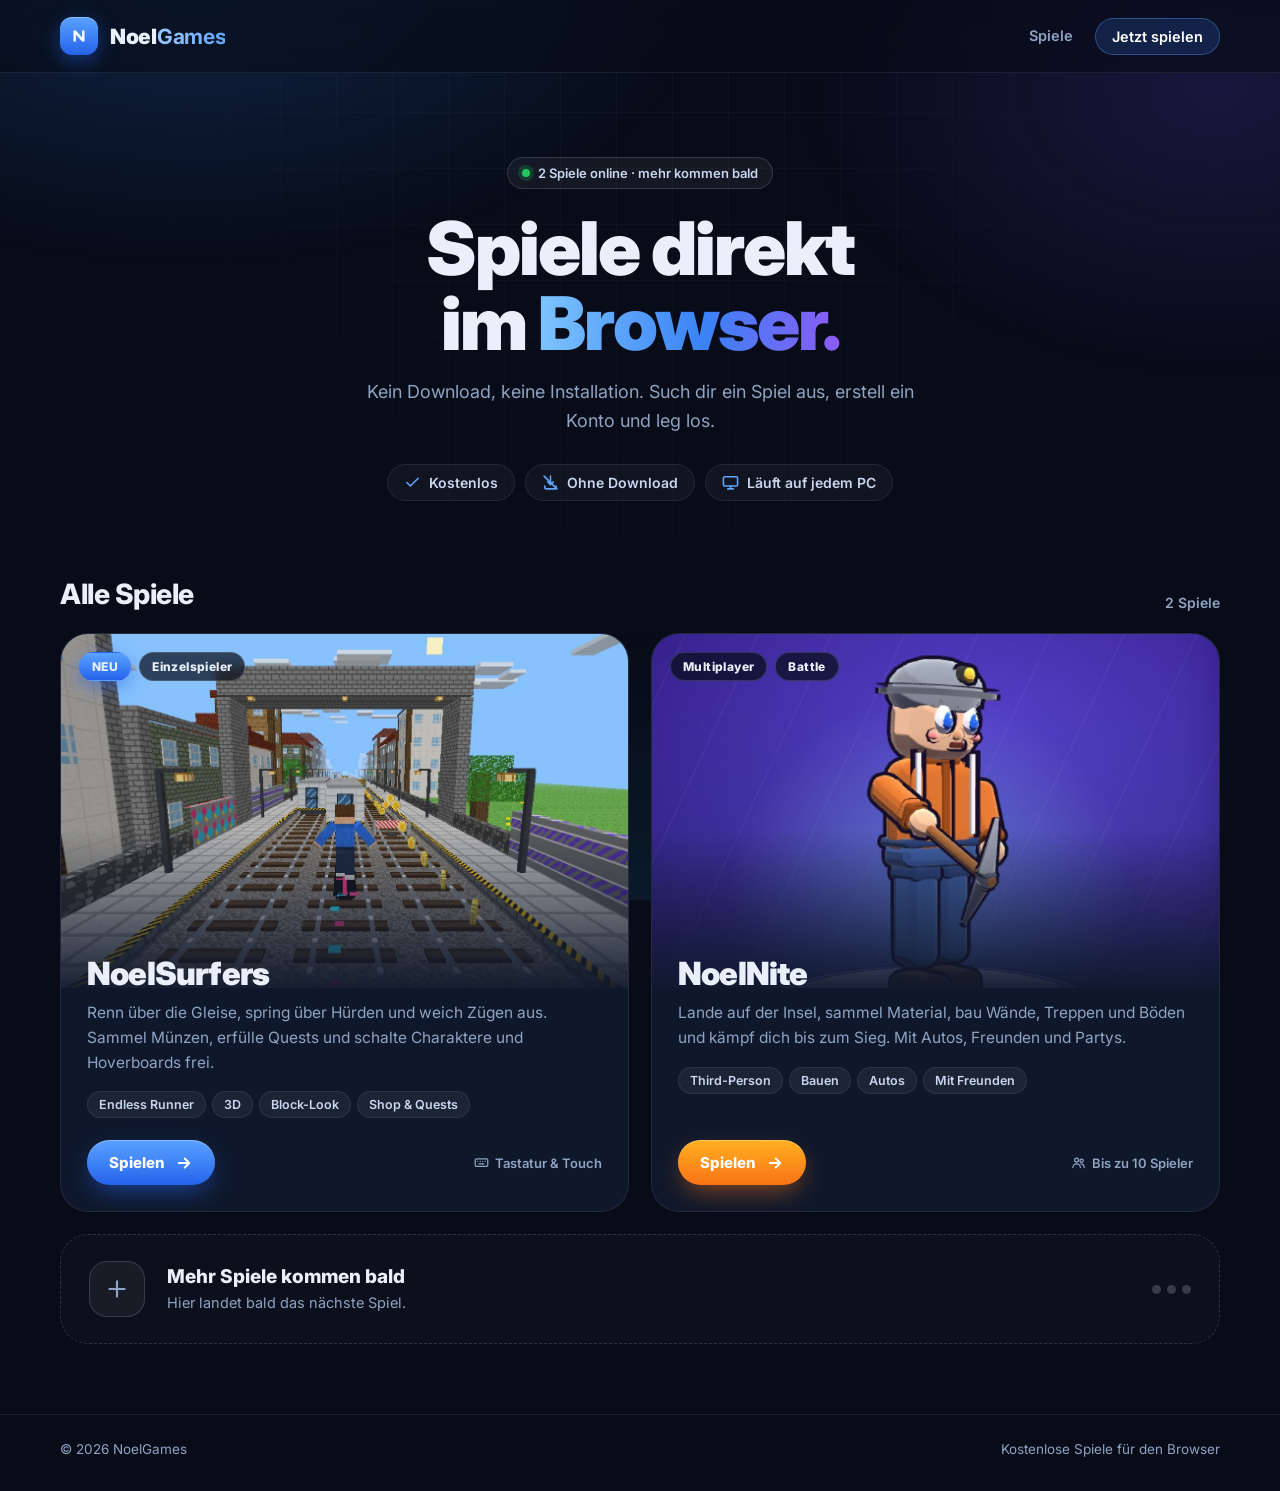
<file: index.html>
<!DOCTYPE html>
<html lang="de">
<head>
<meta charset="utf-8">
<meta name="viewport" content="width=device-width,initial-scale=1">
<title>NoelGames – Spiele direkt im Browser</title>
<meta name="description" content="NoelGames: kostenlose Browser-Spiele ohne Download. Spiel NoelNite und NoelSurfers direkt im Browser.">
<meta name="theme-color" content="#070c18">
<link rel="icon" href="data:image/svg+xml,%3Csvg xmlns='http://www.w3.org/2000/svg' viewBox='0 0 64 64'%3E%3Cdefs%3E%3ClinearGradient id='g' x1='0' y1='0' x2='0' y2='1'%3E%3Cstop offset='0' stop-color='%235aa2ff'/%3E%3Cstop offset='1' stop-color='%232563eb'/%3E%3C/linearGradient%3E%3C/defs%3E%3Crect width='64' height='64' rx='18' fill='url(%23g)'/%3E%3Cpath d='M19 45V19h6l14 16V19h6v26h-6L25 29v16z' fill='white'/%3E%3C/svg%3E">
<link rel="preconnect" href="https://fonts.googleapis.com"><link rel="preconnect" href="https://fonts.gstatic.com" crossorigin>
<link href="https://fonts.googleapis.com/css2?family=Inter:wght@400;500;600;700;800;900&display=swap" rel="stylesheet">
<style>
:root{--bg:#070c18;--card:#0f182b;--line:rgba(255,255,255,.08);--line2:rgba(255,255,255,.14);--text:#eaf0fb;--muted:#8fa3c2;--blue:#3b82f6;--blue2:#60a5fa}
*{box-sizing:border-box;margin:0;padding:0}
html{scroll-behavior:smooth}
body{min-height:100vh;background:var(--bg);color:var(--text);font-family:'Inter',system-ui,-apple-system,'Segoe UI',Roboto,sans-serif;-webkit-font-smoothing:antialiased;overflow-x:hidden}
a{color:inherit;text-decoration:none}
.bg{position:fixed;inset:0;z-index:-1;pointer-events:none;background:
  radial-gradient(900px 520px at 15% -5%,rgba(59,130,246,.22),transparent 60%),
  radial-gradient(700px 480px at 95% 10%,rgba(124,77,255,.16),transparent 60%),
  radial-gradient(800px 600px at 50% 110%,rgba(56,189,248,.10),transparent 60%)}
.bg::after{content:"";position:absolute;inset:0;background-image:linear-gradient(rgba(255,255,255,.035) 1px,transparent 1px),linear-gradient(90deg,rgba(255,255,255,.035) 1px,transparent 1px);background-size:56px 56px;mask:radial-gradient(ellipse at 50% 0%,#000 0,transparent 70%);-webkit-mask:radial-gradient(ellipse at 50% 0%,#000 0,transparent 70%)}
.wrap{width:min(1160px,calc(100% - 40px));margin:0 auto}
/* Kopfzeile */
header{position:sticky;top:0;z-index:10;backdrop-filter:blur(14px);-webkit-backdrop-filter:blur(14px);background:rgba(7,12,24,.62);border-bottom:1px solid var(--line)}
header .wrap{display:flex;align-items:center;gap:20px;height:72px}
.brand{display:flex;align-items:center;gap:12px;font-weight:900;font-size:21px;letter-spacing:-.3px}
.brand .mark{width:38px;height:38px;border-radius:12px;display:grid;place-items:center;background:linear-gradient(180deg,#5aa2ff,#2563eb);box-shadow:0 6px 20px rgba(37,99,235,.45),inset 0 1px 0 rgba(255,255,255,.3)}
.brand b{background:linear-gradient(90deg,#9cc8ff,#60a5fa);-webkit-background-clip:text;background-clip:text;color:transparent}
nav{margin-left:auto;display:flex;gap:6px}
nav a{padding:9px 16px;border-radius:999px;font-weight:600;font-size:14.5px;color:var(--muted);transition:.2s}
nav a:hover{color:#fff;background:rgba(255,255,255,.07)}
nav a.cta{color:#fff;background:rgba(59,130,246,.18);border:1px solid rgba(96,165,250,.35)}
nav a.cta:hover{background:rgba(59,130,246,.32)}
/* Hero */
.hero{padding:84px 0 46px;text-align:center}
.kicker{display:inline-flex;align-items:center;gap:8px;padding:7px 14px;border-radius:999px;background:rgba(255,255,255,.05);border:1px solid var(--line2);font-size:13px;font-weight:600;color:#c9d6ee}
.kicker i{width:8px;height:8px;border-radius:50%;background:#22c55e;box-shadow:0 0 0 4px rgba(34,197,94,.2)}
.hero h1{margin:22px auto 16px;max-width:820px;font-size:clamp(40px,6.4vw,74px);line-height:1.02;font-weight:900;letter-spacing:-2px}
.hero h1 span{background:linear-gradient(90deg,#7cc4ff,#3b82f6 55%,#8b5cf6);-webkit-background-clip:text;background-clip:text;color:transparent}
.hero p{max-width:560px;margin:0 auto;color:var(--muted);font-size:18px;line-height:1.6}
.facts{display:flex;justify-content:center;gap:10px;flex-wrap:wrap;margin-top:28px}
.facts div{display:flex;align-items:center;gap:8px;padding:9px 16px;border-radius:999px;background:rgba(255,255,255,.04);border:1px solid var(--line);font-weight:600;font-size:14px;color:#c9d6ee}
.facts svg{width:17px;height:17px;color:var(--blue2)}
/* Spiele */
.sec{padding:30px 0 70px}
.sechead{display:flex;align-items:end;justify-content:space-between;margin-bottom:22px}
.sechead h2{font-size:28px;font-weight:800;letter-spacing:-.5px}
.sechead span{color:var(--muted);font-size:14px;font-weight:600}
.games{display:grid;grid-template-columns:repeat(2,1fr);gap:22px}
.game{position:relative;display:flex;flex-direction:column;border-radius:28px;background:var(--card);border:1px solid var(--line);overflow:hidden;transition:transform .35s cubic-bezier(.2,.9,.3,1),border-color .3s,box-shadow .35s;isolation:isolate}
.game::before{content:"";position:absolute;inset:-1px;border-radius:inherit;padding:1px;background:linear-gradient(140deg,var(--a),transparent 45%,transparent 60%,var(--b));-webkit-mask:linear-gradient(#000 0 0) content-box,linear-gradient(#000 0 0);-webkit-mask-composite:xor;mask-composite:exclude;opacity:0;transition:opacity .35s;z-index:2;pointer-events:none}
.game:hover{transform:translateY(-6px);box-shadow:0 26px 60px rgba(0,0,0,.45),0 0 0 1px rgba(255,255,255,.04),0 20px 80px -20px var(--glow)}
.game:hover::before{opacity:1}
.shot{position:relative;aspect-ratio:16/10;overflow:hidden;background:#0b1220}
.shot img{width:100%;height:100%;object-fit:cover;display:block;transition:transform .8s cubic-bezier(.2,.9,.3,1)}
.game:hover .shot img{transform:scale(1.06)}
.shot::after{content:"";position:absolute;inset:0;background:linear-gradient(180deg,transparent 55%,rgba(15,24,43,.95))}
.badge{position:absolute;left:18px;top:18px;z-index:1;display:flex;gap:8px}
.badge em{font-style:normal;padding:6px 12px;border-radius:999px;font-size:12px;font-weight:800;letter-spacing:.4px;background:rgba(7,12,24,.7);backdrop-filter:blur(6px);border:1px solid var(--line2)}
.badge em.new{background:linear-gradient(180deg,#5aa2ff,#2563eb);border-color:transparent;box-shadow:0 6px 18px rgba(37,99,235,.5)}
.info{position:relative;padding:0 26px 26px;margin-top:-34px;z-index:1;display:flex;flex-direction:column;flex:1}
.info h3{font-size:32px;font-weight:900;letter-spacing:-.8px}
.info p{color:var(--muted);line-height:1.6;margin:8px 0 16px;font-size:15.5px}
.tags{display:flex;gap:6px;flex-wrap:wrap;margin-bottom:22px}
.tags span{padding:5px 11px;border-radius:999px;background:rgba(255,255,255,.05);border:1px solid var(--line);font-size:12.5px;font-weight:600;color:#c9d6ee}
.play{margin-top:auto;display:flex;align-items:center;justify-content:space-between;gap:12px}
.btn{display:inline-flex;align-items:center;gap:10px;padding:13px 22px;border-radius:999px;font-weight:800;font-size:15px;background:linear-gradient(180deg,var(--a),var(--b));color:#fff;box-shadow:0 10px 26px -6px var(--glow),inset 0 1px 0 rgba(255,255,255,.3);transition:transform .25s,box-shadow .25s}
.btn svg{width:18px;height:18px;transition:transform .25s}
.game:hover .btn{transform:scale(1.03)}
.game:hover .btn svg{transform:translateX(3px)}
.meta{color:var(--muted);font-size:13px;font-weight:600;display:flex;gap:14px}
.meta span{display:flex;align-items:center;gap:6px}
.meta svg{width:15px;height:15px}
.nn{--a:#ffb020;--b:#f97316;--glow:rgba(249,115,22,.55)}
.ns{--a:#5aa2ff;--b:#2563eb;--glow:rgba(37,99,235,.6)}
.soon{grid-column:1/-1;display:flex;align-items:center;gap:22px;padding:26px 28px;border-radius:28px;border:1.5px dashed rgba(255,255,255,.14);background:rgba(255,255,255,.02)}
.soon .ic{width:56px;height:56px;border-radius:18px;display:grid;place-items:center;background:rgba(255,255,255,.05);border:1px solid var(--line2);flex:none}
.soon .ic svg{width:26px;height:26px;color:var(--muted)}
.soon h4{font-size:19px;font-weight:800;margin-bottom:4px}
.soon p{color:var(--muted);font-size:14.5px;line-height:1.5}
.dots{margin-left:auto;display:flex;gap:6px}
.dots i{width:9px;height:9px;border-radius:50%;background:rgba(255,255,255,.18);animation:blink 1.4s ease-in-out infinite}
.dots i:nth-child(2){animation-delay:.2s}.dots i:nth-child(3){animation-delay:.4s}
@keyframes blink{50%{background:var(--blue2)}}
footer{border-top:1px solid var(--line);padding:26px 0 34px;color:var(--muted);font-size:13.5px}
footer .wrap{display:flex;justify-content:space-between;gap:16px;flex-wrap:wrap}
footer a{color:#c9d6ee;font-weight:600}
footer a:hover{color:#fff}
/* Einblenden */
.rv{opacity:0;transform:translateY(18px);transition:opacity .7s ease,transform .7s cubic-bezier(.2,.9,.3,1)}
.rv.in{opacity:1;transform:none}
@media (max-width:820px){
  .games{grid-template-columns:1fr}
  nav a:not(.cta){display:none}
  .hero{padding:56px 0 30px}
  .soon{flex-wrap:wrap}.dots{display:none}
  .info h3{font-size:28px}
}
@media (prefers-reduced-motion:reduce){*{transition:none!important;animation:none!important}.rv{opacity:1;transform:none}}
</style>
</head>
<body>
<div class="bg"></div>
<header>
  <div class="wrap">
    <a class="brand" href="./"><span class="mark"><svg width="22" height="22" viewBox="0 0 24 24" fill="none"><path d="M6 18V6h2.6l6.8 7.6V6H18v12h-2.6L8.6 10.4V18z" fill="#fff"/></svg></span><span>Noel<b>Games</b></span></a>
    <nav>
      <a href="#spiele">Spiele</a>
      <a class="cta" href="noelsurfers/">Jetzt spielen</a>
    </nav>
  </div>
</header>

<main>
  <section class="hero wrap">
    <div class="kicker rv"><i></i>2 Spiele online · mehr kommen bald</div>
    <h1 class="rv">Spiele direkt<br>im <span>Browser.</span></h1>
    <p class="rv">Kein Download, keine Installation. Such dir ein Spiel aus, erstell ein Konto und leg los.</p>
    <div class="facts rv">
      <div><svg viewBox="0 0 24 24" fill="none" stroke="currentColor" stroke-width="2.2" stroke-linecap="round" stroke-linejoin="round"><path d="M20 6 9 17l-5-5"/></svg>Kostenlos</div>
      <div><svg viewBox="0 0 24 24" fill="none" stroke="currentColor" stroke-width="2.2" stroke-linecap="round" stroke-linejoin="round"><path d="M12 3v12m0 0-4-4m4 4 4-4"/><path d="M4 17v2a2 2 0 0 0 2 2h12a2 2 0 0 0 2-2v-2"/><path d="M3 3l18 18"/></svg>Ohne Download</div>
      <div><svg viewBox="0 0 24 24" fill="none" stroke="currentColor" stroke-width="2.2" stroke-linecap="round" stroke-linejoin="round"><rect x="2" y="4" width="20" height="13" rx="2"/><path d="M8 21h8M12 17v4"/></svg>Läuft auf jedem PC</div>
    </div>
  </section>

  <section class="sec wrap" id="spiele">
    <div class="sechead rv"><h2>Alle Spiele</h2><span>2 Spiele</span></div>
    <div class="games">
      <a class="game ns rv" href="noelsurfers/">
        <div class="shot"><img src="assets/noelsurfers.jpg" alt="Screenshot von NoelSurfers: Spieler auf einem Hoverboard zwischen Gleisen und Häusern"><div class="badge"><em class="new">NEU</em><em>Einzelspieler</em></div></div>
        <div class="info">
          <h3>NoelSurfers</h3>
          <p>Renn über die Gleise, spring über Hürden und weich Zügen aus. Sammel Münzen, erfülle Quests und schalte Charaktere und Hoverboards frei.</p>
          <div class="tags"><span>Endless Runner</span><span>3D</span><span>Block-Look</span><span>Shop & Quests</span></div>
          <div class="play"><span class="btn">Spielen <svg viewBox="0 0 24 24" fill="none" stroke="currentColor" stroke-width="2.6" stroke-linecap="round" stroke-linejoin="round"><path d="M5 12h14M13 6l6 6-6 6"/></svg></span><div class="meta"><span><svg viewBox="0 0 24 24" fill="none" stroke="currentColor" stroke-width="2" stroke-linecap="round" stroke-linejoin="round"><rect x="2" y="6" width="20" height="12" rx="2"/><path d="M6 10h.01M10 10h.01M14 10h.01M18 10h.01M8 14h8"/></svg>Tastatur & Touch</span></div></div>
        </div>
      </a>
      <a class="game nn rv" href="noelnite/">
        <div class="shot"><img src="assets/noelnite.jpg" alt="Screenshot von NoelNite: Charakter Flint mit Spitzhacke im Hauptmenü"><div class="badge"><em>Multiplayer</em><em>Battle</em></div></div>
        <div class="info">
          <h3>NoelNite</h3>
          <p>Lande auf der Insel, sammel Material, bau Wände, Treppen und Böden und kämpf dich bis zum Sieg. Mit Autos, Freunden und Partys.</p>
          <div class="tags"><span>Third-Person</span><span>Bauen</span><span>Autos</span><span>Mit Freunden</span></div>
          <div class="play"><span class="btn">Spielen <svg viewBox="0 0 24 24" fill="none" stroke="currentColor" stroke-width="2.6" stroke-linecap="round" stroke-linejoin="round"><path d="M5 12h14M13 6l6 6-6 6"/></svg></span><div class="meta"><span><svg viewBox="0 0 24 24" fill="none" stroke="currentColor" stroke-width="2" stroke-linecap="round" stroke-linejoin="round"><circle cx="9" cy="8" r="3.2"/><path d="M3 20c0-3.3 2.7-6 6-6s6 2.7 6 6"/><circle cx="17" cy="9" r="2.6"/><path d="M16 14.2c2.8.3 5 2.6 5 5.8"/></svg>Bis zu 10 Spieler</span></div></div>
        </div>
      </a>
      <div class="soon rv">
        <div class="ic"><svg viewBox="0 0 24 24" fill="none" stroke="currentColor" stroke-width="2" stroke-linecap="round" stroke-linejoin="round"><path d="M12 5v14M5 12h14"/></svg></div>
        <div><h4>Mehr Spiele kommen bald</h4><p>Hier landet bald das nächste Spiel.</p></div>
        <div class="dots"><i></i><i></i><i></i></div>
      </div>
    </div>
  </section>
</main>

<footer>
  <div class="wrap"><span>© <span id="yr">2026</span> NoelGames</span><span>Kostenlose Spiele für den Browser</span></div>
</footer>
<script>
document.getElementById('yr').textContent = new Date().getFullYear();
const io = 'IntersectionObserver' in window ? new IntersectionObserver(es => es.forEach(e => { if (e.isIntersecting) { e.target.classList.add('in'); io.unobserve(e.target); } }), { threshold: .12 }) : null;
document.querySelectorAll('.rv').forEach((el, i) => { el.style.transitionDelay = (Math.min(i, 6) * 60) + 'ms'; if (io) io.observe(el); else el.classList.add('in'); });
</script>
</body>
</html>
</file>
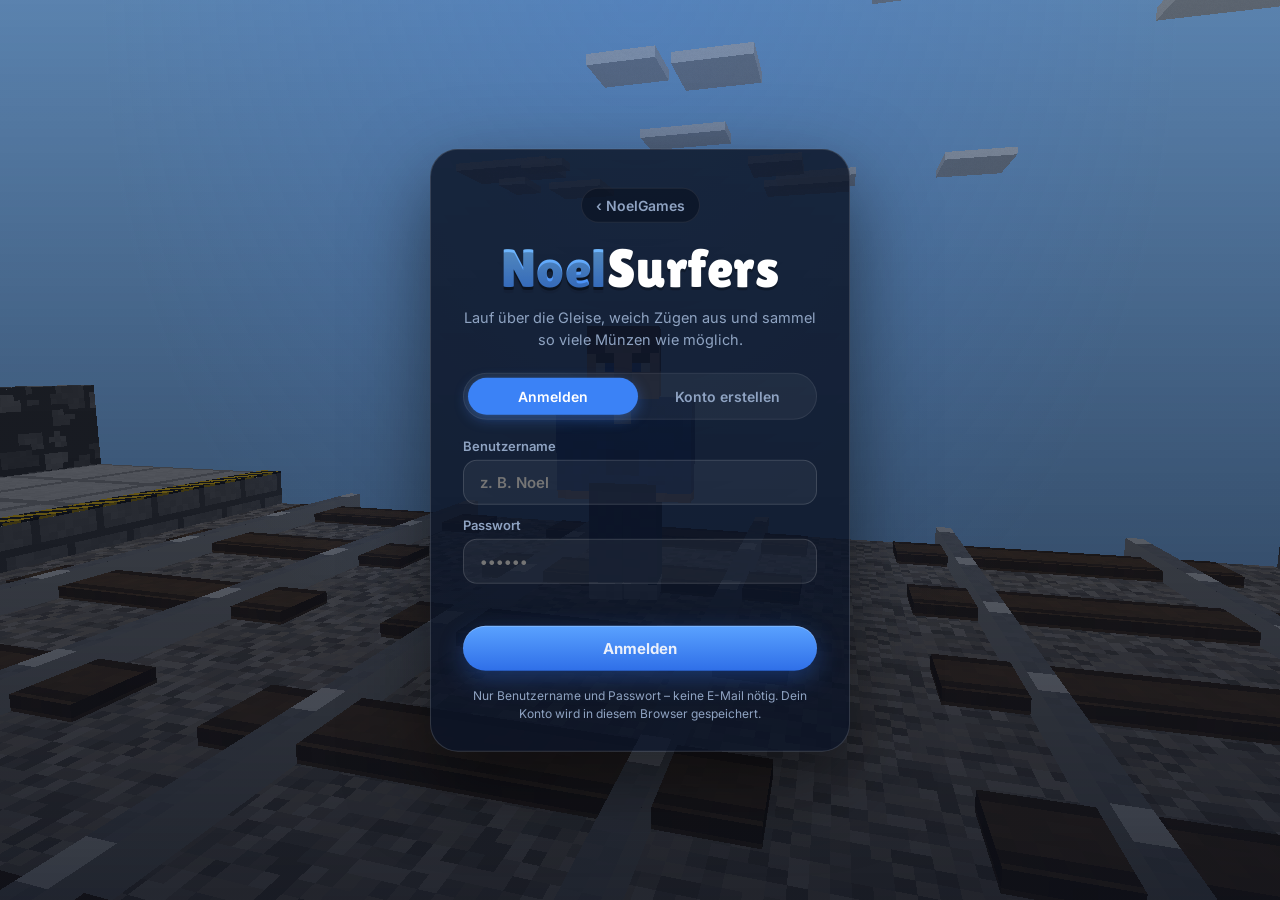
<file: noelsurfers/index.html>
<!DOCTYPE html>
<html lang="de">
<head>
<meta charset="utf-8">
<meta name="viewport" content="width=device-width,initial-scale=1,maximum-scale=1,user-scalable=no">
<title>NoelSurfers</title>
<meta name="theme-color" content="#070c18">
<link rel="icon" href="data:image/svg+xml,%3Csvg xmlns='http://www.w3.org/2000/svg' viewBox='0 0 64 64'%3E%3Crect width='64' height='64' rx='16' fill='%232f6fe8'/%3E%3Cpath d='M18 46V18h6l16 18V18h6v28h-6L24 28v18z' fill='white'/%3E%3C/svg%3E">
<link rel="preconnect" href="https://fonts.googleapis.com"><link rel="preconnect" href="https://fonts.gstatic.com" crossorigin>
<link href="https://fonts.googleapis.com/css2?family=Inter:wght@400;600;700;800&family=Lilita+One&display=swap" rel="stylesheet">
<style>
:root{--bg:#070c18;--card:#101a2e;--card2:#16223a;--line:rgba(255,255,255,.08);--line2:rgba(255,255,255,.14);--blue:#3b82f6;--blue2:#60a5fa;--cyan:#38bdf8;--text:#eaf0fb;--muted:#8fa3c2;--gold:#fbbf24;--red:#f43f5e;--green:#22c55e;--r:20px;--font:'Inter',system-ui,-apple-system,'Segoe UI',Roboto,sans-serif;--disp:'Lilita One','Inter',system-ui,sans-serif}
*{box-sizing:border-box;margin:0;padding:0}
[hidden]{display:none!important}
html,body{width:100%;height:100%;overflow:hidden;background:var(--bg);color:var(--text);font-family:var(--font);-webkit-font-smoothing:antialiased;user-select:none;-webkit-user-select:none;touch-action:none}
button{font:inherit;color:inherit;border:0;background:none;cursor:pointer}
input,select{font:inherit;color:var(--text)}
#gl{position:fixed;inset:0;width:100%;height:100%;display:block}
#pv{display:none}
.screen{position:fixed;inset:0;display:none;pointer-events:none}
.screen.on{display:block}
.screen>*{pointer-events:auto}
.logo{font-family:var(--disp);font-size:28px;letter-spacing:.5px;line-height:1;color:#fff;text-shadow:0 3px 0 rgba(0,0,0,.25)}
.logo span{background:linear-gradient(180deg,#7cc4ff,#3b82f6);-webkit-background-clip:text;background-clip:text;color:transparent;filter:drop-shadow(0 3px 0 rgba(0,0,0,.25))}
.logo.big{font-size:54px}
.backlink{position:absolute;left:22px;top:20px;color:var(--muted);text-decoration:none;font-weight:600;font-size:14px;padding:8px 14px;border-radius:999px;background:rgba(8,14,28,.55);border:1px solid var(--line);transition:.2s}
.backlink:hover{color:#fff;background:rgba(59,130,246,.25);border-color:rgba(96,165,250,.5)}
/* Buttons */
.btn{display:inline-flex;align-items:center;justify-content:center;gap:8px;padding:13px 24px;border-radius:999px;font-weight:700;font-size:15px;transition:transform .15s,box-shadow .2s,background .2s,opacity .2s;white-space:nowrap}
.btn:active{transform:scale(.97)}
.btn.primary{background:linear-gradient(180deg,#5aa2ff,#2f6fe8);box-shadow:0 8px 24px rgba(47,111,232,.35),inset 0 1px 0 rgba(255,255,255,.25)}
.btn.primary:hover{box-shadow:0 10px 30px rgba(47,111,232,.55),inset 0 1px 0 rgba(255,255,255,.3);transform:translateY(-1px)}
.btn.ghost{background:rgba(255,255,255,.06);border:1px solid var(--line2)}
.btn.ghost:hover{background:rgba(255,255,255,.12)}
.btn.gold{background:linear-gradient(180deg,#ffd75e,#f59e0b);color:#3a2300;box-shadow:0 8px 24px rgba(245,158,11,.35)}
.btn.gold:hover{transform:translateY(-1px);box-shadow:0 10px 30px rgba(245,158,11,.55)}
.btn.danger{background:rgba(244,63,94,.15);border:1px solid rgba(244,63,94,.45);color:#ffb4c2}
.btn.danger:hover{background:rgba(244,63,94,.28)}
.btn.small{padding:9px 16px;font-size:13px}
.btn.wide{width:100%}
.btn[disabled]{opacity:.45;pointer-events:none}
.round{width:44px;height:44px;border-radius:50%;display:grid;place-items:center;background:rgba(8,14,28,.6);border:1px solid var(--line2);font-size:16px;transition:.2s}
.round:hover{background:rgba(59,130,246,.35)}
kbd{display:inline-block;min-width:22px;padding:2px 6px;border-radius:7px;background:rgba(255,255,255,.1);border:1px solid var(--line2);font:600 11px var(--font);text-align:center;color:#dbe6ff}
/* Icons */
.ic{display:inline-block;width:18px;height:18px;flex:none;vertical-align:-3px}
.ic.coin{border-radius:50%;background:radial-gradient(circle at 35% 30%,#fff6b0 0 18%,#ffd23a 35%,#e8a300 70%,#b77800 100%);box-shadow:inset 0 0 0 2px rgba(150,90,0,.45)}
.ic.scoin{border-radius:50%;background:radial-gradient(circle at 35% 30%,#fff 0 15%,#c7a6ff 35%,#7c4dff 70%,#3b1fa8 100%);box-shadow:0 0 12px #9b6bff,inset 0 0 0 2px rgba(255,255,255,.4)}
.ic.key{background:#5ee3f0;-webkit-mask:url("data:image/svg+xml,%3Csvg xmlns='http://www.w3.org/2000/svg' viewBox='0 0 24 24'%3E%3Cpath d='M14 2a6 6 0 0 0-5.7 7.9L2 16.2V22h5v-3h3v-3h2.3l1-1A6 6 0 1 0 14 2zm2 6a2 2 0 1 1 0-4 2 2 0 0 1 0 4z'/%3E%3C/svg%3E") center/contain no-repeat;mask:url("data:image/svg+xml,%3Csvg xmlns='http://www.w3.org/2000/svg' viewBox='0 0 24 24'%3E%3Cpath d='M14 2a6 6 0 0 0-5.7 7.9L2 16.2V22h5v-3h3v-3h2.3l1-1A6 6 0 1 0 14 2zm2 6a2 2 0 1 1 0-4 2 2 0 0 1 0 4z'/%3E%3C/svg%3E") center/contain no-repeat}
.ic.board{background:linear-gradient(90deg,#60a5fa,#a78bfa);-webkit-mask:url("data:image/svg+xml,%3Csvg xmlns='http://www.w3.org/2000/svg' viewBox='0 0 24 24'%3E%3Crect x='1' y='8' width='22' height='6' rx='3'/%3E%3Ccircle cx='6' cy='17.5' r='2'/%3E%3Ccircle cx='18' cy='17.5' r='2'/%3E%3C/svg%3E") center/contain no-repeat;mask:url("data:image/svg+xml,%3Csvg xmlns='http://www.w3.org/2000/svg' viewBox='0 0 24 24'%3E%3Crect x='1' y='8' width='22' height='6' rx='3'/%3E%3Ccircle cx='6' cy='17.5' r='2'/%3E%3Ccircle cx='18' cy='17.5' r='2'/%3E%3C/svg%3E") center/contain no-repeat}
.mi{display:inline-block;width:22px;height:22px;background:currentColor;-webkit-mask:var(--m) center/contain no-repeat;mask:var(--m) center/contain no-repeat}
.mi.shop{--m:url("data:image/svg+xml,%3Csvg xmlns='http://www.w3.org/2000/svg' viewBox='0 0 24 24' fill='none' stroke='black' stroke-width='2' stroke-linecap='round' stroke-linejoin='round'%3E%3Cpath d='M3 9l1.5-5h15L21 9'/%3E%3Cpath d='M3 9h18v2a3 3 0 0 1-6 0 3 3 0 0 1-6 0 3 3 0 0 1-6 0z'/%3E%3Cpath d='M5 12v8h14v-8'/%3E%3C/svg%3E")}
.mi.quest{--m:url("data:image/svg+xml,%3Csvg xmlns='http://www.w3.org/2000/svg' viewBox='0 0 24 24' fill='none' stroke='black' stroke-width='2' stroke-linecap='round' stroke-linejoin='round'%3E%3Cpath d='M9 11l3 3 8-8'/%3E%3Cpath d='M20 12v7a2 2 0 0 1-2 2H6a2 2 0 0 1-2-2V5a2 2 0 0 1 2-2h9'/%3E%3C/svg%3E")}
.mi.trophy{--m:url("data:image/svg+xml,%3Csvg xmlns='http://www.w3.org/2000/svg' viewBox='0 0 24 24' fill='none' stroke='black' stroke-width='2' stroke-linecap='round' stroke-linejoin='round'%3E%3Cpath d='M8 21h8M12 17v4M7 4h10v5a5 5 0 0 1-10 0z'/%3E%3Cpath d='M17 5h3v2a3 3 0 0 1-3 3M7 5H4v2a3 3 0 0 0 3 3'/%3E%3C/svg%3E")}
.mi.gear{--m:url("data:image/svg+xml,%3Csvg xmlns='http://www.w3.org/2000/svg' viewBox='0 0 24 24' fill='none' stroke='black' stroke-width='2' stroke-linecap='round' stroke-linejoin='round'%3E%3Ccircle cx='12' cy='12' r='3'/%3E%3Cpath d='M19.4 15a1.7 1.7 0 0 0 .3 1.8l.1.1a2 2 0 1 1-2.8 2.8l-.1-.1a1.7 1.7 0 0 0-1.8-.3 1.7 1.7 0 0 0-1 1.5V21a2 2 0 1 1-4 0v-.1a1.7 1.7 0 0 0-1.1-1.5 1.7 1.7 0 0 0-1.8.3l-.1.1a2 2 0 1 1-2.8-2.8l.1-.1a1.7 1.7 0 0 0 .3-1.8 1.7 1.7 0 0 0-1.5-1H3a2 2 0 1 1 0-4h.1a1.7 1.7 0 0 0 1.5-1.1 1.7 1.7 0 0 0-.3-1.8l-.1-.1a2 2 0 1 1 2.8-2.8l.1.1a1.7 1.7 0 0 0 1.8.3H9a1.7 1.7 0 0 0 1-1.5V3a2 2 0 1 1 4 0v.1a1.7 1.7 0 0 0 1 1.5 1.7 1.7 0 0 0 1.8-.3l.1-.1a2 2 0 1 1 2.8 2.8l-.1.1a1.7 1.7 0 0 0-.3 1.8V9a1.7 1.7 0 0 0 1.5 1H21a2 2 0 1 1 0 4h-.1a1.7 1.7 0 0 0-1.5 1z'/%3E%3C/svg%3E")}
.mi.shield{--m:url("data:image/svg+xml,%3Csvg xmlns='http://www.w3.org/2000/svg' viewBox='0 0 24 24' fill='none' stroke='black' stroke-width='2' stroke-linecap='round' stroke-linejoin='round'%3E%3Cpath d='M12 22s8-4 8-10V5l-8-3-8 3v7c0 6 8 10 8 10z'/%3E%3C/svg%3E")}
.mi.pause{--m:url("data:image/svg+xml,%3Csvg xmlns='http://www.w3.org/2000/svg' viewBox='0 0 24 24'%3E%3Crect x='6' y='4' width='4' height='16' rx='1.5'/%3E%3Crect x='14' y='4' width='4' height='16' rx='1.5'/%3E%3C/svg%3E")}
/* Boot */
.boot{position:fixed;inset:0;z-index:50;display:grid;place-items:center;align-content:center;gap:22px;background:radial-gradient(ellipse at 50% 30%,#13254a,#070c18 70%);transition:opacity .5s}
.boot .logo{font-size:56px}
.boot .bar{width:220px;height:6px;border-radius:9px;background:rgba(255,255,255,.08);overflow:hidden}
.boot .bar i{display:block;height:100%;width:40%;border-radius:9px;background:linear-gradient(90deg,#3b82f6,#7cc4ff);animation:load 1s ease-in-out infinite}
@keyframes load{0%{transform:translateX(-100%)}100%{transform:translateX(260%)}}
.boot.hide{opacity:0;pointer-events:none}
.nogl{position:fixed;inset:0;z-index:60;display:none;place-items:center;text-align:center;padding:30px;background:var(--bg)}
.nogl h2{margin-bottom:10px}
/* Auth */
#auth{background:radial-gradient(ellipse at 50% 0%,rgba(59,130,246,.18),transparent 60%),linear-gradient(180deg,rgba(7,12,24,.35),rgba(7,12,24,.8))}
.authcard{position:absolute;left:50%;top:50%;transform:translate(-50%,-50%);width:min(420px,calc(100% - 32px));padding:38px 32px 28px;border-radius:28px;background:rgba(12,20,38,.82);border:1px solid var(--line2);box-shadow:0 30px 80px rgba(0,0,0,.5);text-align:center}
.authcard .backlink{position:static;display:inline-block;margin-bottom:18px}
.authcard .sub{color:var(--muted);margin:12px 0 22px;font-size:14.5px;line-height:1.5}
.seg{display:flex;gap:4px;padding:4px;border-radius:999px;background:rgba(255,255,255,.05);border:1px solid var(--line);margin-bottom:18px}
.seg button{flex:1;padding:10px;border-radius:999px;font-weight:600;font-size:14px;color:var(--muted);transition:.2s}
.seg button.on{background:var(--blue);color:#fff;box-shadow:0 4px 14px rgba(59,130,246,.4)}
form label{display:block;text-align:left;font-size:13px;font-weight:600;color:var(--muted);margin-bottom:12px}
form input,.field input,.field select,.field textarea{display:block;width:100%;margin-top:6px;padding:12px 16px;border-radius:14px;background:rgba(255,255,255,.05);border:1px solid var(--line2);outline:none;transition:.2s;font-size:15px}
form input:focus,.field input:focus,.field select:focus{border-color:var(--blue2);background:rgba(59,130,246,.08);box-shadow:0 0 0 3px rgba(59,130,246,.18)}
.err{min-height:20px;color:#ff8da1;font-size:13px;margin:4px 0 10px}
.note{display:block;color:var(--muted);font-size:12px;margin-top:16px;line-height:1.5}
/* Home */
.topbar{position:absolute;left:0;right:0;top:0;height:84px;display:flex;align-items:center;justify-content:center;background:linear-gradient(180deg,rgba(7,12,24,.65),transparent);pointer-events:none}
.topbar>*{pointer-events:auto}
.topbar .backlink{top:22px}
.wallet{position:absolute;right:22px;top:20px;display:flex;gap:8px}
.wallet.sm{position:static}
.pill{display:flex;align-items:center;gap:8px;padding:8px 14px 8px 10px;border-radius:999px;background:rgba(8,14,28,.62);border:1px solid var(--line2);font-weight:700;font-size:14px;min-width:64px}
.freeBanner{position:absolute;left:50%;top:86px;transform:translateX(-50%);display:flex;align-items:center;gap:10px;padding:9px 18px;border-radius:999px;background:linear-gradient(90deg,rgba(124,77,255,.9),rgba(59,130,246,.9));font-weight:800;font-size:13px;letter-spacing:.6px;box-shadow:0 8px 30px rgba(124,77,255,.45);animation:pulse 2s ease-in-out infinite}
.freeBanner b{font-variant-numeric:tabular-nums;background:rgba(0,0,0,.25);padding:2px 10px;border-radius:999px}
@keyframes pulse{50%{box-shadow:0 8px 40px rgba(124,77,255,.75)}}
.menuL{position:absolute;left:22px;top:50%;transform:translateY(-50%);display:flex;flex-direction:column;gap:10px}
.side{position:relative;display:flex;align-items:center;gap:12px;min-width:190px;padding:13px 20px 13px 16px;border-radius:999px;background:rgba(10,18,34,.72);border:1px solid var(--line2);font-weight:700;font-size:15px;transition:transform .2s,background .2s,border-color .2s;text-align:left}
.side:hover{transform:translateX(4px);background:rgba(59,130,246,.28);border-color:rgba(96,165,250,.6)}
.side .mi{color:var(--blue2)}
.side.admin .mi{color:#fbbf24}
.side.admin{border-color:rgba(251,191,36,.35)}
.dot{position:absolute;right:16px;width:10px;height:10px;border-radius:50%;background:var(--red);box-shadow:0 0 0 3px rgba(244,63,94,.25)}
.menuR{position:absolute;right:22px;top:50%;transform:translateY(-50%);width:270px;padding:18px;border-radius:24px;background:rgba(10,18,34,.72);border:1px solid var(--line2);display:flex;flex-direction:column;gap:14px}
.profile{display:flex;align-items:center;gap:12px}
.avatar{width:52px;height:52px;border-radius:16px;background:var(--card2) center/cover;border:1px solid var(--line2);image-rendering:pixelated}
.pname{font-weight:800;font-size:17px}
.psub{color:var(--muted);font-size:13px}
.stats{display:grid;grid-template-columns:1fr 1fr;gap:8px}
.stats div{padding:10px 12px;border-radius:14px;background:rgba(255,255,255,.04);border:1px solid var(--line)}
.stats small{display:block;color:var(--muted);font-size:11px;font-weight:600;text-transform:uppercase;letter-spacing:.5px}
.stats b{font-size:18px;font-variant-numeric:tabular-nums}
.news{font-size:13px;color:#c9d6ee;line-height:1.5;padding:12px 14px;border-radius:14px;background:rgba(59,130,246,.1);border:1px solid rgba(96,165,250,.25)}
.news:empty{display:none}
.playwrap{position:absolute;left:50%;bottom:34px;transform:translateX(-50%);display:flex;flex-direction:column;align-items:center;gap:12px}
.btn.play{font-family:var(--disp);font-size:30px;letter-spacing:1px;padding:16px 64px;background:linear-gradient(180deg,#5aa2ff,#2563eb);box-shadow:0 12px 40px rgba(37,99,235,.5),inset 0 1px 0 rgba(255,255,255,.3),inset 0 -4px 0 rgba(0,0,0,.18);font-weight:400}
.btn.play:hover{transform:translateY(-2px) scale(1.02);box-shadow:0 16px 50px rgba(37,99,235,.7),inset 0 1px 0 rgba(255,255,255,.3),inset 0 -4px 0 rgba(0,0,0,.18)}
.keys{color:#c3d1ea;font-size:12px;padding:7px 14px;border-radius:999px;background:rgba(8,14,28,.55);display:flex;gap:5px;align-items:center;flex-wrap:wrap;justify-content:center}
/* HUD */
.hudL{position:absolute;left:18px;top:18px}
.hudR{position:absolute;right:18px;top:16px;display:flex;flex-direction:column;align-items:flex-end;gap:8px}
.scoreBox{display:flex;align-items:center;gap:10px;padding:8px 18px 8px 8px;border-radius:999px;background:rgba(8,14,28,.6);border:1px solid var(--line2)}
.scoreBox b{font-family:var(--disp);font-size:30px;font-weight:400;font-variant-numeric:tabular-nums;min-width:90px;text-align:right}
.mult{padding:4px 11px;border-radius:999px;background:linear-gradient(180deg,#5aa2ff,#2f6fe8);font-weight:800;font-size:14px}
.mult.x2{background:linear-gradient(180deg,#c084fc,#7c3aed);box-shadow:0 0 18px rgba(176,100,255,.7)}
.coinBox{display:flex;align-items:center;gap:8px;padding:7px 16px 7px 10px;border-radius:999px;background:rgba(8,14,28,.6);border:1px solid var(--line2);font-weight:800;font-size:18px;font-variant-numeric:tabular-nums}
.coinBox .ic{width:20px;height:20px}
.powers{position:absolute;left:18px;top:76px;display:flex;flex-direction:column;gap:8px}
.pw{display:flex;align-items:center;gap:10px;padding:7px 12px 7px 8px;border-radius:999px;background:rgba(8,14,28,.62);border:1px solid var(--line2);font-weight:700;font-size:13px;min-width:170px}
.pw i{width:22px;height:22px;border-radius:50%;flex:none}
.pw .bar{flex:1;height:6px;border-radius:9px;background:rgba(255,255,255,.12);overflow:hidden}
.pw .bar u{display:block;height:100%;border-radius:9px}
.boardBtn{position:absolute;right:20px;bottom:24px;display:flex;align-items:center;gap:10px;padding:12px 18px;border-radius:999px;background:rgba(8,14,28,.66);border:1px solid var(--line2);font-weight:800;font-size:17px;transition:.2s}
.boardBtn .ic{width:28px;height:28px}
.boardBtn:hover{background:rgba(59,130,246,.35)}
.boardBtn.active{border-color:#7fd0ff;box-shadow:0 0 22px rgba(127,208,255,.5)}
.startItems{position:absolute;left:50%;bottom:28px;transform:translateX(-50%);display:flex;gap:10px}
.startItems .btn{animation:pop .4s ease}
@keyframes pop{0%{transform:scale(.6);opacity:0}100%{transform:scale(1);opacity:1}}
.fps{position:absolute;left:72px;top:28px;font:600 11px var(--font);color:#9fb3d6}
#toasts{position:fixed;left:50%;top:84px;transform:translateX(-50%);display:flex;flex-direction:column;align-items:center;gap:8px;z-index:30;pointer-events:none}
.toast{padding:9px 18px;border-radius:999px;background:rgba(8,14,28,.82);border:1px solid var(--c,#60a5fa);color:#fff;font-weight:800;font-size:14px;box-shadow:0 6px 24px rgba(0,0,0,.35),0 0 18px color-mix(in srgb,var(--c,#60a5fa) 45%,transparent);animation:toast 2.2s ease forwards}
@keyframes toast{0%{opacity:0;transform:translateY(-8px) scale(.9)}10%{opacity:1;transform:none}80%{opacity:1}100%{opacity:0;transform:translateY(-6px)}}
/* Overlays */
.overlay{position:fixed;inset:0;z-index:20;display:none;place-items:center;background:rgba(4,8,18,.55)}
.overlay.on{display:grid;animation:fade .2s ease}
@keyframes fade{from{opacity:0}}
.modal{width:min(380px,calc(100% - 32px));padding:28px;border-radius:26px;background:rgba(12,20,38,.94);border:1px solid var(--line2);box-shadow:0 30px 80px rgba(0,0,0,.55);display:flex;flex-direction:column;gap:10px;animation:rise .3s cubic-bezier(.2,1.3,.4,1)}
@keyframes rise{from{transform:translateY(20px) scale(.96);opacity:0}}
.modal h2{font-family:var(--disp);font-weight:400;font-size:32px;text-align:center;margin-bottom:6px}
.modal.center{align-items:center;text-align:center}
.ring{position:relative;width:120px;height:120px;margin:4px 0 10px}
.ring svg{width:100%;height:100%;transform:rotate(-90deg)}
.ring circle{fill:none;stroke-width:8}
.ring .bg{stroke:rgba(255,255,255,.08)}
.ring .fg{stroke:#5ee3f0;stroke-linecap:round;stroke-dasharray:276.5;transition:stroke-dashoffset .1s linear}
.ring b{position:absolute;inset:0;display:grid;place-items:center;font-family:var(--disp);font-size:44px;font-weight:400}
.modal.res{width:min(440px,calc(100% - 32px))}
.resHead{display:flex;align-items:center;justify-content:center;gap:10px;color:var(--muted);font-weight:700;text-transform:uppercase;letter-spacing:1px;font-size:13px}
.resHead em{font-style:normal;color:#3a2300;background:linear-gradient(180deg,#ffd75e,#f59e0b);padding:3px 10px;border-radius:999px;letter-spacing:.4px;animation:pop .5s ease}
.resScore{font-family:var(--disp);font-size:64px;text-align:center;line-height:1.1;background:linear-gradient(180deg,#fff,#9ccbff);-webkit-background-clip:text;background-clip:text;color:transparent}
.resGrid{display:grid;grid-template-columns:repeat(3,1fr);gap:8px;margin:6px 0}
.resGrid div{padding:12px;border-radius:16px;background:rgba(255,255,255,.04);border:1px solid var(--line);text-align:center}
.resGrid small{display:block;color:var(--muted);font-size:11px;font-weight:700;text-transform:uppercase;letter-spacing:.5px;margin-bottom:4px}
.resGrid b{display:flex;align-items:center;justify-content:center;gap:6px;font-size:18px}
#resQuests:empty{display:none}
#resQuests{display:flex;flex-direction:column;gap:6px;padding:12px;border-radius:16px;background:rgba(34,197,94,.08);border:1px solid rgba(34,197,94,.3);font-size:13px;font-weight:600}
#resQuests .up{color:#c4b5fd}
.row2{display:grid;grid-template-columns:1fr 1fr;gap:10px;margin-top:6px}
/* Panel */
.overlay.pan{background:rgba(4,8,18,.6)}
.panel{width:min(1120px,calc(100% - 28px));height:min(760px,calc(100% - 28px));border-radius:28px;background:linear-gradient(180deg,#0f1930,#0a1222);border:1px solid var(--line2);box-shadow:0 30px 90px rgba(0,0,0,.6);display:flex;flex-direction:column;overflow:hidden;animation:rise .3s cubic-bezier(.2,1.2,.4,1)}
.panel>header{display:flex;align-items:center;gap:14px;padding:18px 20px 14px 26px;border-bottom:1px solid var(--line)}
.panel>header h2{font-family:var(--disp);font-weight:400;font-size:30px;flex:1}
.panBody{flex:1;overflow:auto;padding:20px 26px 26px}
.panBody::-webkit-scrollbar{width:10px}.panBody::-webkit-scrollbar-thumb{background:rgba(255,255,255,.12);border-radius:9px;border:3px solid transparent;background-clip:padding-box}
.tabs{display:flex;gap:6px;flex-wrap:wrap;margin-bottom:18px}
.tabs button{padding:9px 16px;border-radius:999px;font-weight:700;font-size:14px;color:var(--muted);background:rgba(255,255,255,.04);border:1px solid var(--line);transition:.2s}
.tabs button:hover{color:#fff;border-color:var(--line2)}
.tabs button.on{background:var(--blue);color:#fff;border-color:transparent;box-shadow:0 4px 14px rgba(59,130,246,.35)}
/* Shop */
.shop{display:grid;grid-template-columns:330px 1fr;gap:22px;height:100%}
.shopPrev{position:sticky;top:0;align-self:start;padding:16px;border-radius:24px;background:radial-gradient(ellipse at 50% 35%,rgba(59,130,246,.22),rgba(255,255,255,.02) 70%);border:1px solid var(--line);display:flex;flex-direction:column;align-items:center;gap:10px}
.shopPrev .pvHost{width:100%;aspect-ratio:6/7;display:grid;place-items:center}
.pvHost canvas{display:block!important;width:100%;height:100%}
.shopPrev h3{font-size:22px;font-weight:800}
.rar{display:inline-block;padding:3px 10px;border-radius:999px;font-size:11px;font-weight:800;letter-spacing:.5px;text-transform:uppercase;background:color-mix(in srgb,var(--rc) 22%,transparent);color:var(--rc);border:1px solid color-mix(in srgb,var(--rc) 50%,transparent)}
.abil{color:var(--muted);font-size:13px;text-align:center;min-height:18px}
.grid{display:grid;grid-template-columns:repeat(auto-fill,minmax(150px,1fr));gap:12px}
.card{position:relative;padding:10px 10px 12px;border-radius:20px;background:var(--card);border:1px solid var(--line);text-align:center;transition:transform .2s,border-color .2s,box-shadow .2s;cursor:pointer;overflow:hidden}
.card::before{content:"";position:absolute;inset:0;background:radial-gradient(ellipse at 50% 30%,color-mix(in srgb,var(--rc) 22%,transparent),transparent 65%);pointer-events:none}
.card:hover{transform:translateY(-3px);border-color:color-mix(in srgb,var(--rc) 60%,transparent);box-shadow:0 10px 30px rgba(0,0,0,.35)}
.card.sel{border-color:var(--blue2);box-shadow:0 0 0 2px rgba(96,165,250,.5)}
.card img{position:relative;width:100%;aspect-ratio:1;object-fit:contain;image-rendering:auto}
.card .nm{position:relative;font-weight:800;font-size:14px;margin:2px 0 6px}
.price{position:relative;display:inline-flex;align-items:center;gap:6px;font-weight:800;font-size:14px}
.price s{color:var(--muted);font-weight:600;font-size:12px}
.price .free{color:#c4b5fd}
.tag{position:relative;display:inline-block;padding:3px 10px;border-radius:999px;font-size:12px;font-weight:800;background:rgba(255,255,255,.08);color:var(--muted)}
.tag.eq{background:rgba(59,130,246,.22);color:#9cc8ff}
.rows{display:flex;flex-direction:column;gap:10px}
.rowc{display:flex;align-items:center;gap:16px;padding:14px 16px;border-radius:20px;background:var(--card);border:1px solid var(--line)}
.rowc img{width:64px;height:64px;flex:none}
.rowc .grow{flex:1;min-width:0}
.rowc h4{font-size:16px;font-weight:800;margin-bottom:3px}
.rowc p{color:var(--muted);font-size:13px}
.lv{display:flex;gap:4px;margin-top:8px}
.lv i{width:26px;height:7px;border-radius:9px;background:rgba(255,255,255,.1)}
.lv i.on{background:linear-gradient(90deg,#5aa2ff,#7cc4ff)}
.own{color:var(--muted);font-size:12px;font-weight:600}
.codeBox{max-width:460px;padding:22px;border-radius:22px;background:var(--card);border:1px solid var(--line)}
.codeBox .r{display:flex;gap:8px;margin-top:12px}
.codeBox input{flex:1;padding:12px 16px;border-radius:999px;background:rgba(255,255,255,.05);border:1px solid var(--line2);outline:none;font-size:16px;letter-spacing:2px;font-weight:700}
.freeInfo{margin-bottom:16px;padding:12px 16px;border-radius:16px;background:linear-gradient(90deg,rgba(124,77,255,.25),rgba(59,130,246,.18));border:1px solid rgba(167,139,250,.45);font-weight:700;display:flex;align-items:center;gap:10px}
/* Quests */
.qsec{margin-bottom:24px}
.qsec h3{font-size:13px;color:var(--muted);text-transform:uppercase;letter-spacing:.8px;margin-bottom:10px;font-weight:800}
.qcard{display:flex;align-items:center;gap:14px;padding:16px;border-radius:20px;background:var(--card);border:1px solid var(--line);margin-bottom:10px}
.qcard.done{border-color:rgba(34,197,94,.45)}
.qcard .grow{flex:1}
.qcard h4{font-size:15px;margin-bottom:8px}
.pbar{height:8px;border-radius:9px;background:rgba(255,255,255,.08);overflow:hidden}
.pbar u{display:block;height:100%;border-radius:9px;background:linear-gradient(90deg,#3b82f6,#7cc4ff);transition:width .4s}
.qcard.done .pbar u{background:linear-gradient(90deg,#16a34a,#4ade80)}
.qmeta{display:flex;justify-content:space-between;color:var(--muted);font-size:12px;margin-top:6px;font-weight:600}
.daily{display:grid;grid-template-columns:repeat(7,1fr);gap:8px}
.daily div{padding:12px 6px;border-radius:16px;background:var(--card);border:1px solid var(--line);text-align:center;font-size:12px;color:var(--muted);font-weight:700}
.daily div b{display:flex;align-items:center;justify-content:center;gap:4px;color:#fff;font-size:14px;margin-top:4px}
.daily div.got{border-color:rgba(34,197,94,.45);background:rgba(34,197,94,.08)}
.daily div.now{border-color:var(--gold);box-shadow:0 0 0 2px rgba(251,191,36,.3)}
.multBig{display:flex;align-items:center;gap:16px;padding:16px;border-radius:20px;background:linear-gradient(90deg,rgba(59,130,246,.18),rgba(255,255,255,.02));border:1px solid rgba(96,165,250,.3);margin-bottom:10px}
.multBig b{font-family:var(--disp);font-size:44px;font-weight:400;color:#9cc8ff}
/* Tabelle */
table{width:100%;border-collapse:separate;border-spacing:0 6px}
th{color:var(--muted);font-size:12px;text-transform:uppercase;letter-spacing:.6px;text-align:left;padding:4px 12px;font-weight:800}
td{padding:12px;background:var(--card);font-weight:600;font-size:14px}
td:first-child{border-radius:14px 0 0 14px}td:last-child{border-radius:0 14px 14px 0}
tr.me td{background:rgba(59,130,246,.18)}
.rank{display:inline-grid;place-items:center;width:28px;height:28px;border-radius:50%;background:rgba(255,255,255,.08);font-weight:800}
tr:nth-child(1) .rank{background:linear-gradient(180deg,#ffd75e,#f59e0b);color:#3a2300}
tr:nth-child(2) .rank{background:linear-gradient(180deg,#e5e7eb,#9ca3af);color:#1f2937}
tr:nth-child(3) .rank{background:linear-gradient(180deg,#f0b27a,#b8641f);color:#2a1300}
/* Einstellungen / Admin Felder */
.fgrid{display:grid;grid-template-columns:repeat(auto-fill,minmax(260px,1fr));gap:12px}
.field{padding:14px 16px;border-radius:18px;background:var(--card);border:1px solid var(--line)}
.field>span{display:flex;justify-content:space-between;font-weight:700;font-size:14px}
.field>span em{font-style:normal;color:var(--blue2);font-variant-numeric:tabular-nums}
.field small{display:block;color:var(--muted);font-size:12px;margin-top:4px;line-height:1.4}
.field input[type=range]{padding:0;margin-top:12px;height:6px;-webkit-appearance:none;appearance:none;background:rgba(255,255,255,.1);border:0;border-radius:9px}
.field input[type=range]::-webkit-slider-thumb{-webkit-appearance:none;width:20px;height:20px;border-radius:50%;background:#fff;box-shadow:0 0 0 4px rgba(59,130,246,.5);cursor:pointer}
.field input[type=range]::-moz-range-thumb{width:20px;height:20px;border-radius:50%;background:#fff;border:0;box-shadow:0 0 0 4px rgba(59,130,246,.5)}
.field input[type=color]{height:42px;padding:4px;cursor:pointer}
.field textarea{min-height:80px;resize:vertical;font-size:14px}
.seg.small{margin:10px 0 0}
.seg.small button{padding:8px;font-size:13px}
.switch{position:relative;width:46px;height:26px;border-radius:999px;background:rgba(255,255,255,.12);transition:.2s;flex:none}
.switch::after{content:"";position:absolute;left:3px;top:3px;width:20px;height:20px;border-radius:50%;background:#fff;transition:.2s}
.switch.on{background:var(--blue)}
.switch.on::after{left:23px}
.tline{display:flex;align-items:center;justify-content:space-between;gap:10px}
.h3{font-size:13px;color:var(--muted);text-transform:uppercase;letter-spacing:.8px;margin:22px 0 10px;font-weight:800}
.h3:first-child{margin-top:0}
.atable td{padding:8px 10px;font-size:13px}
.atable input{width:90px;padding:7px 10px;border-radius:10px;background:rgba(255,255,255,.05);border:1px solid var(--line2);outline:none}
.atable input.w{width:160px}
.atable select{padding:7px 10px;border-radius:10px;background:#16223a;border:1px solid var(--line2)}
.ed{display:grid;grid-template-columns:300px 1fr;gap:20px}
.edPrev{padding:14px;border-radius:22px;background:radial-gradient(ellipse at 50% 35%,rgba(59,130,246,.22),rgba(255,255,255,.02) 70%);border:1px solid var(--line);align-self:start;position:sticky;top:0}
.edPrev .pvHost{width:100%;aspect-ratio:6/7}
.chips{display:flex;gap:6px;flex-wrap:wrap;margin-top:10px}
.chips button{padding:6px 12px;border-radius:999px;font-size:12px;font-weight:700;background:rgba(255,255,255,.05);border:1px solid var(--line2);color:var(--muted)}
.chips button.on{background:rgba(59,130,246,.25);border-color:var(--blue2);color:#fff}
/* Gratis-Animation */
.fa{position:fixed;inset:0;z-index:40;display:none;place-items:center;overflow:hidden;background:radial-gradient(ellipse at center,rgba(60,30,140,.92),rgba(5,6,20,.97) 70%)}
.fa.gold{background:radial-gradient(ellipse at center,rgba(150,95,10,.92),rgba(20,10,2,.97) 70%)}
.fa.on{display:grid;animation:fade .3s ease}
.fa .rays{position:absolute;left:50%;top:50%;width:260vmax;height:260vmax;margin:-130vmax 0 0 -130vmax;background:repeating-conic-gradient(from 0deg,rgba(255,255,255,.13) 0 6deg,transparent 6deg 18deg);animation:spin 14s linear infinite;mask:radial-gradient(circle,#000 0,transparent 45%);-webkit-mask:radial-gradient(circle,#000 0,transparent 45%)}
@keyframes spin{to{transform:rotate(360deg)}}
#confetti{position:absolute;inset:0;width:100%;height:100%}
.faInner{position:relative;display:flex;flex-direction:column;align-items:center;text-align:center;padding:20px}
.faCoin{position:relative;width:190px;height:190px;transform-style:preserve-3d;animation:coinIn 1.1s cubic-bezier(.2,1.4,.4,1) both,coinSpin 2.4s linear 1.1s infinite;margin-bottom:26px}
.faCoin .face{position:absolute;inset:0;border-radius:50%;display:grid;place-items:center;backface-visibility:hidden;background:radial-gradient(circle at 35% 30%,#fff 0 10%,#d9c4ff 25%,#8b5cf6 55%,#4c1d95 100%);box-shadow:0 0 70px rgba(167,139,250,.9),inset 0 0 0 10px rgba(255,255,255,.25),inset 0 -10px 30px rgba(0,0,0,.35)}
.fa.gold .faCoin .face{background:radial-gradient(circle at 35% 30%,#fff 0 10%,#fff1a8 25%,#f5b50a 55%,#8a5300 100%);box-shadow:0 0 70px rgba(255,200,60,.9),inset 0 0 0 10px rgba(255,255,255,.25),inset 0 -10px 30px rgba(0,0,0,.35)}
.faCoin .back{transform:rotateY(180deg)}
.faCoin span{font-family:var(--disp);font-size:100px;color:rgba(255,255,255,.92);text-shadow:0 5px 0 rgba(0,0,0,.25)}
@keyframes coinIn{0%{transform:scale(0) rotateY(-720deg)}100%{transform:scale(1) rotateY(0)}}
@keyframes coinSpin{to{transform:rotateY(360deg)}}
.faTag{padding:6px 16px;border-radius:999px;background:rgba(255,255,255,.14);font-weight:800;letter-spacing:2px;font-size:13px;margin-bottom:12px;animation:pop .5s ease .6s both}
.fa h1{font-family:var(--disp);font-weight:400;font-size:clamp(44px,8vw,96px);line-height:1;background:linear-gradient(180deg,#fff,#e9d5ff 60%,#c4b5fd);-webkit-background-clip:text;background-clip:text;color:transparent;filter:drop-shadow(0 6px 0 rgba(0,0,0,.3));animation:slam .7s cubic-bezier(.2,1.6,.4,1) .8s both}
.fa.gold h1{background:linear-gradient(180deg,#fff,#fff1a8 60%,#fbbf24);-webkit-background-clip:text;background-clip:text}
@keyframes slam{0%{transform:scale(3);opacity:0}100%{transform:scale(1);opacity:1}}
.fa p{color:#e2d9ff;font-size:18px;margin:14px 0 26px;animation:fade 1s ease 1.3s both}
.fa .btn{animation:pop .4s ease 1.8s both}
.count{position:fixed;inset:0;z-index:35;display:none;place-items:center;pointer-events:none}
.count.on{display:grid}
.count b{font-family:var(--disp);font-weight:400;font-size:150px;color:#fff;text-shadow:0 8px 0 rgba(0,0,0,.3),0 0 40px rgba(96,165,250,.8);animation:cnt 1s ease both}
@keyframes cnt{0%{transform:scale(2.2);opacity:0}25%{transform:scale(1);opacity:1}80%{opacity:1}100%{transform:scale(.8);opacity:0}}
/* Mobil */
@media (max-width:900px){
  .menuR{display:none}
  .menuL{top:auto;bottom:150px;transform:none;left:12px;right:12px;flex-direction:row;flex-wrap:wrap;justify-content:center}
  .side{min-width:0;padding:11px 14px}.side span{display:none}
  .logo{font-size:22px}.topbar .logo{display:none}
  .wallet{right:12px;top:14px;gap:5px}.pill{padding:6px 10px 6px 8px;min-width:0;font-size:13px}
  .backlink{left:12px;top:14px}
  .shop,.ed{grid-template-columns:1fr}
  .shopPrev{position:static}.shopPrev .pvHost{max-width:240px}
  .panel{width:100%;height:100%;border-radius:0}
  .panBody{padding:16px}
  .keys{display:none}
  .btn.play{font-size:26px;padding:14px 50px}
}

</style>
</head>
<body>
<canvas id="gl"></canvas>
<div id="nogl" class="nogl"><div><h2>WebGL wird nicht unterstützt</h2><p>Dein Browser kann leider keine 3D-Grafik anzeigen. Probier Chrome, Edge oder Firefox in der neuesten Version.</p></div></div>
<div id="boot" class="boot"><div class="logo"><span>Noel</span>Surfers</div><div class="bar"><i></i></div></div>

<!-- ============ Anmelden ============ -->
<section id="auth" class="screen">
  <div class="authcard">
    <a class="backlink" href="../">‹ NoelGames</a>
    <div class="logo big"><span>Noel</span>Surfers</div>
    <p class="sub">Lauf über die Gleise, weich Zügen aus und sammel so viele Münzen wie möglich.</p>
    <div class="seg" id="authSeg"><button data-t="login" class="on">Anmelden</button><button data-t="reg">Konto erstellen</button></div>
    <form id="authForm" autocomplete="on">
      <label>Benutzername<input id="aName" maxlength="16" autocomplete="username" spellcheck="false" placeholder="z. B. Noel"></label>
      <label>Passwort<input id="aPw" type="password" autocomplete="current-password" placeholder="••••••"></label>
      <label id="aPw2W" hidden>Passwort wiederholen<input id="aPw2" type="password" autocomplete="new-password" placeholder="••••••"></label>
      <div id="aErr" class="err"></div>
      <button class="btn primary wide" id="aGo" type="submit">Anmelden</button>
    </form>
    <small class="note">Nur Benutzername und Passwort – keine E-Mail nötig. Dein Konto wird in diesem Browser gespeichert.</small>
  </div>
</section>

<!-- ============ Hauptmenü ============ -->
<section id="home" class="screen">
  <header class="topbar">
    <a class="backlink" href="../">‹ NoelGames</a>
    <div class="logo"><span>Noel</span>Surfers</div>
    <div class="wallet">
      <div class="pill"><i class="ic coin"></i><b id="hCoins">0</b></div>
      <div class="pill"><i class="ic key"></i><b id="hKeys">0</b></div>
      <div class="pill"><i class="ic board"></i><b id="hBoards">0</b></div>
    </div>
  </header>
  <div class="freeBanner" id="freeBanner" hidden><i class="ic scoin"></i><span>SHOP GRATIS</span><b id="freeLeft">00:00:00</b></div>
  <aside class="menuL">
    <button class="side" data-open="shop"><i class="mi shop"></i><span>Shop</span></button>
    <button class="side" data-open="quests"><i class="mi quest"></i><span>Quests</span><em class="dot" id="qDot" hidden></em></button>
    <button class="side" data-open="lb"><i class="mi trophy"></i><span>Bestenliste</span></button>
    <button class="side" data-open="settings"><i class="mi gear"></i><span>Einstellungen</span></button>
    <button class="side admin" data-open="admin" id="adminBtn" hidden><i class="mi shield"></i><span>Admin</span></button>
  </aside>
  <aside class="menuR">
    <div class="profile">
      <div class="avatar" id="pAvatar"></div>
      <div><div class="pname" id="pName">–</div><div class="psub" id="pSkin">–</div></div>
    </div>
    <div class="stats">
      <div><small>Highscore</small><b id="pHigh">0</b></div>
      <div><small>Multiplikator</small><b id="pMult">×1</b></div>
    </div>
    <div class="news" id="news"></div>
    <button class="btn ghost small" id="logoutBtn">Abmelden</button>
  </aside>
  <div class="playwrap">
    <button id="dailyBtn" class="btn gold small" hidden>Täglichen Bonus abholen</button>
    <button id="playBtn" class="btn play">SPIELEN</button>
    <div class="keys"><kbd>←</kbd><kbd>→</kbd> Spur <kbd>↑</kbd> / <kbd>Leertaste</kbd> Springen <kbd>↓</kbd> Rollen <kbd>E</kbd> Hoverboard</div>
  </div>
</section>

<!-- ============ HUD ============ -->
<section id="hud" class="screen">
  <div class="hudL"><button id="pauseBtn" class="round" title="Pause (Esc)"><i class="mi pause"></i></button></div>
  <div class="hudR">
    <div class="scoreBox"><span class="mult" id="hMult">×1</span><b id="hScore">0</b></div>
    <div class="coinBox"><i class="ic coin"></i><b id="hRunCoins">0</b></div>
  </div>
  <div class="powers" id="powers"></div>
  <div class="startItems" id="startItems"></div>
  <button id="boardBtn" class="boardBtn" title="Hoverboard (E)"><i class="ic board"></i><b id="hbCount">0</b><kbd>E</kbd></button>
  <div class="fps" id="fps" hidden></div>
</section>
<div id="toasts"></div>

<!-- ============ Overlays ============ -->
<div id="pause" class="overlay"><div class="modal">
  <h2>Pause</h2>
  <button class="btn primary wide" id="resumeBtn">Weiter</button>
  <button class="btn ghost wide" id="restartBtn">Neu starten</button>
  <button class="btn ghost wide" id="quitBtn">Hauptmenü</button>
</div></div>

<div id="revive" class="overlay"><div class="modal center">
  <h2>Weiterlaufen?</h2>
  <div class="ring"><svg viewBox="0 0 100 100"><circle cx="50" cy="50" r="44" class="bg"/><circle cx="50" cy="50" r="44" id="revRing" class="fg"/></svg><b id="revNum">5</b></div>
  <button class="btn primary wide" id="revYes"><i class="ic key"></i> <span id="revCost">1</span> Schlüssel benutzen</button>
  <button class="btn ghost wide" id="revNo">Nein danke</button>
  <small class="note">Du hast <b id="revHave">0</b> Schlüssel</small>
</div></div>

<div id="results" class="overlay"><div class="modal res">
  <div class="resHead"><span id="resTitle">Lauf beendet</span><em id="resRec" hidden>Neuer Rekord!</em></div>
  <div class="resScore" id="resScore">0</div>
  <div class="resGrid">
    <div><small>Münzen</small><b><i class="ic coin"></i><span id="resCoins">0</span></b></div>
    <div><small>Strecke</small><b id="resDist">0 m</b></div>
    <div><small>Bester Lauf</small><b id="resBest">0</b></div>
  </div>
  <div id="resQuests"></div>
  <div class="row2"><button class="btn ghost" id="resMenu">Menü</button><button class="btn primary" id="resAgain">Nochmal</button></div>
</div></div>

<div id="panel" class="overlay pan"><div class="panel">
  <header><h2 id="panTitle">Shop</h2><div class="wallet sm" id="panWallet"></div><button class="round" id="panClose" title="Schließen">✕</button></header>
  <div class="panBody" id="panBody"></div>
</div></div>

<div id="freeAnim" class="fa">
  <div class="rays"></div><canvas id="confetti"></canvas>
  <div class="faInner">
    <div class="faCoin" id="faCoin"><div class="face front"><span>N</span></div><div class="face back"><span>N</span></div></div>
    <div class="faTag" id="faTag">SHOPCOIN GEFUNDEN</div>
    <h1 id="faTitle">SHOP 7 TAGE GRATIS!</h1>
    <p id="faSub">Alles im Shop kostet jetzt 0 Münzen.</p>
    <button class="btn gold" id="faBtn">Weiter</button>
  </div>
</div>
<div id="count" class="count"><b id="countNum">3</b></div>
<canvas id="pv" width="360" height="420"></canvas>

<script>
// ============================================================
//   NoelSurfers – kleine WebGL-Engine (Block-Look, Texturatlas)
// ============================================================
const clamp = (v, a, b) => v < a ? a : v > b ? b : v;
const lerp = (a, b, t) => a + (b - a) * t;
const rand = (a, b) => a + Math.random() * (b - a);
const randi = (a, b) => Math.floor(a + Math.random() * (b - a + 1));
const pick = a => a[Math.floor(Math.random() * a.length)];
const damp = (a, b, k, dt) => b + (a - b) * Math.exp(-k * dt);
function mulberry(s) { return () => { s |= 0; s = s + 0x6D2B79F5 | 0; let t = Math.imul(s ^ s >>> 15, 1 | s); t = t + Math.imul(t ^ t >>> 7, 61 | t) ^ t; return ((t ^ t >>> 14) >>> 0) / 4294967296; }; }
const COLC = {};
function hexRGB(h) {
  if (Array.isArray(h)) return h; if (COLC[h]) return COLC[h];
  let r = 1, g = 1, b = 1;
  if (h && h[0] === '#') { const n = parseInt(h.length === 4 ? h[1] + h[1] + h[2] + h[2] + h[3] + h[3] : h.slice(1, 7), 16); r = (n >> 16 & 255) / 255; g = (n >> 8 & 255) / 255; b = (n & 255) / 255; }
  return COLC[h] = [r, g, b];
}
function rgbHex(c) { return '#' + c.map(v => Math.round(clamp(v, 0, 1) * 255).toString(16).padStart(2, '0')).join(''); }
function shadeHex(h, k) { const c = hexRGB(h); return rgbHex([c[0] * k, c[1] * k, c[2] * k]); }

const M4 = {
  ident() { const m = new Float32Array(16); m[0] = m[5] = m[10] = m[15] = 1; return m; },
  mul(a, b, o = new Float32Array(16)) { for (let c = 0; c < 4; c++) for (let r = 0; r < 4; r++) { let s = 0; for (let k = 0; k < 4; k++) s += a[k * 4 + r] * b[c * 4 + k]; o[c * 4 + r] = s; } return o; },
  persp(fov, asp, n, f) { const t = 1 / Math.tan(fov / 2), m = new Float32Array(16); m[0] = t / asp; m[5] = t; m[10] = (f + n) / (n - f); m[11] = -1; m[14] = 2 * f * n / (n - f); return m; },
  lookAt(e, t, u = [0, 1, 0]) {
    let zx = e[0] - t[0], zy = e[1] - t[1], zz = e[2] - t[2]; let l = Math.hypot(zx, zy, zz) || 1; zx /= l; zy /= l; zz /= l;
    let xx = u[1] * zz - u[2] * zy, xy = u[2] * zx - u[0] * zz, xz = u[0] * zy - u[1] * zx; l = Math.hypot(xx, xy, xz) || 1; xx /= l; xy /= l; xz /= l;
    const yx = zy * xz - zz * xy, yy = zz * xx - zx * xz, yz = zx * xy - zy * xx; const m = new Float32Array(16);
    m[0] = xx; m[1] = yx; m[2] = zx; m[4] = xy; m[5] = yy; m[6] = zy; m[8] = xz; m[9] = yz; m[10] = zz;
    m[12] = -(xx * e[0] + xy * e[1] + xz * e[2]); m[13] = -(yx * e[0] + yy * e[1] + yz * e[2]); m[14] = -(zx * e[0] + zy * e[1] + zz * e[2]); m[15] = 1; return m;
  },
  tr(m, x, y, z) { m[12] += m[0] * x + m[4] * y + m[8] * z; m[13] += m[1] * x + m[5] * y + m[9] * z; m[14] += m[2] * x + m[6] * y + m[10] * z; m[15] += m[3] * x + m[7] * y + m[11] * z; return m; },
  rx(m, a) { if (!a) return m; const c = Math.cos(a), s = Math.sin(a); for (let i = 0; i < 4; i++) { const y = m[4 + i], z = m[8 + i]; m[4 + i] = y * c + z * s; m[8 + i] = z * c - y * s; } return m; },
  ry(m, a) { if (!a) return m; const c = Math.cos(a), s = Math.sin(a); for (let i = 0; i < 4; i++) { const x = m[i], z = m[8 + i]; m[i] = x * c - z * s; m[8 + i] = x * s + z * c; } return m; },
  rz(m, a) { if (!a) return m; const c = Math.cos(a), s = Math.sin(a); for (let i = 0; i < 4; i++) { const x = m[i], y = m[4 + i]; m[i] = x * c + y * s; m[4 + i] = y * c - x * s; } return m; },
  sc(m, x, y = x, z = x) { for (let i = 0; i < 4; i++) { m[i] *= x; m[4 + i] *= y; m[8 + i] *= z; } return m; },
  copy(m) { return new Float32Array(m); },
  at(x, y, z) { return M4.tr(M4.ident(), x, y, z); },
};

// ---------- Mesh-Baukasten ----------
// Vertex: Position(3) UV(2, lokal & wiederholbar) Kachel(2) Farbe(4: rgb*Schattierung, Leuchten)
let MESH_ID = 0;
const SHADE = { py: 1, ny: .5, pz: .8, nz: .8, px: .62, nx: .62 };
class MB {
  constructor() { this.a = []; this.m = null; this.st = []; }
  push() { this.st.push(this.m ? M4.copy(this.m) : null); return this; }
  pop() { this.m = this.st.pop(); return this; }
  mat(m) { this.m = m ? M4.copy(m) : null; return this; }
  t(x, y, z) { if (!this.m) this.m = M4.ident(); M4.tr(this.m, x, y, z); return this; }
  ry(a) { if (!this.m) this.m = M4.ident(); M4.ry(this.m, a); return this; }
  rx(a) { if (!this.m) this.m = M4.ident(); M4.rx(this.m, a); return this; }
  rz(a) { if (!this.m) this.m = M4.ident(); M4.rz(this.m, a); return this; }
  v(x, y, z, u, w, tc, tr, r, g, b, e) {
    const m = this.m; if (m) { const X = m[0] * x + m[4] * y + m[8] * z + m[12], Y = m[1] * x + m[5] * y + m[9] * z + m[13], Z = m[2] * x + m[6] * y + m[10] * z + m[14]; x = X; y = Y; z = Z; }
    this.a.push(x, y, z, u, w, tc, tr, r, g, b, e);
  }
  // Viereck: Ecken BL BR TR TL (gegen den Uhrzeigersinn von außen), uv je Ecke
  quad(P, UV, tile, col, sh = 1, e = 0) {
    const c = hexRGB(col || '#ffffff'), tc = tile % 16, tr = (tile / 16) | 0, r = c[0] * sh, g = c[1] * sh, b = c[2] * sh;
    for (const i of [0, 1, 2, 0, 2, 3]) { const p = P[i], q = UV[i]; this.v(p[0], p[1], p[2], q[0], q[1], tc, tr, r, g, b, e); }
    return this;
  }
  // Quader mit Kacheltextur. tex: Zahl oder {top,bottom,side,front,back,left,right}
  box(x0, y0, z0, x1, y1, z1, tex, o = {}) {
    const s = o.s || 1, col = o.col, e = o.e || 0, skip = o.skip || '';
    const T = typeof tex === 'number' ? { top: tex, bottom: tex, side: tex } : tex;
    const tt = k => T[k] !== undefined ? T[k] : (k === 'top' || k === 'bottom') ? (T.side !== undefined ? T.side : T.top) : T.side;
    const W = x1 - x0, H = y1 - y0, D = z1 - z0; const F = (fw, fh) => [[0, fh / s], [fw / s, fh / s], [fw / s, 0], [0, 0]];
    if (!skip.includes('f')) this.quad([[x0, y0, z1], [x1, y0, z1], [x1, y1, z1], [x0, y1, z1]], F(W, H), tt('front'), col, SHADE.pz, e);
    if (!skip.includes('k')) this.quad([[x1, y0, z0], [x0, y0, z0], [x0, y1, z0], [x1, y1, z0]], F(W, H), tt('back'), col, SHADE.nz, e);
    if (!skip.includes('r')) this.quad([[x1, y0, z1], [x1, y0, z0], [x1, y1, z0], [x1, y1, z1]], F(D, H), tt('right'), col, SHADE.px, e);
    if (!skip.includes('l')) this.quad([[x0, y0, z0], [x0, y0, z1], [x0, y1, z1], [x0, y1, z0]], F(D, H), tt('left'), col, SHADE.nx, e);
    if (!skip.includes('t')) this.quad([[x0, y1, z1], [x1, y1, z1], [x1, y1, z0], [x0, y1, z0]], F(W, D), tt('top'), col, SHADE.py, e);
    if (!skip.includes('b')) this.quad([[x0, y0, z0], [x1, y0, z0], [x1, y0, z1], [x0, y0, z1]], F(W, D), tt('bottom'), col, SHADE.ny, e);
    return this;
  }
  // Quader mit Haut-UVs (Minecraft-artiges Layout, Textur 64x64), Maße in Pixeln
  skin(x0, y0, z0, x1, y1, z1, U, V, w, h, d, inf = 0) {
    x0 -= inf; y0 -= inf; z0 -= inf; x1 += inf; y1 += inf; z1 += inf;
    const S = 64, R = (u, v, rw, rh) => [[u / S, (v + rh) / S], [(u + rw) / S, (v + rh) / S], [(u + rw) / S, v / S], [u / S, v / S]];
    this.quad([[x0, y0, z1], [x1, y0, z1], [x1, y1, z1], [x0, y1, z1]], R(U + d, V + d, w, h), 0, '#fff', SHADE.pz);
    this.quad([[x1, y0, z0], [x0, y0, z0], [x0, y1, z0], [x1, y1, z0]], R(U + 2 * d + w, V + d, w, h), 0, '#fff', SHADE.nz);
    this.quad([[x0, y0, z0], [x0, y0, z1], [x0, y1, z1], [x0, y1, z0]], R(U, V + d, d, h), 0, '#fff', SHADE.nx);
    this.quad([[x1, y0, z1], [x1, y0, z0], [x1, y1, z0], [x1, y1, z1]], R(U + d + w, V + d, d, h), 0, '#fff', SHADE.px);
    this.quad([[x0, y1, z1], [x1, y1, z1], [x1, y1, z0], [x0, y1, z0]], [[(U + d) / S, (V + d) / S], [(U + d + w) / S, (V + d) / S], [(U + d + w) / S, V / S], [(U + d) / S, V / S]], 0, '#fff', SHADE.py);
    this.quad([[x0, y0, z0], [x1, y0, z0], [x1, y0, z1], [x0, y0, z1]], R(U + d + w, V, w, d), 0, '#fff', SHADE.ny);
    return this;
  }
  done() { return { id: ++MESH_ID, ver: 1, data: new Float32Array(this.a), count: this.a.length / 11 }; }
  into(mesh) { mesh.data = new Float32Array(this.a); mesh.count = this.a.length / 11; mesh.ver++; return mesh; }
}

// ---------- Renderer ----------
const VS = `attribute vec3 aP;attribute vec2 aU;attribute vec2 aT;attribute vec4 aC;
uniform mat4 uVP;uniform mat4 uM;uniform vec3 uCam;
varying vec2 vU;varying vec2 vT;varying vec4 vC;varying float vD;varying float vH;
void main(){vec4 w=uM*vec4(aP,1.0);vU=aU;vT=aT;vC=aC;vD=length(w.xyz-uCam);vH=w.y;gl_Position=uVP*w;}`;
const FS = `precision mediump float;
uniform sampler2D uTex;uniform float uRep;uniform float uLight;uniform vec3 uAmb;uniform vec3 uFogC;uniform vec2 uFog;uniform vec4 uTint;uniform float uA;uniform float uFogOn;
varying vec2 vU;varying vec2 vT;varying vec4 vC;varying float vD;varying float vH;
void main(){
vec2 uv=uRep>0.5?(vT+clamp(fract(vU),0.0005,0.9995))/16.0:vU;
vec4 t=texture2D(uTex,uv);if(t.a<0.5)discard;
vec3 c=t.rgb*vC.rgb;
vec3 lit=c*uAmb*uLight;
c=mix(lit,c*1.15,vC.a);
c=mix(c,uTint.rgb,uTint.a);
float f=clamp((vD-uFog.x)/(uFog.y-uFog.x),0.0,1.0)*uFogOn;
c=mix(c,uFogC,f*f*(3.0-2.0*f));
gl_FragColor=vec4(c,uA);}`;

class Renderer {
  constructor(cv, opts = {}) {
    this.cv = cv;
    const o = { antialias: !!opts.aa, alpha: !!opts.alpha, premultipliedAlpha: false, preserveDrawingBuffer: !!opts.preserve, powerPreference: 'high-performance' };
    const gl = cv.getContext('webgl', o) || cv.getContext('experimental-webgl', o); this.gl = gl; if (!gl) return;
    const sh = (t, s) => { const x = gl.createShader(t); gl.shaderSource(x, s); gl.compileShader(x); if (!gl.getShaderParameter(x, gl.COMPILE_STATUS)) console.error(gl.getShaderInfoLog(x)); return x; };
    const p = gl.createProgram(); gl.attachShader(p, sh(gl.VERTEX_SHADER, VS)); gl.attachShader(p, sh(gl.FRAGMENT_SHADER, FS)); gl.linkProgram(p); this.pr = p;
    this.L = {}; for (const n of ['aP', 'aU', 'aT', 'aC']) this.L[n] = gl.getAttribLocation(p, n);
    for (const n of ['uVP', 'uM', 'uCam', 'uTex', 'uRep', 'uLight', 'uAmb', 'uFogC', 'uFog', 'uTint', 'uA', 'uFogOn']) this.L[n] = gl.getUniformLocation(p, n);
    this.bufs = new Map(); this.tex = new Map(); this.I = M4.ident();
    this.env = { light: 1, amb: [1, 1, 1], fog: [.7, .82, 1], fogN: 50, fogF: 140, clear: [.55, .75, 1] };
  }
  resize(w, h, dpr = 1) { const W = Math.max(1, Math.floor(w * dpr)), H = Math.max(1, Math.floor(h * dpr)); if (this.cv.width !== W || this.cv.height !== H) { this.cv.width = W; this.cv.height = H; } this.W = W; this.H = H; }
  texture(key, canvas) {
    const gl = this.gl; let t = this.tex.get(key); if (!t) { t = gl.createTexture(); this.tex.set(key, t); }
    gl.bindTexture(gl.TEXTURE_2D, t); gl.pixelStorei(gl.UNPACK_FLIP_Y_WEBGL, false);
    gl.texImage2D(gl.TEXTURE_2D, 0, gl.RGBA, gl.RGBA, gl.UNSIGNED_BYTE, canvas);
    gl.texParameteri(gl.TEXTURE_2D, gl.TEXTURE_MAG_FILTER, gl.NEAREST); gl.texParameteri(gl.TEXTURE_2D, gl.TEXTURE_MIN_FILTER, gl.NEAREST);
    gl.texParameteri(gl.TEXTURE_2D, gl.TEXTURE_WRAP_S, gl.CLAMP_TO_EDGE); gl.texParameteri(gl.TEXTURE_2D, gl.TEXTURE_WRAP_T, gl.CLAMP_TO_EDGE);
    return t;
  }
  upload(mesh) {
    const gl = this.gl; let b = this.bufs.get(mesh.id);
    if (!b) { b = { ver: -1, buf: gl.createBuffer() }; this.bufs.set(mesh.id, b); }
    gl.bindBuffer(gl.ARRAY_BUFFER, b.buf);
    if (b.ver !== mesh.ver) { gl.bufferData(gl.ARRAY_BUFFER, mesh.data, mesh.dyn ? gl.DYNAMIC_DRAW : gl.STATIC_DRAW); b.ver = mesh.ver; }
    return b;
  }
  free(mesh) { const b = this.bufs.get(mesh.id); if (b) { this.gl.deleteBuffer(b.buf); this.bufs.delete(mesh.id); } }
  begin(cam) {
    const gl = this.gl, E = this.env; this.cam = cam; gl.viewport(0, 0, this.W, this.H);
    gl.clearColor(E.clear[0], E.clear[1], E.clear[2], E.clearA === undefined ? 1 : E.clearA); gl.clear(gl.COLOR_BUFFER_BIT | gl.DEPTH_BUFFER_BIT);
    gl.enable(gl.DEPTH_TEST); gl.depthFunc(gl.LEQUAL); gl.enable(gl.CULL_FACE); gl.cullFace(gl.BACK); gl.disable(gl.BLEND); gl.depthMask(true);
    gl.useProgram(this.pr); const L = this.L;
    gl.uniformMatrix4fv(L.uVP, false, cam.vp); gl.uniform3fv(L.uCam, cam.pos); gl.uniform1i(L.uTex, 0);
    gl.uniform1f(L.uLight, E.light); gl.uniform3fv(L.uAmb, E.amb); gl.uniform3fv(L.uFogC, E.fog); gl.uniform2f(L.uFog, E.fogN, E.fogF);
    gl.uniform4f(L.uTint, 0, 0, 0, 0); gl.uniform1f(L.uA, 1); gl.uniform1f(L.uFogOn, 1); gl.uniform1f(L.uRep, 1);
    for (const k of ['aP', 'aU', 'aT', 'aC']) gl.enableVertexAttribArray(this.L[k]);
    this.cur = { tex: null, rep: 1, tint: 0, a: 1, blend: false, fog: 1 };
  }
  draw(mesh, M, o = {}) {
    if (!mesh || !mesh.count) return; const gl = this.gl, L = this.L, C = this.cur;
    const tex = o.tex || 'atlas'; if (C.tex !== tex) { gl.activeTexture(gl.TEXTURE0); gl.bindTexture(gl.TEXTURE_2D, this.tex.get(tex)); C.tex = tex; }
    const rep = tex === 'atlas' ? 1 : 0; if (C.rep !== rep) { gl.uniform1f(L.uRep, rep); C.rep = rep; }
    if (o.tint) { const t = o.tint; gl.uniform4f(L.uTint, t[0], t[1], t[2], t[3]); C.tint = 1; } else if (C.tint) { gl.uniform4f(L.uTint, 0, 0, 0, 0); C.tint = 0; }
    const a = o.alpha === undefined ? 1 : o.alpha; if (C.a !== a) { gl.uniform1f(L.uA, a); C.a = a; }
    const bl = a < 1 || !!o.blend; if (C.blend !== bl) { if (bl) { gl.enable(gl.BLEND); gl.blendFunc(gl.SRC_ALPHA, o.add ? gl.ONE : gl.ONE_MINUS_SRC_ALPHA); gl.depthMask(false); } else { gl.disable(gl.BLEND); gl.depthMask(true); } C.blend = bl; }
    else if (bl) gl.blendFunc(gl.SRC_ALPHA, o.add ? gl.ONE : gl.ONE_MINUS_SRC_ALPHA);
    const fog = o.noFog ? 0 : 1; if (C.fog !== fog) { gl.uniform1f(L.uFogOn, fog); C.fog = fog; }
    if (o.twoSided) gl.disable(gl.CULL_FACE);
    gl.uniformMatrix4fv(L.uM, false, M || this.I);
    this.upload(mesh);
    gl.vertexAttribPointer(L.aP, 3, gl.FLOAT, false, 44, 0); gl.vertexAttribPointer(L.aU, 2, gl.FLOAT, false, 44, 12);
    gl.vertexAttribPointer(L.aT, 2, gl.FLOAT, false, 44, 20); gl.vertexAttribPointer(L.aC, 4, gl.FLOAT, false, 44, 28);
    gl.drawArrays(gl.TRIANGLES, 0, mesh.count);
    if (o.twoSided) gl.enable(gl.CULL_FACE);
  }
}
function makeCam(pos, target, fov, asp, near = .1, far = 400) {
  const v = M4.lookAt(pos, target), p = M4.persp(fov, asp, near, far);
  return { pos, target, view: v, proj: p, vp: M4.mul(p, v) };
}

// ============================================================
//   Texturen: prozeduraler 16x16-Pixel-Atlas + Charakter-Skins
// ============================================================
const TILES = ['grass_top', 'grass_side', 'dirt', 'stone', 'cobble', 'stonebrick', 'planks', 'log', 'log_top', 'leaves',
  'window', 'window_lit', 'gravel', 'sand', 'bricks', 'iron', 'wool_white', 'wool_red', 'wool_blue', 'wool_yellow',
  'wool_green', 'wool_orange', 'wool_black', 'gold', 'lamp', 'hazard', 'snow', 'concrete', 'quartz', 'terracotta',
  'slab', 'planks_dark', 'barrier', 'metal_dark', 'crate', 'graffiti1', 'graffiti2', 'flower_red', 'flower_yellow', 'tallgrass',
  'snow_side', 'ice', 'roof', 'white', 'light', 'redlight', 'glass_train', 'sleeper', 'rail', 'leaves_snow',
  'wool_purple', 'wool_cyan', 'wool_pink', 'diamond', 'emerald', 'obsidian', 'lava', 'path', 'mossy', 'sign'];
const T = {}; TILES.forEach((n, i) => T[n] = i);
let ATLAS = null;

function buildAtlas() {
  const cv = document.createElement('canvas'); cv.width = cv.height = 256; const g = cv.getContext('2d');
  const R = mulberry(1337);
  const put = (i, fn) => {
    const ox = (i % 16) * 16, oy = ((i / 16) | 0) * 16; const img = g.createImageData(16, 16);
    for (let y = 0; y < 16; y++) for (let x = 0; x < 16; x++) {
      let c = fn(x, y); if (!c) continue; const a = c.length > 3 ? c[3] : 255; const k = (y * 16 + x) * 4;
      img.data[k] = c[0]; img.data[k + 1] = c[1]; img.data[k + 2] = c[2]; img.data[k + 3] = a;
    }
    g.putImageData(img, ox, oy);
  };
  const H = h => { const c = hexRGB(h); return [c[0] * 255, c[1] * 255, c[2] * 255]; };
  const vary = (h, amt = .08) => { const c = H(h), k = 1 + (R() * 2 - 1) * amt; return [c[0] * k, c[1] * k, c[2] * k]; };
  const pal = arr => () => H(arr[Math.floor(R() * arr.length)]);
  const grass = pal(['#5d9a44', '#6aa84f', '#74b357', '#558f3e', '#66a24a']);
  const dirt = pal(['#866043', '#79553a', '#96704f', '#6b4a32', '#8a6346']);
  const stoneC = pal(['#7d7d7d', '#8a8a8a', '#747474', '#959595', '#808080']);
  // Kachel-Muster
  const tiles = {
    grass_top: () => grass(),
    dirt: () => dirt(),
    grass_side: (() => { const edge = Array.from({ length: 16 }, () => 3 + Math.floor(R() * 3)); return (x, y) => y < edge[x] ? grass() : dirt(); })(),
    snow_side: (() => { const edge = Array.from({ length: 16 }, () => 3 + Math.floor(R() * 3)); return (x, y) => y < edge[x] ? vary('#f4f8fb', .04) : dirt(); })(),
    stone: () => R() < .1 ? H('#666666') : stoneC(),
    cobble: (() => {
      const pts = Array.from({ length: 11 }, () => [R() * 16, R() * 16, .78 + R() * .35]);
      return (x, y) => { let b = 1e9, b2 = 1e9, k = 1; for (const [px, py, s] of pts) for (const ox of [-16, 0, 16]) for (const oy of [-16, 0, 16]) { const d = Math.hypot(x + .5 - px - ox, y + .5 - py - oy); if (d < b) { b2 = b; b = d; k = s; } else if (d < b2) b2 = d; } const c = H('#8b8b8b'); const e = b2 - b < 1.1 ? .55 : k * (1 + (R() - .5) * .12); return [c[0] * e, c[1] * e, c[2] * e]; };
    })(),
    stonebrick: (x, y) => { const row = y >> 2, off = row % 2 ? 4 : 0; const mortar = y % 4 === 3 || (x + off) % 8 === 7; return mortar ? H('#5e5e5e') : vary('#8e8e8e', .07); },
    mossy: (x, y) => { const row = y >> 2, off = row % 2 ? 4 : 0; const mortar = y % 4 === 3 || (x + off) % 8 === 7; return mortar ? H('#4f5a45') : R() < .3 ? vary('#5f8a45', .1) : vary('#8a8a8a', .07); },
    planks: (x, y) => { const row = y >> 2; const end = (x + row * 5) % 16 === 0; return y % 4 === 3 || end ? H('#7a5a32') : vary(['#b8945a', '#a9874f', '#bf9b60', '#b08c56'][row], .05); },
    planks_dark: (x, y) => { const row = y >> 2; const end = (x + row * 7) % 16 === 0; return y % 4 === 3 || end ? H('#2e1f10') : vary(['#5a3d22', '#4f361e', '#634427', '#553a20'][row], .06); },
    log: (x, y) => vary(x % 4 === 0 || (x + y * 3) % 7 === 0 ? '#4d3a23' : '#6b5232', .08),
    log_top: (x, y) => { const d = Math.max(Math.abs(x - 7.5), Math.abs(y - 7.5)); return d > 6.6 ? vary('#6b5232', .06) : vary(Math.floor(d) % 2 ? '#a8865a' : '#b89566', .05); },
    leaves: () => R() < .16 ? null : vary(R() < .5 ? '#3f8f2c' : '#357a25', .12),
    leaves_snow: (x, y) => R() < .1 ? null : y < 5 && R() < .7 ? vary('#f0f6fa', .04) : vary('#357a25', .12),
    window: (x, y) => { if (x === 0 || y === 0 || x === 15 || y === 15) return H('#e8e8e8'); if (x === 7 || y === 7) return H('#cfd8de'); const s = (x + y) % 9 < 2 && x < 12 ? .25 : 0; const c = H('#8fc4e6'); return [lerp(c[0], 255, s), lerp(c[1], 255, s), lerp(c[2], 255, s)]; },
    window_lit: (x, y) => { if (x === 0 || y === 0 || x === 15 || y === 15) return H('#5a4a3a'); if (x === 7 || y === 7) return H('#6b5a44'); return vary('#ffd977', .05); },
    gravel: () => H(pick2(R, ['#857f7a', '#6e6a66', '#9a948f', '#7a736c', '#5f5a55', '#8f877d'])),
    sand: () => vary('#dbcf9a', .05),
    bricks: (x, y) => { const row = y >> 2, off = row % 2 ? 4 : 0; return y % 4 === 3 || (x + off) % 8 === 7 ? H('#b8ada3') : vary('#9c4f3c', .1); },
    iron: (x, y) => { if (y === 0 || y === 15 || x === 0) return H('#bfc4c8'); if (y === 8) return H('#a7adb3'); return vary('#dde1e4', .02); },
    white: () => vary('#f2f2f2', .02),
    light: () => [255, 250, 220],
    redlight: () => [255, 70, 60],
    concrete: () => vary('#9a9c9e', .03),
    quartz: (x, y) => (x === 0 || y === 0) ? H('#e2ddd6') : vary('#f0ece6', .02),
    terracotta: () => vary('#a5603f', .05),
    slab: (x, y) => (x === 0 || y === 0 || x === 15 || y === 15) ? H('#8d8d8d') : vary('#b5b5b5', .03),
    snow: () => vary('#f4f8fb', .03),
    ice: (x, y) => ((x + y * 2) % 11 === 0) ? H('#e6f6ff') : vary('#9fd2f0', .04),
    gold: (x, y) => (x === 0 || y === 0) ? H('#fff6a6') : (x === 15 || y === 15) ? H('#c88a12') : vary('#f5c518', .04),
    diamond: (x, y) => (x === 0 || y === 0) ? H('#d6fffb') : (x === 15 || y === 15) ? H('#2aa6a0') : vary('#5ee3da', .05),
    emerald: (x, y) => (x === 0 || y === 0) ? H('#c6ffd8') : (x === 15 || y === 15) ? H('#138a3c') : vary('#2ecc71', .05),
    obsidian: () => R() < .12 ? H('#4a2a6a') : vary('#1a1024', .15),
    lava: (x, y) => vary(((x * 3 + y * 5) % 7 < 2) ? '#ffd23a' : '#ff6a00', .08),
    lamp: (x, y) => ((x % 5 === 0) || (y % 5 === 0)) ? H('#b07a2a') : vary('#ffe39a', .05),
    hazard: (x, y) => ((x + y) % 8 < 4) ? H('#f2c40f') : H('#222222'),
    barrier: (x, y) => ((x + (15 - y)) % 8 < 4) ? H('#e53935') : H('#f6f6f6'),
    sign: (x, y) => (x === 0 || y === 0 || x === 15 || y === 15) ? H('#1d3a7a') : vary('#2f6fd6', .02),
    metal_dark: () => vary('#3b3f45', .06),
    crate: (x, y) => { if (x < 2 || y < 2 || x > 13 || y > 13) return vary('#6e4a24', .05); if (Math.abs(x - y) < 1.5 || Math.abs(x - (15 - y)) < 1.5) return vary('#7d5528', .05); return vary('#b58a4e', .06); },
    graffiti1: (() => { const blobs = [[4, 5, 4, '#ff3e8a'], [11, 9, 5, '#2fd5ff'], [7, 12, 3, '#ffd23a']]; return (x, y) => { for (const [bx, by, r, c] of blobs) { if (Math.hypot(x - bx, y - by) < r - .6) return vary(c, .05); } return vary('#9a9c9e', .03); }; })(),
    graffiti2: (() => { return (x, y) => { if (y > 4 && y < 11 && ((x + y) % 6 < 3)) return vary('#7c4dff', .05); if (y === 4 || y === 11) return H('#ffffff'); return vary('#8f9295', .03); }; })(),
    flower_red: (x, y) => { if (x >= 6 && x <= 9 && y >= 3 && y <= 6) return (x === 7 || x === 8) && (y === 4 || y === 5) ? H('#2a1a0a') : H('#e0282c'); if (x === 7 && y > 6) return H('#3f8f2c'); if (y === 10 && (x === 6 || x === 8)) return H('#3f8f2c'); return null; },
    flower_yellow: (x, y) => { if (x >= 6 && x <= 8 && y >= 4 && y <= 6) return H('#ffd400'); if (x === 7 && y > 6) return H('#3f8f2c'); return null; },
    tallgrass: (x, y) => { const h = [9, 4, 7, 11, 5, 8, 3, 10, 6, 12, 5, 9, 4, 7, 10, 6][x]; return y > 15 - h && (x % 2 === 0 || R() < .5) ? vary('#5d9a44', .15) : null; },
    roof: (x, y) => { const row = y >> 2, off = row % 2 ? 2 : 0; return y % 4 === 3 || (x + off) % 4 === 0 ? H('#5a2a1c') : vary('#8a3b26', .07); },
    glass_train: (x, y) => (x === 0 || y === 0 || x === 15 || y === 15) ? H('#2b3240') : ((x + y) % 10 < 2 ? H('#9fc7ea') : vary('#3d6c96', .03)),
    sleeper: (x, y) => vary(y % 5 === 0 ? '#3b2a1a' : '#5a4128', .06),
    rail: (x, y) => y < 3 ? H('#d6d9dc') : vary('#7c7f84', .04),
    wool_purple: () => vary('#8e44ad', .06), wool_cyan: () => vary('#1fb5c4', .06), wool_pink: () => vary('#f06bab', .06),
    path: () => vary(R() < .5 ? '#9b7a4c' : '#8c6d42', .06),
  };
  const wool = { wool_white: '#eaeaea', wool_red: '#c83a32', wool_blue: '#3557c4', wool_yellow: '#f4c430', wool_green: '#5c9b2e', wool_orange: '#ee7d22', wool_black: '#25252a' };
  for (const k in wool) tiles[k] = (x, y) => { const c = vary(wool[k], .07); if ((x + y * 3) % 5 === 0) return [c[0] * .9, c[1] * .9, c[2] * .9]; return c; };
  TILES.forEach((n, i) => { if (tiles[n]) put(i, tiles[n]); });
  ATLAS = cv; return cv;
}
function pick2(R, a) { return a[Math.floor(R() * a.length)]; }

// ---------- Charakter-Skins (64x64, Box-Layout) ----------
// Teile: [U,V,w,h,d]
const SKIN_PARTS = { head: [0, 0, 8, 8, 8], hat: [32, 0, 8, 8, 8], body: [16, 16, 8, 12, 4], armR: [40, 16, 4, 12, 4], armL: [32, 48, 4, 12, 4], legR: [0, 16, 4, 12, 4], legL: [16, 48, 4, 12, 4], top: [0, 32, 6, 5, 6] };
function faceRect(part, face) {
  const [U, V, w, h, d] = SKIN_PARTS[part];
  return { front: [U + d, V + d, w, h], back: [U + 2 * d + w, V + d, w, h], right: [U, V + d, d, h], left: [U + d + w, V + d, d, h], top: [U + d, V, w, d], bottom: [U + d + w, V, w, d] }[face];
}
const FACES = ['front', 'back', 'right', 'left', 'top', 'bottom'];

function paintSkin(def) {
  const cv = document.createElement('canvas'); cv.width = cv.height = 64; const g = cv.getContext('2d');
  const R = mulberry(hashStr(JSON.stringify(def)));
  const px = (x, y, col, n = .06) => { if (!col) return; const c = hexRGB(col), k = 1 + (R() * 2 - 1) * n; g.fillStyle = rgbHex([c[0] * k, c[1] * k, c[2] * k]); g.fillRect(x, y, 1, 1); };
  // fill(part, face, fn(x,y,w,h) -> farbe)
  const fill = (part, face, fn, n) => { const [u, v, w, h] = faceRect(part, face); for (let y = 0; y < h; y++) for (let x = 0; x < w; x++) px(u + x, v + y, fn(x, y, w, h), n); };
  const all = (part, fn, n) => FACES.forEach(f => fill(part, f, (x, y, w, h) => fn(f, x, y, w, h), n));
  const d = Object.assign({ skin: '#e0ac80', hair: '#4a2f1b', hairStyle: 'short', eyes: '#3a6ad8', shirt: '#2f7de1', shirtStyle: 'tee', pants: '#2b3a5a', shoes: '#2a2a2a', accent: '#ffffff', extras: [] }, def);
  const ex = new Set(d.extras || []);
  const skinD = shadeHex(d.skin, .85), hairD = shadeHex(d.hair, .8);
  // ---- Kopf ----
  const hs = d.hairStyle;
  all('head', (f, x, y, w, h) => {
    if (hs === 'none' || hs === 'helmet' || hs === 'hood' || hs === 'robot') { if (f === 'top' && hs === 'robot') return d.skin; }
    if (f === 'top') return hs === 'bald' ? d.skin : d.hair;
    if (f === 'bottom') return skinD;
    let hairRows = { short: 2, long: 2, bald: 0, cap: 2, spiky: 2, none: 0, helmet: 0, hood: 0, robot: 0, bun: 2 }[hs] || 0;
    if (f === 'back') { const r = hs === 'long' ? 8 : hs === 'bald' ? 0 : hs === 'short' || hs === 'cap' || hs === 'spiky' || hs === 'bun' ? 5 : 0; if (y < r) return y === r - 1 && x % 2 ? hairD : d.hair; return d.skin; }
    if (f === 'right' || f === 'left') {
      const back = f === 'right' ? x < 4 : x > 3; // Hinterkopf-Hälfte
      if (y < hairRows) return d.hair;
      if (hs === 'long' && (back || y < 6) && y < 8) return y > 5 && !back ? d.skin : d.hair;
      if ((hs === 'short' || hs === 'cap' || hs === 'spiky' || hs === 'bun') && back && y < 5) return d.hair;
      if (y === 4 && ((f === 'right' && x === 3) || (f === 'left' && x === 4))) return skinD; // Ohr
      return d.skin;
    }
    // Gesicht
    if (y < hairRows) return d.hair;
    if (y === hairRows && hairRows && (x < 2 || x > 5 || hs === 'spiky' && x % 2)) return d.hair;
    if (hs === 'long' && (x === 0 || x === 7) && y < 7) return d.hair;
    if (y === 4) { if (x === 1 || x === 6) return '#ffffff'; if (x === 2 || x === 5) return d.eyes; }
    if (y === 3 && (x === 1 || x === 2 || x === 5 || x === 6) && hairRows) return shadeHex(d.hair, .9);
    if (y === 5 && (x === 3 || x === 4)) return skinD;
    if (y === 6 && x >= 3 && x <= 4) return '#9c5a4a';
    return d.skin;
  }, .05);
  // Bart / Maske / Brille aufs Gesicht
  if (ex.has('beard')) { fill('head', 'front', (x, y) => (y >= 5 && (y > 5 || x < 3 || x > 4) && !(y === 6 && (x === 3 || x === 4))) ? d.hair : null); ['right', 'left'].forEach(f => fill('head', f, (x, y) => y >= 5 && (f === 'right' ? x > 4 : x < 3) ? d.hair : null)); }
  if (ex.has('mask')) { fill('head', 'front', (x, y) => y >= 5 ? d.accent : null); ['right', 'left', 'back'].forEach(f => fill('head', f, (x, y) => y >= 5 ? d.accent : null)); }
  if (ex.has('glasses')) fill('head', 'front', (x, y) => y === 4 ? (x === 0 || x === 7 || x === 3 || x === 4 ? '#1a1a1a' : (x === 1 || x === 2 || x === 5 || x === 6) ? '#1d2b3a' : null) : null, .02);
  if (ex.has('shades')) fill('head', 'front', (x, y) => y === 4 || (y === 3 && x !== 3 && x !== 4) ? '#111318' : null, .02);
  if (hs === 'robot') { fill('head', 'front', (x, y) => y === 4 && (x === 1 || x === 2 || x === 5 || x === 6) ? d.eyes : (y === 6 && x > 1 && x < 6 ? '#22262c' : d.skin)); }
  // ---- Overlay-Hut (Ebene) ----
  g.clearRect(32, 0, 32, 16);
  const hatFill = fn => all('hat', fn, .05);
  if (hs === 'helmet') hatFill((f, x, y) => { if (f === 'front') { if (y >= 3 && y <= 5 && x >= 1 && x <= 6) return y === 4 && (x === 2 || x === 5) ? d.eyes : '#1a1a22'; if (x === 3 || x === 4) return y > 5 ? null : d.accent; return d.hair; } if (f === 'bottom') return null; return d.hair; });
  if (hs === 'hood') hatFill((f, x, y) => { if (f === 'bottom') return null; if (f === 'front') return (x === 0 || x === 7 || y < 2) ? d.hair : null; if (f === 'right') return x < 5 || y < 2 ? d.hair : null; if (f === 'left') return x > 2 || y < 2 ? d.hair : null; return d.hair; });
  if (hs === 'cap') hatFill((f, x, y) => { if (f === 'top') return d.accent; if (f === 'bottom') return null; return y < 2 ? (f === 'front' && y === 1 ? shadeHex(d.accent, .8) : d.accent) : null; });
  if (hs === 'astro') hatFill((f, x, y) => { if (f === 'front') return (y >= 2 && y <= 6 && x >= 1 && x <= 6) ? ((x + y) % 5 === 0 ? '#ffe9b0' : '#f39c12') : '#f2f2f2'; if (f === 'bottom') return null; return y === 7 ? '#c9ced4' : '#f2f2f2'; });
  if (ex.has('bandana')) hatFill((f, x, y) => f === 'bottom' ? null : f === 'top' ? d.accent : y < 2 ? ((x + y) % 3 ? d.accent : '#ffffff') : (f === 'back' && y < 4 && x > 2 && x < 5 ? d.accent : null));
  if (ex.has('chef')) hatFill((f, x, y) => f === 'bottom' ? null : f === 'top' ? '#ffffff' : y < 2 ? '#f4f4f4' : null);
  if (ex.has('crown')) hatFill((f, x, y) => f === 'bottom' || f === 'top' ? null : y === 1 ? '#f5c518' : y === 0 && x % 3 === 0 ? '#f5c518' : (y === 1 && x === 4 ? '#e74c3c' : null));
  if (ex.has('headphones')) hatFill((f, x, y) => f === 'top' ? (x === 0 || x === 7 ? null : (y > 2 && y < 5 ? '#222' : null)) : (f === 'right' || f === 'left') ? (y >= 3 && y <= 6 && x >= 2 && x <= 5 ? (x === 2 || x === 5 || y === 3 || y === 6 ? '#222' : d.accent) : (y < 3 && x > 2 && x < 5 ? '#222' : null)) : null);
  // Topper (z. B. Kochmütze, Antenne)
  g.clearRect(0, 32, 24, 11);
  if (ex.has('chef')) all('top', () => '#f7f7f7', .03);
  if (ex.has('antenna')) all('top', () => '#c0392b', .03);
  // ---- Körper ----
  const st = d.shirtStyle;
  all('body', (f, x, y, w, h) => {
    if (f === 'top' || f === 'bottom') return f === 'top' ? d.shirt : d.pants;
    if (y >= 10) return y === 10 && st !== 'robe' ? shadeHex(d.pants, .75) : (st === 'robe' ? shadeHex(d.shirt, .9) : d.pants);
    if (f === 'front') {
      if (st === 'hoodie') { if (y >= 6 && y <= 8 && x >= 2 && x <= 5) return shadeHex(d.shirt, .82); if (y < 3 && (x === 3 || x === 4)) return y === 0 ? shadeHex(d.shirt, .7) : d.accent; }
      if (st === 'jacket') { if (x === 3 || x === 4) return d.accent; if (y === 0 && (x === 2 || x === 5)) return shadeHex(d.shirt, .7); }
      if (st === 'suit') { if (x === 3 || x === 4) return y < 9 ? (x === 3 && y > 0 ? d.accent : '#f2f2f2') : d.shirt; if (y < 4 && (x === 2 || x === 5)) return shadeHex(d.shirt, .7); }
      if (st === 'armor') { if (y === 0 || y === 5 || x === 0 || x === 7) return shadeHex(d.shirt, .75); if (y > 1 && y < 4 && x > 2 && x < 5) return d.accent; return (x + y) % 4 === 0 ? shadeHex(d.shirt, 1.12) : d.shirt; }
      if (st === 'striped') return y % 2 ? '#f2f2f2' : d.shirt;
      if (st === 'robe') { if (y === 9) return d.accent; if (x === 3 || x === 4) return shadeHex(d.shirt, .85); }
      if (st === 'tee' && y === 0 && x > 1 && x < 6) return d.skin;
      if (st === 'chef') { if ((x === 2 || x === 5) && y % 3 === 1) return '#555'; }
      if (st === 'lava') return (x * 3 + y * 7) % 11 < 2 ? '#ff7a00' : d.shirt;
      if (st === 'circuit') return (x === 2 || y === 4) && (x + y) % 2 ? d.accent : d.shirt;
      if (st === 'belt' && y === 7) return d.accent;
    }
    if (f === 'back' && st === 'hoodie' && y < 2) return shadeHex(d.shirt, .85);
    if (st === 'striped') return y % 2 ? '#f2f2f2' : d.shirt;
    if (st === 'lava') return (x * 5 + y * 3) % 11 < 2 ? '#ff7a00' : d.shirt;
    if (st === 'belt' && y === 7) return d.accent;
    return d.shirt;
  }, .06);
  // ---- Arme ----
  const sleeve = { tee: 4, hoodie: 11, jacket: 11, suit: 11, armor: 11, striped: 4, robe: 11, chef: 11, lava: 11, circuit: 11, belt: 4 }[st] || 4;
  for (const part of ['armR', 'armL']) all(part, (f, x, y, w, h) => {
    if (f === 'top') return d.shirt; if (f === 'bottom') return ex.has('gloves') ? d.accent : d.skin;
    if (y >= 11) return ex.has('gloves') ? d.accent : d.skin;
    if (y < sleeve) { if (st === 'striped') return y % 2 ? '#f2f2f2' : d.shirt; if (st === 'armor' && y === 3) return shadeHex(d.shirt, .75); if (st === 'lava') return (x + y * 3) % 7 < 1 ? '#ff7a00' : d.shirt; return y === sleeve - 1 && sleeve < 11 ? shadeHex(d.shirt, .85) : d.shirt; }
    return ex.has('gloves') && y > 8 ? d.accent : d.skin;
  }, .06);
  // ---- Beine ----
  for (const part of ['legR', 'legL']) all(part, (f, x, y, w, h) => {
    if (f === 'top') return d.pants; if (f === 'bottom') return shadeHex(d.shoes, .8);
    if (st === 'robe' && y < 8) return y === 7 ? d.accent : shadeHex(d.shirt, .9);
    if (y >= 10) return y === 10 ? shadeHex(d.shoes, 1.2) : d.shoes;
    if (ex.has('shorts') && y > 4) return d.skin;
    if (st === 'lava') return (x + y * 5) % 9 < 1 ? '#ff7a00' : d.pants;
    return d.pants;
  }, .06);
  return cv;
}
function hashStr(s) { let h = 2166136261; for (let i = 0; i < s.length; i++) { h ^= s.charCodeAt(i); h = Math.imul(h, 16777619); } return h >>> 0; }

// ============================================================
//   Modelle: Charaktere, Hoverboards, Münzen, Power-ups, Züge
// ============================================================
const PX = 1.8 / 32; // 1 Skin-Pixel in Metern
const SKINS = [
  { id: 'noel', name: 'Noel', price: 0, rar: 'Standard', d: { skin: '#e3b08a', hair: '#5a3a20', hairStyle: 'short', eyes: '#3b6fd6', shirt: '#2f6fe0', shirtStyle: 'hoodie', pants: '#273550', shoes: '#f2f2f2', accent: '#ffffff' } },
  { id: 'lina', name: 'Lina', price: 2000, rar: 'Selten', d: { skin: '#f0c4a2', hair: '#f1cf6b', hairStyle: 'long', eyes: '#2e9e6a', shirt: '#ff6fa8', shirtStyle: 'jacket', pants: '#f2f2f2', shoes: '#ff6fa8', accent: '#ffffff' } },
  { id: 'max', name: 'Max', price: 2500, rar: 'Selten', d: { skin: '#c98d62', hair: '#222222', hairStyle: 'cap', eyes: '#4a3020', shirt: '#2ecc71', shirtStyle: 'tee', pants: '#3b4a6b', shoes: '#e74c3c', accent: '#e74c3c', extras: ['shorts'] } },
  { id: 'luca', name: 'Chef Luca', price: 3500, rar: 'Selten', d: { skin: '#e8b996', hair: '#3a2615', hairStyle: 'short', eyes: '#3a2615', shirt: '#f4f4f4', shirtStyle: 'chef', pants: '#333a44', shoes: '#222222', accent: '#ffffff', extras: ['chef', 'beard'] } },
  { id: 'byte', name: 'Byte', price: 4500, rar: 'Selten', d: { skin: '#e9bf9d', hair: '#1f8f4e', hairStyle: 'hood', eyes: '#38d46a', shirt: '#1f8f4e', shirtStyle: 'hoodie', pants: '#20242b', shoes: '#38d46a', accent: '#38d46a', extras: ['glasses'] } },
  { id: 'kai', name: "Käpt'n Kai", price: 6000, rar: 'Episch', d: { skin: '#d9a07a', hair: '#2b1a0e', hairStyle: 'short', eyes: '#2b1a0e', shirt: '#2a4d8f', shirtStyle: 'striped', pants: '#5a3d22', shoes: '#2a1a0e', accent: '#d63031', extras: ['bandana', 'beard'] } },
  { id: 'schatten', name: 'Schatten', price: 7000, rar: 'Episch', d: { skin: '#e0ac80', hair: '#15161a', hairStyle: 'hood', eyes: '#e53935', shirt: '#15161a', shirtStyle: 'belt', pants: '#15161a', shoes: '#0d0d0f', accent: '#e53935', extras: ['mask', 'gloves'] } },
  { id: 'ritter', name: 'Ritter Ben', price: 9000, rar: 'Episch', d: { skin: '#e0ac80', hair: '#aab2bb', hairStyle: 'helmet', eyes: '#58a6ff', shirt: '#9aa3ad', shirtStyle: 'armor', pants: '#7d8790', shoes: '#5c646c', accent: '#d4a017', extras: ['gloves'] } },
  { id: 'frost', name: 'Frost', price: 11000, rar: 'Episch', d: { skin: '#f3dccb', hair: '#bfe9ff', hairStyle: 'long', eyes: '#2ec5ff', shirt: '#4aa8e8', shirtStyle: 'robe', pants: '#2a6aa8', shoes: '#e6f6ff', accent: '#e6f6ff' } },
  { id: 'astro', name: 'Astro', price: 13000, rar: 'Legendär', d: { skin: '#e0ac80', hair: '#f2f2f2', hairStyle: 'astro', eyes: '#3b6fd6', shirt: '#f2f2f2', shirtStyle: 'circuit', pants: '#e3e6ea', shoes: '#9aa3ad', accent: '#f39c12', extras: ['gloves'] } },
  { id: 'robo', name: 'Robo-9', price: 15000, rar: 'Legendär', d: { skin: '#a7b1bb', hair: '#a7b1bb', hairStyle: 'robot', eyes: '#00e5ff', shirt: '#6c7a89', shirtStyle: 'circuit', pants: '#56616d', shoes: '#3b434c', accent: '#00e5ff', extras: ['antenna'] } },
  { id: 'magma', name: 'Magma', price: 18000, rar: 'Legendär', d: { skin: '#3a2a26', hair: '#1b1210', hairStyle: 'spiky', eyes: '#ff8a00', shirt: '#2a1c18', shirtStyle: 'lava', pants: '#22160f', shoes: '#ff6a00', accent: '#ff6a00', extras: ['shades'] } },
  { id: 'goldie', name: 'Goldie', price: 25000, rar: 'Mythisch', d: { skin: '#f0c890', hair: '#f5c518', hairStyle: 'spiky', eyes: '#7a4d00', shirt: '#f5c518', shirtStyle: 'suit', pants: '#d4a017', shoes: '#fff2a8', accent: '#7a4d00', extras: ['crown', 'shades'] } },
  { id: 'mila', name: 'DJ Mila', price: 8000, rar: 'Episch', d: { skin: '#b9774f', hair: '#7c4dff', hairStyle: 'bun', eyes: '#2a1a0e', shirt: '#121212', shirtStyle: 'jacket', pants: '#7c4dff', shoes: '#ffffff', accent: '#ff3e8a', extras: ['headphones'] } },
];
const GUARD = { skin: '#d9a07a', hair: '#24324f', hairStyle: 'cap', eyes: '#2a1a0e', shirt: '#2c3e66', shirtStyle: 'suit', pants: '#1f2b47', shoes: '#111111', accent: '#f5c518', extras: ['beard'] };
const BOARDS = [
  { id: 'std', name: 'Klassik', price: 0, rar: 'Standard', d: { base: '#2f6fe0', stripe: '#ffffff', glow: '#7fd0ff', pattern: 'stripe', trail: 'none', ability: 'none' } },
  { id: 'holz', name: 'Holzbrett', price: 1500, rar: 'Selten', d: { base: '#b8945a', stripe: '#7a5a32', glow: '#ffe39a', pattern: 'planks', trail: 'none', ability: 'none' } },
  { id: 'blitz', name: 'Blitz', price: 3000, rar: 'Selten', d: { base: '#ffd23a', stripe: '#222222', glow: '#fff4a0', pattern: 'bolt', trail: 'spark', ability: 'speed' } },
  { id: 'neon', name: 'Neon', price: 4500, rar: 'Episch', d: { base: '#16161e', stripe: '#ff3e8a', glow: '#2fd5ff', pattern: 'stripe', trail: 'neon', ability: 'none' } },
  { id: 'flamme', name: 'Flamme', price: 6000, rar: 'Episch', d: { base: '#d63031', stripe: '#ff9f1a', glow: '#ffcf5a', pattern: 'flame', trail: 'fire', ability: 'none' } },
  { id: 'eis', name: 'Eiszapfen', price: 7500, rar: 'Episch', d: { base: '#9fd2f0', stripe: '#ffffff', glow: '#e6f6ff', pattern: 'checker', trail: 'ice', ability: 'jump' } },
  { id: 'smaragd', name: 'Smaragd', price: 9000, rar: 'Legendär', d: { base: '#1e9c55', stripe: '#c6ffd8', glow: '#5bff9c', pattern: 'gem', trail: 'spark', ability: 'magnet' } },
  { id: 'galaxy', name: 'Galaxy', price: 12000, rar: 'Legendär', d: { base: '#2a1660', stripe: '#c39bff', glow: '#9b6bff', pattern: 'stars', trail: 'stars', ability: 'jump' } },
  { id: 'regenbogen', name: 'Regenbogen', price: 16000, rar: 'Legendär', d: { base: '#ffffff', stripe: '#ff3e3e', glow: '#ffffff', pattern: 'rainbow', trail: 'rainbow', ability: 'magnet' } },
  { id: 'gold', name: 'Goldrausch', price: 22000, rar: 'Mythisch', d: { base: '#f5c518', stripe: '#fff6a6', glow: '#ffe066', pattern: 'gem', trail: 'gold', ability: 'magnet' } },
];
const RAR_COL = { Standard: '#8aa0b8', Selten: '#3fa7ff', Episch: '#b064ff', Legendär: '#ffb020', Mythisch: '#ff4fa3' };

// ---------- Charakter ----------
let CHAR = null;
function charParts() {
  if (CHAR) return CHAR; const P = PX, mk = fn => { const b = new MB(); fn(b); return b.done(); };
  const box = (b, part, x0, y0, z0, x1, y1, z1, inf = 0) => { const [U, V, w, h, d] = SKIN_PARTS[part]; b.skin(x0 * P, y0 * P, z0 * P, x1 * P, y1 * P, z1 * P, U, V, w, h, d, inf * P); };
  CHAR = {
    head: mk(b => box(b, 'head', -4, 0, -4, 4, 8, 4)),
    hat: mk(b => box(b, 'hat', -4, 0, -4, 4, 8, 4, .55)),
    top: mk(b => box(b, 'top', -3, 8.4, -3, 3, 13.4, 3)),
    body: mk(b => box(b, 'body', -4, 0, -2, 4, 12, 2)),
    arm: { R: mk(b => box(b, 'armR', -2, -10, -2, 2, 2, 2)), L: mk(b => box(b, 'armL', -2, -10, -2, 2, 2, 2)) },
    leg: { R: mk(b => box(b, 'legR', -2, -12, -2, 2, 0, 2)), L: mk(b => box(b, 'legL', -2, -12, -2, 2, 0, 2)) },
  };
  return CHAR;
}
// pose: {run (Phase), air, roll (0..1), board, lean, idle, wave, scale, crouch, dead}
function drawChar(r, texKey, base, pose = {}, opt = {}) {
  const C = charParts(), P = PX, M = M4.copy(base), sc = pose.scale || 1; if (sc !== 1) M4.sc(M, sc);
  const ph = pose.run || 0, sw = pose.idle ? Math.sin(ph) * .06 : Math.sin(ph) * .95;
  let legA = sw, legB = -sw, armA = -sw * .9, armB = sw * .9, armZ = 0, body = 0, bob = pose.idle ? 0 : Math.abs(Math.cos(ph)) * .06;
  if (pose.air) { legA = -.7; legB = .35; armA = -2.6; armB = -.5; armZ = .25; bob = 0; }
  if (pose.board) { legA = .25; legB = -.25; armA = -.3; armB = .3; armZ = .7; body = .12; bob = Math.sin(ph * .5) * .02; }
  if (pose.wave) { armA = -2.7 + Math.sin(pose.wave * 9) * .35; armZ = .15; }
  if (pose.dead) { legA = .3; legB = -.2; armA = -2.9; armB = -2.9; }
  if (pose.lean) M4.rz(M, pose.lean);
  if (pose.roll) { // Salto-Rolle um den Bauch
    const a = pose.roll * Math.PI * 2; M4.tr(M, 0, .62, 0); M4.rx(M, a); M4.sc(M, .78); M4.tr(M, 0, -.85, 0);
    legA = legB = -1.5; armA = armB = -1.2; armZ = -.15; body = .55; bob = 0; pose.headDown = .5;
  }
  if (pose.crouch) { M4.tr(M, 0, -pose.crouch, 0); }
  if (pose.dead) { M4.tr(M, 0, .1, 0); M4.rx(M, -Math.PI / 2 * pose.dead); }
  const o = Object.assign({ tex: texKey }, opt);
  const hip = M4.tr(M4.copy(M), 0, (12 * P) + bob, 0);
  for (const [s, a] of [['R', legA], ['L', legB]]) { const m = M4.tr(M4.copy(hip), s === 'R' ? -2 * P : 2 * P, 0, 0); M4.rx(m, a); r.draw(C.leg[s], m, o); }
  const torso = M4.rx(M4.copy(hip), body); r.draw(C.body, torso, o);
  for (const [s, a] of [['R', armA], ['L', armB]]) { const m = M4.tr(M4.copy(torso), s === 'R' ? -6 * P : 6 * P, 10 * P, 0); M4.rz(m, s === 'R' ? -armZ : armZ); M4.rx(m, a); r.draw(C.arm[s], m, o); }
  const head = M4.tr(M4.copy(torso), 0, 12 * P, 0); if (pose.idle) M4.ry(head, Math.sin(ph * .4) * .12); if (pose.headDown) M4.rx(head, pose.headDown);
  r.draw(C.head, head, o); r.draw(C.hat, head, o); if (pose.topper) r.draw(C.top, head, o);
}

// ---------- Hoverboard ----------
function boardMesh(d) {
  const b = new MB(); const L = .78, W = .26, Y = .07, th = .06; const base = d.base, st = d.stripe;
  const tile = d.pattern === 'planks' ? T.planks : d.pattern === 'gem' ? (d.base === '#f5c518' ? T.gold : T.emerald) : T.white;
  const col = (d.pattern === 'planks' || d.pattern === 'gem') ? '#ffffff' : base;
  // Hauptbrett + abgestufte Spitzen
  b.box(-W, Y, -L + .12, W, Y + th, L - .12, tile, { col, s: .5 });
  b.box(-W + .06, Y + .01, -L, W - .06, Y + th + .01, -L + .12, tile, { col, s: .5 });
  b.box(-W + .06, Y + .01, L - .12, W - .06, Y + th + .01, L, tile, { col, s: .5 });
  b.box(-W + .12, Y + .03, L, W - .12, Y + th + .04, L + .06, tile, { col, s: .5 });
  b.box(-W + .12, Y + .03, -L - .06, W - .12, Y + th + .04, -L, tile, { col, s: .5 });
  const top = Y + th, dec = (x0, z0, x1, z1, c, e = 0) => b.box(x0, top, z0, x1, top + .012, z1, T.white, { col: c, skip: 'b', e });
  if (d.pattern === 'stripe') { dec(-.05, -L + .05, .05, L - .05, st); dec(-W + .03, -.08, W - .03, -.03, st); }
  if (d.pattern === 'checker') for (let i = -5; i < 5; i++) for (let j = 0; j < 2; j++) if ((i + j) % 2 === 0) dec(-W + .02 + j * .23, i * .14, -W + .02 + j * .23 + .22, i * .14 + .14, st);
  if (d.pattern === 'bolt') { dec(-.04, -.5, .12, -.2, st); dec(-.12, -.22, .12, -.12, st); dec(-.12, -.14, .04, .25, st); }
  if (d.pattern === 'flame') for (let i = 0; i < 5; i++) dec(-W + .03 + i * .1, -L + .1, -W + .1 + i * .1, -L + .3 + (i % 2 ? .25 : .45) + Math.sin(i) * .05, st);
  if (d.pattern === 'stars') for (let i = 0; i < 9; i++) { const x = ((i * 37) % 40 - 20) / 100, z = ((i * 53) % 130 - 65) / 100; dec(x - .025, z - .025, x + .025, z + .025, st, 1); }
  if (d.pattern === 'rainbow') ['#ff3e3e', '#ff9f1a', '#ffd23a', '#2ecc71', '#2fd5ff', '#7c4dff'].forEach((c, i) => dec(-W + .02 + i * .08, -L + .05, -W + .1 + i * .08, L - .05, c));
  if (d.pattern === 'gem') { dec(-.08, -.25, .08, .25, st, .5); dec(-.16, -.08, .16, .08, st, .5); }
  if (d.pattern === 'planks') { dec(-W + .02, -.42, W - .02, -.36, st); dec(-W + .02, .36, W - .02, .42, st); }
  // Leucht-Düsen unten
  for (const z of [-.45, .45]) b.box(-.12, Y - .035, z - .1, .12, Y, z + .1, T.light, { col: d.glow, e: 1 });
  return b.done();
}
const BOARD_MESH = {};
function getBoardMesh(id) { if (!BOARD_MESH[id]) { const bd = allBoards().find(x => x.id === id) || BOARDS[0]; BOARD_MESH[id] = boardMesh(bd.d); } return BOARD_MESH[id]; }

// ---------- Münze (Voxel) ----------
function coinMesh(tile = T.gold, col = '#ffffff', inner = '#ffe066', e = .25) {
  const b = new MB(), s = .065, t = .05, rows = [[2, 5], [1, 6], [0, 7], [0, 7], [0, 7], [0, 7], [1, 6], [2, 5]];
  rows.forEach(([a, c], y) => b.box((a - 4) * s, (3.5 - y) * s - s / 2 + .0, -t, (c + 1 - 4) * s, (3.5 - y) * s + s / 2, t, tile, { col, s: .45, e }));
  const inn = [[3, 4], [2, 5], [2, 5], [2, 5], [2, 5], [3, 4]];
  inn.forEach(([a, c], y) => b.box((a - 4) * s, (2.5 - y) * s - s / 2, -t - .012, (c + 1 - 4) * s, (2.5 - y) * s + s / 2, t + .012, tile, { col: inner, s: .45, e }));
  return b.done();
}
// ---------- Power-ups ----------
function puMesh(type) {
  const b = new MB(), w = (x0, y0, z0, x1, y1, z1, tile, col, e = .35) => b.box(x0, y0, z0, x1, y1, z1, tile, { col, s: .4, e });
  if (type === 'magnet') {
    w(-.3, -.1, -.08, -.16, .32, .08, T.wool_red, '#fff'); w(.16, -.1, -.08, .3, .32, .08, T.wool_red, '#fff'); w(-.3, -.3, -.08, .3, -.1, .08, T.wool_red, '#fff');
    w(-.3, .32, -.08, -.16, .44, .08, T.iron, '#fff'); w(.16, .32, -.08, .3, .44, .08, T.iron, '#fff');
  } else if (type === 'jetpack') {
    w(-.25, -.3, -.12, -.05, .3, .12, T.iron, '#cfd6dc'); w(.05, -.3, -.12, .25, .3, .12, T.iron, '#cfd6dc'); w(-.08, -.15, -.1, .08, .2, .1, T.wool_red, '#fff');
    w(-.22, .3, -.09, -.08, .38, .09, T.wool_red, '#fff'); w(.08, .3, -.09, .22, .38, .09, T.wool_red, '#fff');
    w(-.21, -.45, -.07, -.09, -.3, .07, T.lava, '#fff', 1); w(.09, -.45, -.07, .21, -.3, .07, T.lava, '#fff', 1);
  } else if (type === 'sneakers') {
    for (const x of [-.17, .17]) { w(x - .1, -.25, -.22, x + .1, -.08, .24, T.wool_green, '#fff'); w(x - .1, -.08, -.22, x + .1, .1, .02, T.wool_green, '#fff'); w(x - .11, -.3, -.23, x + .11, -.25, .25, T.white, '#fff'); w(x + (x > 0 ? .1 : -.24), .02, -.25, x + (x > 0 ? .24 : -.1), .14, -.05, T.white, '#fff'); }
  } else if (type === 'mult2') {
    w(-.32, -.32, -.06, .32, .32, .06, T.wool_purple, '#fff', .2);
    const px = (x, y) => w(-.27 + x * .075, .2 - y * .075, -.08, -.27 + x * .075 + .075, .2 - y * .075 + .075, .08, T.white, '#fff', .8);
    ['111.1.1', '..1.1.1', '111..1.', '1...1.1', '111.1.1'].forEach((row, y) => [...row].forEach((c, x) => c === '1' && px(x, y)));
  } else if (type === 'mystery') {
    w(-.3, -.3, -.3, .3, .3, .3, T.crate, '#fff', .15);
    const px = (x, y, f) => { const X = -.15 + x * .075, Y = .2 - y * .075; for (const s of [-1, 1]) { b.box(X, Y, s * .3 - .012, X + .075, Y + .075, s * .3 + .012, T.wool_yellow, { col: '#fff', e: .7 }); b.box(s * .3 - .012, Y, X, s * .3 + .012, Y + .075, X + .075, T.wool_yellow, { col: '#fff', e: .7 }); } };
    ['.11.', '1..1', '..1.', '.1..', '....', '.1..'].forEach((row, y) => [...row].forEach((c, x) => c === '1' && px(x, y)));
  } else if (type === 'key') {
    w(-.06, -.3, -.04, .06, .15, .04, T.wool_cyan, '#fff', .6); w(-.18, .12, -.04, .18, .38, .04, T.wool_cyan, '#fff', .6); w(.06, -.3, -.04, .16, -.22, .04, T.wool_cyan, '#fff', .6); w(.06, -.18, -.04, .14, -.1, .04, T.wool_cyan, '#fff', .6);
  }
  return b.done();
}
// Glüh-Scheibe am Boden
function glowMesh(col) { const b = new MB(); b.quad([[-.6, 0, .6], [.6, 0, .6], [.6, 0, -.6], [-.6, 0, -.6]], [[0, 1], [1, 1], [1, 0], [0, 0]], T.light, col, 1, 1); return b.done(); }

// ---------- Zug ----------
const TRAIN_H = 3.2, TRAIN_W = 2.6;
const TRAIN_COLS = [['wool_red', '#ffffff'], ['wool_blue', '#ffffff'], ['wool_yellow', '#ffffff'], ['wool_green', '#ffffff'], ['wool_orange', '#ffffff'], ['wool_purple', '#ffffff']];
function trainInto(b, x, z0, len, ci, night) {
  const [stripeT] = TRAIN_COLS[ci % TRAIN_COLS.length]; const hw = TRAIN_W / 2; const cars = Math.max(1, Math.round(len / 11)); const cl = (len - (cars - 1) * .5) / cars;
  for (let c = 0; c < cars; c++) {
    const a = z0 + c * (cl + .5), e = a + cl, ws = night ? .9 : 0;
    b.box(x - hw + .15, 0, a + .3, x + hw - .15, .55, e - .3, T.metal_dark, { s: 1 });               // Fahrwerk
    for (const wz of [a + 1.2, e - 1.2]) for (const sx of [-1, 1]) b.box(x + sx * (hw - .2) - .12, .05, wz - .45, x + sx * (hw - .2) + .12, .65, wz + .45, T.wool_black, { col: '#888' });
    b.box(x - hw, .55, a, x + hw, TRAIN_H - .2, e, T.iron, { s: 1 });                               // Wagen
    b.box(x - hw - .01, 1.0, a + .05, x + hw + .01, 1.35, e - .05, T[stripeT], { skip: 'tb' });     // Zierstreifen
    b.box(x - hw + .1, TRAIN_H - .2, a + .1, x + hw - .1, TRAIN_H, e - .1, T.concrete, { s: 1 });   // Dach (begehbar)
    const n = Math.floor((cl - 1.2) / 1.7);                                                         // Fenster
    for (let i = 0; i < n; i++) { const wz = a + .9 + i * ((cl - 1.8) / n); for (const sx of [-1, 1]) b.box(x + sx * hw - .02, 1.65, wz, x + sx * hw + .02, 2.55, wz + 1.1, T.glass_train, { skip: 'tb', e: ws }); }
    b.box(x - .55, .6, a - .02, x + .55, 2.6, a + .02, T.glass_train, { skip: 'tb', e: ws });        // Tür vorne/hinten
    b.box(x - .55, .6, e - .02, x + .55, 2.6, e + .02, T.glass_train, { skip: 'tb', e: ws });
    if (c === 0) { // Front
      b.box(x - hw + .2, 1.75, a - .04, x + hw - .2, 2.7, a - .01, T.glass_train, { skip: 'tbk', e: ws });
      for (const sx of [-1, 1]) b.box(x + sx * .9 - .18, .75, a - .06, x + sx * .9 + .18, .98, a - .01, T.light, { col: '#fff7c0', e: 1, skip: 'k' });
      b.box(x - hw, .55, a - .08, x + hw, .75, a, T.hazard, { s: .6 });
    }
    if (c < cars - 1) b.box(x - .4, .8, e, x + .4, 2.4, e + .5, T.metal_dark);                    // Kupplung
  }
}
// Rampe vor einem Zug (z0 = Fuß, z1 = oben)
function rampInto(b, x, z0, z1) {
  const hw = TRAIN_W / 2 - .05, h = TRAIN_H, L = z1 - z0;
  b.quad([[x + hw, 0, z0], [x - hw, 0, z0], [x - hw, h, z1], [x + hw, h, z1]], [[0, L], [2.5, L], [2.5, 0], [0, 0]], T.planks_dark, '#fff', .95);
  for (const sx of [-1, 1]) { const X = x + sx * hw; const P = sx < 0 ? [[X, 0, z0], [X, 0, z1], [X, h, z1], [X, h, z1]] : [[X, 0, z1], [X, 0, z0], [X, h, z1], [X, h, z1]]; b.quad(P, [[0, h], [L, h], [L, 0], [L, 0]], T.metal_dark, '#fff', SHADE.px); }
  b.box(x - hw, 0, z1 - .1, x + hw, h, z1, T.metal_dark, { skip: 'f' });
  for (let i = 1; i < L; i += 1.2) { const y = i / L * h; b.box(x - hw + .05, y, z0 + i, x + hw - .05, y + .08, z0 + i + .15, T.hazard, { s: .5, skip: 'b' }); }
}
// Hindernisse
function lowBarrierInto(b, x, z) { // Hürde: drüber springen
  for (const sx of [-1, 1]) b.box(x + sx * 1.1 - .1, 0, z - .1, x + sx * 1.1 + .1, 1.0, z + .1, T.iron, { col: '#c0c4c8' });
  b.box(x - 1.2, .45, z - .06, x + 1.2, .95, z + .06, T.barrier, { s: .5 });
  b.box(x - .3, 0, z - .35, x + .3, .1, z + .35, T.metal_dark);
}
function highBarrierInto(b, x, z) { // Schranke oben: drunter rollen
  for (const sx of [-1, 1]) b.box(x + sx * 1.2 - .12, 0, z - .12, x + sx * 1.2 + .12, 2.6, z + .12, T.iron, { col: '#c0c4c8' });
  b.box(x - 1.3, 1.25, z - .08, x + 1.3, 2.3, z + .08, T.hazard, { s: .5 });
  b.box(x - .55, 1.45, z - .1, x + .55, 2.1, z - .085, T.sign, { e: .1, skip: 'k' });
  b.box(x - .25, 1.65, z - .115, x + .25, 1.9, z - .1, T.white, { e: .3, skip: 'k' });
}
// Wachmann-Hund
let DOG = null;
function dogMesh() {
  if (DOG) return DOG; const b = new MB(), c = '#fff';
  b.box(-.18, .32, -.38, .18, .62, .3, T.wool_orange, { col: '#c58a4e' }); b.box(-.16, .45, .28, .16, .75, .6, T.wool_orange, { col: '#c58a4e' });
  b.box(-.08, .48, .6, .08, .62, .72, T.wool_black, { col: c }); b.box(-.15, .74, .3, -.06, .86, .42, T.wool_orange, { col: '#8a5a2e' }); b.box(.06, .74, .3, .15, .86, .42, T.wool_orange, { col: '#8a5a2e' });
  b.box(-.14, .64, .6, -.06, .7, .605, T.wool_black, {}); b.box(.06, .64, .6, .14, .7, .605, T.wool_black, {});
  b.box(-.05, .5, -.5, .05, .7, -.38, T.wool_orange, { col: '#c58a4e' });
  DOG = { body: b.done(), leg: (() => { const l = new MB(); l.box(-.06, -.32, -.06, .06, 0, .06, T.wool_orange, { col: '#a8733e' }); return l.done(); })() };
  return DOG;
}
function drawDog(r, M, ph) {
  const D = dogMesh(); r.draw(D.body, M);
  [[-.11, .2, 0], [.11, .2, Math.PI], [-.11, -.25, Math.PI], [.11, -.25, 0]].forEach(([x, z, o]) => { const m = M4.tr(M4.copy(M), x, .34, z); M4.rx(m, Math.sin(ph + o) * .8); r.draw(D.leg, m); });
}

// ============================================================
//   Daten: Einstellungen (Admin), Konten, Shop, Quests
// ============================================================
const DEF_CFG = {
  speedStart: 13, speedMax: 30, accel: .14, jump: 9.4, gravity: 30, sneakerJump: 1.5, laneSpeed: 17, rollTime: .75,
  coinValue: 1, coinDensity: 1, obstacleDensity: 1, movingTrains: .35, powerupChance: .32, trainRatio: .55,
  shopCoinChance: .1, shopCoinDays: 7, freeCodeHours: 24,
  dur: { magnet: 10, jetpack: 7, sneakers: 10, mult2: 14 }, durPerLevel: 2.5,
  hoverDur: 30, headstartTime: 4.5, boosterMult: 3, stumbleWindow: 7, reviveKeys: 1,
  startCoins: 500, startKeys: 2, startBoards: 3,
  theme: 'tag', news: 'Willkommen bei NoelSurfers! Sammle Münzen, schalte Skins frei und knack den Highscore.',
  globalFreeUntil: 0,
  prices: {}, hidden: {}, rarity: {},
  itemPrices: { board: 300, key: 800, headstart: 2000, booster: 1500, mystery: 600 },
  upgPrices: [600, 1200, 2500, 5000, 9000, 15000],
  customSkins: [], customBoards: [],
  codes: [
    { code: '0000', type: 'admin', val: 0, max: 0, used: 0, once: false, note: 'Admin-Panel' },
    { code: '1001', type: 'free', val: 24, max: 0, used: 0, once: false, note: 'Shop 1 Tag gratis' },
  ],
  questTargets: { coins: [120, 300, 600], jumps: [25, 60, 120], rolls: [15, 40, 80], dist: [1500, 4000, 8000], boards: [1, 2, 4], powerups: [3, 6, 12], score: [8000, 25000, 60000], train: [100, 300, 700] },
  questReward: [200, 400, 800], dailyBonus: [100, 150, 250, 350, 500, 700, 1200], multMax: 30, missionScale: 1,
};
const QUEST_TXT = {
  coins: n => `Sammle ${n} Münzen`, jumps: n => `Springe ${n}-mal`, rolls: n => `Rolle ${n}-mal`, dist: n => `Laufe ${n.toLocaleString('de-DE')} Meter`,
  boards: n => `Benutze ${n} Hoverboard${n > 1 ? 's' : ''}`, powerups: n => `Sammle ${n} Power-ups`, score: n => `Erreiche ${n.toLocaleString('de-DE')} Punkte in einem Lauf`, train: n => `Laufe ${n} Meter auf Zügen`,
};
const LS = { cfg: 'noelsurfers_cfg', acc: 'noelsurfers_accounts', ses: 'noelsurfers_session', set: 'noelsurfers_settings' };
const ld = (k, d) => { try { const v = JSON.parse(localStorage.getItem(k)); return v === null || v === undefined ? d : v; } catch (e) { return d; } };
const sv = (k, v) => { try { localStorage.setItem(k, JSON.stringify(v)); } catch (e) { } };
function deepMerge(a, b) { const o = Array.isArray(a) ? a.slice() : Object.assign({}, a); if (!b) return o; for (const k in b) { if (b[k] && typeof b[k] === 'object' && !Array.isArray(b[k]) && a[k] && typeof a[k] === 'object' && !Array.isArray(a[k])) o[k] = deepMerge(a[k], b[k]); else o[k] = b[k]; } return o; }
let CFG = deepMerge(DEF_CFG, ld(LS.cfg, {}));
function saveCfg() { sv(LS.cfg, CFG); }
let SET = Object.assign({ quality: 'mittel', sfx: .7, music: .35, shake: true }, ld(LS.set, {}));
function saveSet() { sv(LS.set, SET); }
let ACCS = ld(LS.acc, {});
let ACC = null;
function saveAcc() { if (ACC) ACCS[ACC.name.toLowerCase()] = ACC; sv(LS.acc, ACCS); }

// ---------- SHA-256 (für Passwörter, damit sie nicht im Klartext gespeichert sind) ----------
function sha256(msg) {
  const K = [0x428a2f98, 0x71374491, 0xb5c0fbcf, 0xe9b5dba5, 0x3956c25b, 0x59f111f1, 0x923f82a4, 0xab1c5ed5, 0xd807aa98, 0x12835b01, 0x243185be, 0x550c7dc3, 0x72be5d74, 0x80deb1fe, 0x9bdc06a7, 0xc19bf174, 0xe49b69c1, 0xefbe4786, 0x0fc19dc6, 0x240ca1cc, 0x2de92c6f, 0x4a7484aa, 0x5cb0a9dc, 0x76f988da, 0x983e5152, 0xa831c66d, 0xb00327c8, 0xbf597fc7, 0xc6e00bf3, 0xd5a79147, 0x06ca6351, 0x14292967, 0x27b70a85, 0x2e1b2138, 0x4d2c6dfc, 0x53380d13, 0x650a7354, 0x766a0abb, 0x81c2c92e, 0x92722c85, 0xa2bfe8a1, 0xa81a664b, 0xc24b8b70, 0xc76c51a3, 0xd192e819, 0xd6990624, 0xf40e3585, 0x106aa070, 0x19a4c116, 0x1e376c08, 0x2748774c, 0x34b0bcb5, 0x391c0cb3, 0x4ed8aa4a, 0x5b9cca4f, 0x682e6ff3, 0x748f82ee, 0x78a5636f, 0x84c87814, 0x8cc70208, 0x90befffa, 0xa4506ceb, 0xbef9a3f7, 0xc67178f2];
  const bytes = unescape(encodeURIComponent(msg)).split('').map(c => c.charCodeAt(0)); const l = bytes.length * 8; bytes.push(0x80); while (bytes.length % 64 !== 56) bytes.push(0);
  for (let i = 7; i >= 0; i--) bytes.push(i > 3 ? 0 : (l >>> (i * 8)) & 255);
  let H = [0x6a09e667, 0xbb67ae85, 0x3c6ef372, 0xa54ff53a, 0x510e527f, 0x9b05688c, 0x1f83d9ab, 0x5be0cd19]; const w = new Array(64); const ro = (x, n) => (x >>> n) | (x << (32 - n));
  for (let i = 0; i < bytes.length; i += 64) {
    for (let t = 0; t < 16; t++) w[t] = (bytes[i + t * 4] << 24) | (bytes[i + t * 4 + 1] << 16) | (bytes[i + t * 4 + 2] << 8) | bytes[i + t * 4 + 3];
    for (let t = 16; t < 64; t++) { const s0 = ro(w[t - 15], 7) ^ ro(w[t - 15], 18) ^ (w[t - 15] >>> 3), s1 = ro(w[t - 2], 17) ^ ro(w[t - 2], 19) ^ (w[t - 2] >>> 10); w[t] = (w[t - 16] + s0 + w[t - 7] + s1) | 0; }
    let [a, b, c, d, e, f, g, h] = H;
    for (let t = 0; t < 64; t++) { const S1 = ro(e, 6) ^ ro(e, 11) ^ ro(e, 25), ch = (e & f) ^ (~e & g), t1 = (h + S1 + ch + K[t] + w[t]) | 0, S0 = ro(a, 2) ^ ro(a, 13) ^ ro(a, 22), mj = (a & b) ^ (a & c) ^ (b & c), t2 = (S0 + mj) | 0; h = g; g = f; f = e; e = (d + t1) | 0; d = c; c = b; b = a; a = (t1 + t2) | 0; }
    H = H.map((x, k) => (x + [a, b, c, d, e, f, g, h][k]) | 0);
  }
  return H.map(x => (x >>> 0).toString(16).padStart(8, '0')).join('');
}
const pwHash = (name, pw) => sha256('noelsurfers:' + name.toLowerCase() + ':' + pw);

function newAccount(name, pw) {
  return {
    name, pw: pwHash(name, pw), created: Date.now(), coins: CFG.startCoins, keys: CFG.startKeys, boards: CFG.startBoards, high: 0, totalCoins: 0, runs: 0, totalDist: 0,
    owned: { skins: ['noel'], boards: ['std'] }, sel: { skin: 'noel', board: 'std' }, upg: { magnet: 0, jetpack: 0, sneakers: 0, mult2: 0 }, items: { headstart: 0, booster: 0 },
    freeUntil: 0, admin: false, banned: false, codes: [], quests: null, mission: null, daily: { last: '', streak: 0 }, shopCoins: 0,
  };
}
function fixAccount(a) {
  const d = newAccount(a.name, ''); for (const k in d) if (a[k] === undefined) a[k] = d[k];
  for (const k of ['owned', 'sel', 'upg', 'items', 'daily']) a[k] = Object.assign({}, d[k], a[k]);
  if (!a.owned.skins.includes('noel')) a.owned.skins.push('noel'); if (!a.owned.boards.includes('std')) a.owned.boards.push('std');
  return a;
}
// ---------- Shop-Helfer ----------
function allSkins() { return SKINS.concat((CFG.customSkins || []).map(c => ({ id: c.id, name: c.name, price: c.price, rar: c.rar || 'Episch', d: c.d, custom: true }))); }
function allBoards() { return BOARDS.concat((CFG.customBoards || []).map(c => ({ id: c.id, name: c.name, price: c.price, rar: c.rar || 'Episch', d: c.d, custom: true }))); }
function skinDef(id) { return (allSkins().find(s => s.id === id) || SKINS[0]); }
function priceOf(item) { const p = CFG.prices[item.id]; return p === undefined || p === null || p === '' ? item.price : +p; }
function rarOf(item) { return CFG.rarity[item.id] || item.rar; }
function freeUntil() { return Math.max(ACC ? ACC.freeUntil || 0 : 0, CFG.globalFreeUntil || 0); }
function shopFree() { return Date.now() < freeUntil(); }
function upgPrice(lvl) { return CFG.upgPrices[lvl] === undefined ? null : CFG.upgPrices[lvl]; }
function dayKey(t = Date.now()) { const d = new Date(t); return d.getFullYear() + '-' + (d.getMonth() + 1) + '-' + d.getDate(); }
// ---------- Quests ----------
function ensureQuests() {
  if (!ACC) return; const day = dayKey();
  if (!ACC.quests || ACC.quests.day !== day) {
    const R = mulberry(hashStr(day + ACC.name)), types = Object.keys(QUEST_TXT).slice(); const list = [];
    for (let i = 0; i < 3; i++) { const t = types.splice(Math.floor(R() * types.length), 1)[0]; list.push({ t, n: (CFG.questTargets[t] || [10, 20, 30])[i], rw: CFG.questReward[i], p: 0, done: false, claimed: false }); }
    ACC.quests = { day, list };
  }
  if (!ACC.mission) newMission(1);
}
function newMission(level) {
  const R = mulberry(level * 977 + 13), types = ['coins', 'jumps', 'rolls', 'dist', 'powerups', 'score', 'train', 'boards'], list = [];
  const sc = (1 + (level - 1) * .45) * (CFG.missionScale || 1);
  const base = { coins: 80, jumps: 15, rolls: 10, dist: 1000, powerups: 2, score: 5000, train: 80, boards: 1 };
  const tt = types.slice(); for (let i = 0; i < 3; i++) { const t = tt.splice(Math.floor(R() * tt.length), 1)[0]; let n = Math.round(base[t] * sc * (1 + i * .5)); if (n > 50) n = Math.round(n / 10) * 10; list.push({ t, n, p: 0, done: false }); }
  ACC.mission = { level, list };
}
function applyRunToQuests(st) {
  ensureQuests(); const done = [];
  const val = t => t === 'score' ? st.score : st[t] || 0;
  for (const q of ACC.quests.list) { if (q.done) continue; q.p = q.t === 'score' ? Math.max(q.p, val(q.t)) : q.p + val(q.t); if (q.p >= q.n) { q.p = q.n; q.done = true; done.push(QUEST_TXT[q.t](q.n)); } }
  let up = false;
  for (const m of ACC.mission.list) { if (m.done) continue; m.p = m.t === 'score' ? Math.max(m.p, val(m.t)) : m.p + val(m.t); if (m.p >= m.n) { m.p = m.n; m.done = true; } }
  if (ACC.mission.list.every(m => m.done)) { const nl = Math.min(CFG.multMax, ACC.mission.level + 1); up = nl > ACC.mission.level; newMission(nl); }
  return { done, up };
}

// ============================================================
//   Welt: Strecke in Blöcken, Hindernisse, Münzen, Kulisse
// ============================================================
const BL = 36, LANES = [-3, 0, 3], GAP = 7;
const THEMES = {
  tag: { name: 'Tag', clear: [.53, .76, 1], fog: [.66, .82, 1], light: 1, amb: [1, 1, 1], night: false, snow: false, sun: '#fff6c0' },
  abend: { name: 'Abend', clear: [.98, .62, .45], fog: [.98, .7, .55], light: .86, amb: [1, .86, .78], night: false, snow: false, sun: '#ffb070' },
  nacht: { name: 'Nacht', clear: [.04, .06, .14], fog: [.05, .07, .16], light: .4, amb: [.62, .72, 1], night: true, snow: false, sun: '#e8eeff' },
  schnee: { name: 'Schnee', clear: [.78, .85, .93], fog: [.85, .89, .95], light: 1, amb: [1, 1, 1.02], night: false, snow: true, sun: '#ffffff' },
};
const W = { blocks: [], next: 0, safe: 1, reserve: [-1e9, -1e9, -1e9], theme: THEMES.tag, movers: [] };

function themeNow() { const t = CFG.theme; if (t === 'zufall') return W.theme; return THEMES[t] || THEMES.tag; }
function resetWorld(r) {
  for (const b of W.blocks) r.free(b.mesh); W.blocks = []; W.next = 0; W.safe = 1; W.reserve = [-1e9, -1e9, -1e9]; W.movers = [];
  W.theme = CFG.theme === 'zufall' ? THEMES[pick(['tag', 'abend', 'nacht', 'schnee'])] : (THEMES[CFG.theme] || THEMES.tag);
}
function ensureBlocks(r, z, calm) {
  while (W.next * BL < z + 175) { const b = genBlock(W.next, calm); W.blocks.push(b); W.next++; }
  while (W.blocks.length && W.blocks[0].z0 + BL < z - 24) { const b = W.blocks.shift(); r.free(b.mesh); }
}

function genBlock(idx, calm) {
  const z0 = idx * BL, z1 = z0 + BL, th = W.theme, b = new MB();
  const blk = { idx, z0, obs: [], coins: [], pus: [], mesh: null };
  buildTrack(b, z0, th); buildSide(b, z0, 1, th, idx); buildSide(b, z0, -1, th, idx);
  if (idx % 5 === 3) buildBridge(b, z0 + 14, th);
  const diff = clamp((idx - 2) / 28, 0, 1), dens = CFG.obstacleDensity;
  if (idx < 2 || calm) {
    if (idx >= 1) for (let z = z0 + 4; z < z1 - 2; z += 2) blk.coins.push({ x: 0, y: .9, z });
  } else {
    const s = W.safe; blk.safe = s; const laneFree = [z0, z0, z0];
    // ---- unsichere Spuren ----
    for (let l = 0; l < 3; l++) {
      if (l === s) continue; const x = LANES[l], res = W.reserve[l];
      const startMin = Math.max(z0 + GAP, res + 2);
      if (startMin > z1 - 6) continue;
      const r = Math.random() / Math.max(.3, dens);
      const trainSlot = r < .62 + .15 * diff;
      if (trainSlot && startMin < z1 - 18 && Math.random() < CFG.movingTrains * (.35 + .65 * diff)) {
        // fahrender Zug (Treffpunkt zm)
        const len = randi(11, 18), zm = startMin + rand(1, Math.max(1.2, z1 - startMin - len * .7 - 4));
        const mv = { lane: l, x, len, zm, ci: randi(0, 5), act: false, zf: 0, vt: 0, ob: null, mesh: null };
        W.movers.push(mv); W.reserve[l] = zm + 52 + len + 4;
      } else if (trainSlot) {
        const ramp = Math.random() < .38 && startMin < z1 - 20;
        const zs = ramp ? startMin + 6.5 : startMin;
        const maxLen = Math.min(23, z1 - 1 - zs); if (maxLen < 10) continue;
        const len = randi(10, Math.floor(maxLen)), ts = zs + rand(0, Math.max(0, z1 - 1 - zs - len));
        const ci = randi(0, 5);
        if (ramp) { rampInto(b, x, ts - 6.5, ts); blk.obs.push({ k: 'ramp', x, hw: 1.25, z0: ts - 6.5, z1: ts, y0: 0, y1: TRAIN_H }); for (let z = ts - 5; z < ts + len - 1; z += 2) blk.coins.push({ x, y: z < ts ? (z - (ts - 6.5)) / 6.5 * TRAIN_H + .9 : TRAIN_H + .9, z }); }
        trainInto(b, x, ts, len, ci, th.night); blk.obs.push({ k: 'train', x, hw: 1.3, z0: ts, z1: ts + len, y0: 0, y1: TRAIN_H, top: TRAIN_H });
        laneFree[l] = ts + len;
      } else if (r < .9) {
        const z = startMin + rand(3, Math.max(3.5, z1 - startMin - 4)); const low = Math.random() < .55;
        if (low) { lowBarrierInto(b, x, z); blk.obs.push({ k: 'low', x, hw: 1.15, z0: z - .14, z1: z + .14, y0: 0, y1: 1.0 }); }
        else { highBarrierInto(b, x, z); blk.obs.push({ k: 'high', x, hw: 1.25, z0: z - .14, z1: z + .14, y0: 1.22, y1: 2.6 }); }
        if (Math.random() < .5) coinLine(blk, x, z - 8, z + 8, [{ z, low }]);
      } else if (Math.random() < .5) coinLine(blk, x, startMin + 2, startMin + 2 + randi(6, 14), []);
    }
    // ---- sichere Spur: nur Hürden/Schranken ----
    const x = LANES[s], bars = [];
    const resS = W.reserve[s];
    if (resS < z0 + GAP && Math.random() < .5 + .3 * diff) {
      let z = z0 + rand(11, 17); bars.push({ z, low: Math.random() < .55 });
      if (diff > .3 && Math.random() < .5 && z + 12 < z1 - 4) bars.push({ z: z + rand(11, Math.min(17, z1 - 4 - z)), low: Math.random() < .5 });
      for (const br of bars) { if (br.low) { lowBarrierInto(b, x, br.z); blk.obs.push({ k: 'low', x, hw: 1.15, z0: br.z - .14, z1: br.z + .14, y0: 0, y1: 1.0 }); } else { highBarrierInto(b, x, br.z); blk.obs.push({ k: 'high', x, hw: 1.25, z0: br.z - .14, z1: br.z + .14, y0: 1.22, y1: 2.6 }); } }
    }
    if (Math.random() < .85 * CFG.coinDensity) coinLine(blk, x, z0 + 2, z1 - 2, bars);
    // Power-up
    if (Math.random() < CFG.powerupChance) {
      let z = z0 + rand(4, BL - 4), tries = 0; while (bars.some(br => Math.abs(br.z - z) < 4) && tries++ < 8) z = z0 + rand(4, BL - 4);
      const types = [['magnet', .3], ['sneakers', .22], ['mult2', .2], ['jetpack', .16], ['mystery', .12]];
      let rr = Math.random(), type = 'magnet'; for (const [t, p] of types) { if ((rr -= p) <= 0) { type = t; break; } }
      blk.coins = blk.coins.filter(c => !(c.x === x && Math.abs(c.z - z) < 1.5)); blk.pus.push({ x, y: 1.0, z, type });
    }
    // nächste sichere Spur
    let ns = clamp(s + pick([-1, 0, 0, 1]), 0, 2); if (W.reserve[ns] > z1 + GAP - 1) ns = s; W.safe = ns;
  }
  blk.mesh = b.done(); return blk;
}
function coinLine(blk, x, za, zb, bars) {
  for (let z = za; z <= zb; z += 2) {
    let y = .9; for (const br of bars) { const d = Math.abs(z - br.z); if (br.low && d < 4) y = Math.max(y, .9 + 1.45 * Math.cos(d / 4 * Math.PI / 2)); if (!br.low && d < 1.5) y = .5; }
    blk.coins.push({ x, y, z });
  }
}

// ---------- Gleise ----------
function buildTrack(b, z0, th) {
  const z1 = z0 + BL;
  b.box(-4.7, -1, z0, 4.7, 0, z1, T.gravel, { skip: 'bkf' });
  for (const x of LANES) {
    for (let z = z0 + .3; z < z1; z += 1.2) b.box(x - 1.15, 0, z, x + 1.15, .08, z + .4, T.sleeper, { skip: 'b' });
    for (const s of [-.72, .72]) b.box(x + s - .06, 0, z0, x + s + .06, .16, z1, T.rail, { s: 1, skip: 'bkf' });
  }
  // Bahnsteige
  for (const sd of [-1, 1]) {
    const xa = sd > 0 ? 4.7 : -7.4, xb = sd > 0 ? 7.4 : -4.7;
    b.box(xa, -1, z0, xb, .35, z1, { top: th.snow ? T.snow : T.slab, side: T.stonebrick }, { skip: 'bkf' });
    const ex = sd > 0 ? 4.7 : -4.95; b.box(ex, .35, z0, ex + .25, .37, z1, T.hazard, { s: .5, skip: 'bkf' });
    for (let z = z0 + 6; z < z1; z += 12) lampInto(b, sd * 6.7, z, sd, th);
  }
}
function lampInto(b, x, z, sd, th) {
  b.box(x - .1, .35, z - .1, x + .1, 4.2, z + .1, T.metal_dark);
  b.box(x - sd * .9 - .08, 4.1, z - .08, x + .08 * sd, 4.25, z + .08, T.metal_dark);
  b.box(x - sd * .9 - .22, 3.8, z - .22, x - sd * .9 + .22, 4.1, z + .22, T.lamp, { e: th.night ? 1 : .15 });
}
// ---------- Kulisse ----------
const WALLS = ['planks', 'bricks', 'stonebrick', 'quartz', 'terracotta', 'concrete', 'mossy'];
function buildSide(b, z0, sd, th, idx) {
  const z1 = z0 + BL, R = mulberry(idx * 7919 + (sd > 0 ? 1 : 2) * 104729);
  const wx = sd > 0 ? 7.4 : -7.8; // Mauer
  let z = z0;
  while (z < z1) {
    const seg = Math.min(z1 - z, 4 + Math.floor(R() * 8));
    const gr = R() < .3; const h = gr ? 2.4 : 1.3;
    b.box(wx, .35, z, wx + .4, h, z + seg, gr ? (R() < .5 ? T.graffiti1 : T.graffiti2) : T.cobble, { skip: 'bkf' });
    if (!gr) b.box(wx, h, z, wx + .4, h + .02, z + seg, th.snow ? T.snow : T.cobble, { skip: 'bkf' });
    z += seg;
  }
  // Boden hinter der Mauer
  const gx0 = sd > 0 ? 7.8 : -60, gx1 = sd > 0 ? 60 : -7.8;
  b.box(gx0, -1, z0, gx1, 0, z1, { top: th.snow ? T.snow : T.grass_top, side: th.snow ? T.snow_side : T.grass_side }, { skip: 'bkf' });
  // Grundstücke
  z = z0 + R() * 2;
  while (z < z1 - 3) {
    const w = 7 + Math.floor(R() * 5), kind = R();
    if (kind < .55) houseInto(b, sd, z, Math.min(w, z1 - z), th, R);
    else if (kind < .85) { treeInto(b, sd * (10 + R() * 4), z + w / 2, th, R); if (R() < .6) treeInto(b, sd * (15 + R() * 6), z + R() * w, th, R); gardenInto(b, sd, z, w, th, R); }
    else { gardenInto(b, sd, z, w, th, R); }
    z += w + 1;
  }
}
function houseInto(b, sd, z, w, th, R) {
  const dep = 6 + Math.floor(R() * 4), fl = 2 + Math.floor(R() * 3), h = fl * 3.2, wall = T[WALLS[Math.floor(R() * WALLS.length)]];
  const xa = sd > 0 ? 9 : -9 - dep, xb = xa + dep, za = z, zb = z + w;
  const corner = R() < .5 ? T.log : T.stonebrick;
  b.box(xa, 0, za, xb, h, zb, wall, { skip: 'b' });
  for (const cx of [xa, xb - .6]) for (const cz of [za, zb - .6]) b.box(cx - .05, 0, cz - .05, cx + .65, h + .05, cz + .65, corner, { skip: 'b' });
  const facing = sd > 0 ? xa - .03 : xb + .03, win = th.night && R() < .8 ? T.window_lit : T.window;
  for (let f = 0; f < fl; f++) {
    const y = f * 3.2 + 1.2;
    for (let wz = za + 1.4; wz < zb - 1.6; wz += 2.4) {
      if (f === 0 && Math.abs(wz - (za + w / 2)) < 1.4) continue;
      const lit = th.night && R() < .7;
      b.box(facing - .02, y, wz, facing + .02, y + 1.3, wz + 1.2, lit ? T.window_lit : T.window, { skip: 'tb', e: lit ? 1 : 0 });
    }
    // Fenster vorne (Richtung Kamera)
    for (let wx = xa + 1.2; wx < xb - 1.4; wx += 2.6) { const lit = th.night && R() < .6; b.box(wx, y, za - .04, wx + 1.2, y + 1.3, za + .01, lit ? T.window_lit : win === T.window_lit ? T.window : T.window, { skip: 'tb', e: lit ? 1 : 0 }); }
  }
  // Tür
  const dz = za + w / 2 - .6; b.box(facing - .03, 0, dz, facing + .03, 2.2, dz + 1.2, T.planks_dark, { skip: 'tb' });
  // Dach
  const flat = R() < .45;
  if (flat) { b.box(xa - .2, h, za - .2, xb + .2, h + .5, zb + .2, th.snow ? T.snow : T.stonebrick, { skip: 'b' }); }
  else for (let i = 0; i < 3; i++) { const ins = i * 1.1; if (xb - xa - ins * 2 < 1 || zb - za - ins * 2 < 1) break; b.box(xa - .4 + ins, h + i * .9, za - .4 + ins, xb + .4 - ins, h + (i + 1) * .9, zb + .4 - ins, th.snow ? { top: T.snow, side: T.roof } : T.roof, { skip: 'b' }); }
}
function treeInto(b, x, z, th, R) {
  const h = 4 + Math.floor(R() * 2), L = th.snow ? T.leaves_snow : T.leaves;
  b.box(x - .5, 0, z - .5, x + .5, h, z + .5, { top: T.log_top, side: T.log }, { skip: 'b' });
  b.box(x - 2.5, h - 2, z - 2.5, x + 2.5, h, z + 2.5, L, {});
  b.box(x - 1.5, h, z - 1.5, x + 1.5, h + 1.2, z + 1.5, L, {});
}
function gardenInto(b, sd, z, w, th, R) {
  if (th.snow) return;
  const n = 4 + Math.floor(R() * 6);
  for (let i = 0; i < n; i++) {
    const x = sd * (8.5 + R() * 12), zz = z + R() * w, t = R() < .5 ? T.tallgrass : R() < .5 ? T.flower_red : T.flower_yellow;
    crossInto(b, x, zz, t);
  }
}
function crossInto(b, x, z, t) {
  const s = .45, h = .9;
  for (const [dx, dz] of [[s, s], [s, -s]]) {
    b.quad([[x - dx, 0, z - dz], [x + dx, 0, z + dz], [x + dx, h, z + dz], [x - dx, h, z - dz]], [[0, 1], [1, 1], [1, 0], [0, 0]], t, '#fff', 1);
    b.quad([[x + dx, 0, z + dz], [x - dx, 0, z - dz], [x - dx, h, z - dz], [x + dx, h, z + dz]], [[0, 1], [1, 1], [1, 0], [0, 0]], t, '#fff', 1);
  }
}
function buildBridge(b, z, th) {
  const y = 8.8;
  b.box(-8, y, z, 8, y + 1.1, z + 4, T.stonebrick, {});
  b.box(-8, y + 1.1, z, 8, y + 1.7, z + .4, T.stonebrick, { skip: 'b' }); b.box(-8, y + 1.1, z + 3.6, 8, y + 1.7, z + 4, T.stonebrick, { skip: 'b' });
  for (const sx of [-1, 1]) { const x0 = sx > 0 ? 7.4 : -8.2; b.box(x0, 0, z + .4, x0 + .8, y, z + 3.6, T.stonebrick, { skip: 'b' }); }
  for (let x = -6; x <= 6; x += 6) b.box(x - .2, y - .25, z + .2, x + .2, y, z + .6, T.lamp, { e: th.night ? 1 : .2 });
}

// ---------- Himmel ----------
let SKY = null;
function skyMeshes() {
  if (SKY) return SKY; const s = new MB(); s.box(-6, -6, -.5, 6, 6, .5, T.light, { e: 1 });
  const c = new MB(), R = mulberry(77);
  for (let i = 0; i < 26; i++) { const x = R() * 240 - 120, z = R() * 240, w = 8 + R() * 22, d = 6 + R() * 16; c.box(x, 0, z, x + w, 2, z + d, T.white, { e: .9 }); }
  SKY = { sun: s.done(), clouds: c.done() }; return SKY;
}

// ============================================================
//   Sound: kleine Synthesizer-Effekte + Chiptune-Musik
// ============================================================
let AC = null, SFXG = null, MUSG = null, MUS = { on: false, step: 0, next: 0, timer: null };
function audioInit() {
  if (AC) { if (AC.state === 'suspended') AC.resume(); return; }
  try { AC = new (window.AudioContext || window.webkitAudioContext)(); } catch (e) { return; }
  SFXG = AC.createGain(); SFXG.gain.value = SET.sfx; SFXG.connect(AC.destination);
  MUSG = AC.createGain(); MUSG.gain.value = SET.music * .5; MUSG.connect(AC.destination);
}
function setVolumes() { if (SFXG) SFXG.gain.value = SET.sfx; if (MUSG) MUSG.gain.value = SET.music * .5; }
function tone(f, d, type = 'square', vol = .2, slide = 0, delay = 0, out = SFXG) {
  if (!AC || !out) return; const t = AC.currentTime + delay, o = AC.createOscillator(), g = AC.createGain();
  o.type = type; o.frequency.setValueAtTime(f, t); if (slide) o.frequency.exponentialRampToValueAtTime(Math.max(30, f * slide), t + d);
  g.gain.setValueAtTime(vol, t); g.gain.exponentialRampToValueAtTime(.001, t + d); o.connect(g); g.connect(out); o.start(t); o.stop(t + d + .02);
}
function noise(d, vol = .2, delay = 0, hp = 600) {
  if (!AC) return; const t = AC.currentTime + delay, n = Math.floor(AC.sampleRate * d), buf = AC.createBuffer(1, n, AC.sampleRate), ch = buf.getChannelData(0);
  for (let i = 0; i < n; i++) ch[i] = (Math.random() * 2 - 1) * (1 - i / n);
  const s = AC.createBufferSource(), f = AC.createBiquadFilter(), g = AC.createGain(); s.buffer = buf; f.type = 'highpass'; f.frequency.value = hp; g.gain.value = vol;
  s.connect(f); f.connect(g); g.connect(SFXG); s.start(t);
}
let coinPitch = 0, coinT = 0;
function sfx(n) {
  if (!AC || SET.sfx <= 0) return;
  switch (n) {
    case 'coin': { const now = AC.currentTime; coinPitch = now - coinT < .35 ? Math.min(coinPitch + 1, 8) : 0; coinT = now; const f = 990 * Math.pow(2, coinPitch / 24); tone(f, .07, 'square', .07); tone(f * 1.5, .1, 'square', .06, 0, .05); break; }
    case 'jump': tone(300, .16, 'square', .1, 2.2); break;
    case 'superjump': tone(260, .3, 'square', .12, 3.5); tone(520, .25, 'triangle', .08, 2.5, .05); break;
    case 'roll': noise(.18, .12, 0, 1200); tone(180, .15, 'triangle', .1, .5); break;
    case 'swoosh': noise(.09, .08, 0, 2500); break;
    case 'bump': tone(120, .08, 'square', .08); break;
    case 'stumble': tone(200, .2, 'sawtooth', .12, .5); noise(.15, .12); break;
    case 'crash': noise(.5, .35, 0, 200); tone(140, .5, 'sawtooth', .18, .3); break;
    case 'power': [523, 659, 784, 1046].forEach((f, i) => tone(f, .12, 'square', .08, 0, i * .06)); break;
    case 'board': tone(400, .3, 'sawtooth', .08, 2); tone(800, .25, 'triangle', .06, 1.5, .08); break;
    case 'boardoff': tone(700, .25, 'triangle', .07, .5); break;
    case 'boardbreak': noise(.4, .3, 0, 400); tone(600, .4, 'square', .1, .25); break;
    case 'jet': noise(.6, .15, 0, 300); tone(200, .6, 'sawtooth', .07, 3); break;
    case 'click': tone(880, .05, 'triangle', .08); break;
    case 'buy': [784, 988, 1318].forEach((f, i) => tone(f, .12, 'square', .08, 0, i * .07)); break;
    case 'error': tone(220, .15, 'square', .1); tone(180, .2, 'square', .1, 0, .12); break;
    case 'fanfare': [523, 659, 784, 1046, 784, 1046, 1318].forEach((f, i) => { tone(f, .22, 'square', .1, 0, i * .11); tone(f / 2, .22, 'triangle', .1, 0, i * .11); }); noise(1.2, .08, .6, 3000); break;
    case 'tick': tone(660, .08, 'square', .1); break;
    case 'go': tone(990, .25, 'square', .12); break;
  }
}
// Musik: kleine Schleife (Bass + Melodie)
const MEL = [76, 0, 79, 0, 81, 79, 76, 0, 74, 0, 76, 0, 72, 0, 74, 0, 76, 0, 79, 0, 84, 81, 79, 0, 81, 0, 79, 76, 74, 0, 72, 0];
const BAS = [45, 45, 52, 45, 41, 41, 48, 41, 43, 43, 50, 43, 40, 40, 47, 40];
const mf = n => 440 * Math.pow(2, (n - 69) / 12);
function music(on) {
  if (!AC) return; MUS.on = on && SET.music > 0;
  if (MUS.on && !MUS.timer) { MUS.next = AC.currentTime + .05; MUS.timer = setInterval(musTick, 50); }
  if (!MUS.on && MUS.timer) { clearInterval(MUS.timer); MUS.timer = null; }
}
function musTick() {
  if (!AC || !MUS.on) return; const st = .14;
  while (MUS.next < AC.currentTime + .2) {
    const i = MUS.step % 32, d = MUS.next - AC.currentTime;
    if (MEL[i]) tone(mf(MEL[i]), st * 1.6, 'square', .045, 0, d, MUSG);
    if (i % 2 === 0) tone(mf(BAS[(i / 2) % 16]), st * 1.8, 'triangle', .12, 0, d, MUSG);
    if (i % 4 === 2) { tone(2000, .03, 'square', .015, 0, d, MUSG); }
    MUS.step++; MUS.next += st;
  }
}

// ============================================================
//   Spiel: Spieler, Physik, Kollision, Power-ups, Kamera, Rendern
// ============================================================
let R3 = null, CV = null, MESH = {}, P = null;
const G = { mode: 'boot', t: 0, run: null, cam: { x: 1.4, y: 1.6, z: 6, lx: 0, ly: 1, lz: 2 }, blend: 0, shake: 0, parts: [], guard: { d: 40, show: 0, x: 0, ph: 0 }, jet: { z: 0, lane: 1 }, jetCoins: [], startItems: 0, deadT: 0, idleWave: 0, hidden3d: false, fps: 60 };
const PU_NAME = { magnet: 'Münzmagnet', jetpack: 'Jetpack', sneakers: 'Sprungschuhe', mult2: '2× Punkte', mystery: 'Mystery-Box' };
const PU_COL = { magnet: '#ff4d4d', jetpack: '#ffb020', sneakers: '#3ddc84', mult2: '#b064ff', mystery: '#f5c518' };

function initGame() {
  CV = document.getElementById('gl');
  R3 = new Renderer(CV, { aa: SET.quality === 'hoch' });
  if (!R3.gl) { document.getElementById('nogl').style.display = 'flex'; return false; }
  buildAtlas(); R3.texture('atlas', ATLAS);
  MESH.coin = coinMesh(); MESH.coinBig = coinMesh(T.diamond, '#ffffff', '#e9d6ff', .6);
  MESH.pu = {}; for (const k of ['magnet', 'jetpack', 'sneakers', 'mult2', 'mystery']) { MESH.pu[k] = puMesh(k); }
  MESH.glow = {}; for (const k in PU_COL) MESH.glow[k] = glowMesh(PU_COL[k]);
  MESH.part = { id: ++MESH_ID, ver: 0, data: new Float32Array(0), count: 0, dyn: true };
  MESH.trains = {};
  resetWorld(R3); P = newPlayer(); ensureBlocks(R3, 0, true);
  addEventListener('resize', resize); resize();
  requestAnimationFrame(frame);
  return true;
}
function skinKey(r, id, def) {
  const d = def || skinDef(id).d, key = 'skin:' + id + ':' + hashStr(JSON.stringify(d)); if (!r.tex.has(key)) r.texture(key, paintSkin(d)); return key;
}
function hasTopper(d) { return (d.extras || []).some(e => e === 'chef' || e === 'antenna'); }
function guardKey(r) { if (!r.tex.has('skin:_guard')) r.texture('skin:_guard', paintSkin(GUARD)); return 'skin:_guard'; }
function resize() {
  const dpr = SET.quality === 'hoch' ? Math.min(devicePixelRatio || 1, 1.75) : SET.quality === 'niedrig' ? .6 : Math.min(devicePixelRatio || 1, 1);
  R3.resize(innerWidth, innerHeight, dpr);
}
function newPlayer() { return { x: 0, lane: 1, tLane: 1, prevLane: 1, y: 0, vy: 0, z: 2, v: 0, air: false, roll: 0, rollP: 0, board: 0, inv: 0, stumbleAt: -99, jets: 0, hs: false, magnet: 0, sneakers: 0, mult2: 0, dead: 0, ph: 0, lean: 0, coyote: 0, land: 0 }; }
function durOf(t) { return CFG.dur[t] + CFG.durPerLevel * ((ACC && ACC.upg[t]) || 0); }
function boardDef() { return (allBoards().find(b => b.id === (ACC && ACC.sel.board)) || BOARDS[0]).d; }

// ---------- Lauf starten / beenden ----------
function startRun() {
  if (!ACC) return; ensureQuests();
  resetWorld(R3); P = newPlayer(); G.parts = []; G.jetCoins = []; ensureBlocks(R3, 0, false);
  for (const k in MESH.trains) R3.free(MESH.trains[k]); MESH.trains = {};
  G.run = { score: 0, coins: 0, dist: 0, time: 0, revives: 0, booster: false, st: { jumps: 0, rolls: 0, boards: 0, powerups: 0, train: 0 }, shopCoin: 0, mult: ACC.mission.level };
  G.mode = 'run'; G.reviveShown = false; G.blend = 0; G.guard = { d: 2.4, show: 2.6, x: 1.5, ph: 0 }; G.deadT = 0;
  G.startItems = (ACC.items.headstart > 0 || ACC.items.booster > 0) ? 5 : 0;
  UI.onRunStart();
  music(true);
}
function useHeadstart() {
  if (G.mode !== 'run' || !ACC.items.headstart || P.jets > 0 || G.run.time > 8) return; ACC.items.headstart--; saveAcc();
  P.jets = CFG.headstartTime; P.hs = true; P.inv = CFG.headstartTime + 1; G.jet.z = P.z + 6; sfx('jet'); UI.toast('Startboost!', '#ffb020'); G.startItems = 0; UI.startItems();
}
function useBooster() {
  if (G.mode !== 'run' || !ACC.items.booster || G.run.booster) return; ACC.items.booster--; saveAcc(); G.run.booster = true; G.run.mult += CFG.boosterMult; sfx('power'); UI.toast('Punkte-Booster +' + CFG.boosterMult + '×', '#b064ff'); UI.startItems();
}
function act(a) {
  if (G.mode !== 'run' || P.dead) return;
  if (a === 'left' || a === 'right') { // Bildschirm-rechts = -x
    const d = a === 'right' ? -1 : 1, nl = clamp(P.tLane + d, 0, 2); if (nl !== P.tLane) { P.prevLane = P.tLane; P.tLane = nl; sfx('swoosh'); } else { sfx('bump'); }
  } else if (a === 'jump') {
    if (P.jets > 0) return;
    if (!P.air || P.coyote > 0) { let v = CFG.jump; if (P.sneakers > 0) v *= Math.sqrt(CFG.sneakerJump * 1.55); if (P.board > 0 && boardDef().ability === 'jump') v *= 1.12; P.vy = v; P.air = true; P.coyote = 0; P.roll = 0; G.run.st.jumps++; sfx(P.sneakers > 0 ? 'superjump' : 'jump'); }
  } else if (a === 'roll') {
    if (P.jets > 0) return; if (P.air) P.vy = Math.min(P.vy, -24); if (P.roll <= 0) G.run.st.rolls++; P.roll = CFG.rollTime; P.rollP = 0; sfx('roll');
  } else if (a === 'board') {
    if (P.board > 0 || ACC.boards <= 0) { if (ACC.boards <= 0) UI.toast('Keine Hoverboards – im Shop kaufen', '#ff6b6b'); return; }
    ACC.boards--; saveAcc(); P.board = CFG.hoverDur; G.run.st.boards++; sfx('board'); UI.hudItems();
    burst(P.x, P.y + .3, P.z, 26, boardDef().glow, 5);
  }
}
function groundAt(x, z, yPrev) {
  let g = 0;
  for (const ob of nearObs(z)) {
    if (Math.abs(x - ob.x) > ob.hw || z < ob.z0 || z > ob.z1) continue;
    if (ob.k === 'train') { if (yPrev >= ob.top - .45) g = Math.max(g, ob.top); }
    else if (ob.k === 'ramp') { const h = (z - ob.z0) / (ob.z1 - ob.z0) * TRAIN_H; if (yPrev >= h - .9) g = Math.max(g, h); }
  }
  return g;
}
const _near = [];
function nearObs(z) {
  _near.length = 0;
  for (const b of W.blocks) { if (b.z0 > z + 30 || b.z0 + BL < z - 30) continue; for (const o of b.obs) _near.push(o); }
  for (const m of W.movers) if (m.ob) _near.push(m.ob);
  return _near;
}
function updateRun(dt) {
  const r = G.run; r.time += dt;
  let v = Math.min(CFG.speedMax, CFG.speedStart + CFG.accel * r.time); if (P.hs) v *= 2.2; P.v = v;
  const prevX = P.x, prevY = P.y;
  P.z += v * dt; r.dist += v * dt; P.ph += v * dt * 1.05;
  // seitlich
  const tx = LANES[P.tLane], dx = tx - P.x, stp = CFG.laneSpeed * dt; P.x += Math.abs(dx) <= stp ? dx : Math.sign(dx) * stp;
  P.lean = damp(P.lean, Math.abs(dx) > .05 ? Math.sign(dx) * .28 : 0, 14, dt);
  // Timer
  for (const k of ['magnet', 'sneakers', 'mult2', 'inv']) if (P[k] > 0) P[k] = Math.max(0, P[k] - dt);
  if (P.board > 0) { P.board -= dt; if (P.board <= 0) { P.board = 0; sfx('boardoff'); } }
  if (P.roll > 0) { P.roll -= dt; P.rollP += dt / CFG.rollTime; if (!P.air && Math.random() < .5) G.parts.push({ x: P.x + rand(-.4, .4), y: .1, z: P.z - .3, vx: rand(-1, 1), vy: rand(.5, 1.5), vz: rand(-2, 0), life: .35, max: .35, col: '#cfc6b8', s: rand(.06, .1), e: 0, g: 3 }); }
  // vertikal
  if (P.jets > 0) {
    P.jets -= dt; P.y = damp(P.y, 6, 3.5, dt); P.vy = 0; P.air = true; P.roll = 0;
    if (P.jets <= 0) { P.jets = 0; P.hs = false; P.inv = Math.max(P.inv, 1.4); }
    if (Math.random() < .8) for (const sx of [-.18, .18]) G.parts.push({ x: P.x + sx, y: P.y + .55, z: P.z - .35, vx: rand(-.4, .4), vy: rand(-5, -3), vz: rand(-2, 0), life: .35, max: .35, col: pick(['#ffcf5a', '#ff8a00', '#ff5a1f']), s: .12, e: 1, g: 0 });
  } else {
    P.vy -= CFG.gravity * dt; P.y += P.vy * dt;
    const g = groundAt(P.x, P.z, prevY);
    if (P.y <= g) { if (P.air && P.vy < -9) { P.land = .18; burst(P.x, g + .05, P.z, 6, '#cfc6b8', 2); } P.y = g; P.vy = 0; P.air = false; P.coyote = .1; }
    else { if (!P.air && P.y - g < .25 && P.vy <= 0) { P.y = g; P.vy = 0; } else { P.air = true; P.coyote -= dt; } }
  }
  if (P.land > 0) P.land -= dt;
  if (!P.air && P.y >= TRAIN_H - .1) r.st.train += v * dt;
  // Kollision
  if (P.inv <= 0 && P.jets <= 0) collide(prevX);
  if (P.dead) return;
  // Münzen
  const mag = P.magnet > 0, bmag = P.board > 0 && boardDef().ability === 'magnet';
  const pick1 = c => { if (c.t) return; const dz = c.z - P.z; if (dz < -3 || dz > 22) return;
    if (!c.m && ((mag && dz < 18 && Math.abs(c.x - P.x) < 7) || (bmag && dz < 7 && Math.abs(c.x - P.x) < 3.5))) c.m = 1;
    if (c.m) { c.x = damp(c.x, P.x, 16, dt); c.y = damp(c.y, P.y + .9, 16, dt); c.z = damp(c.z, P.z + .4, 13, dt); }
    if (Math.abs(c.x - P.x) < .95 && Math.abs(c.z - P.z) < 1.05 && Math.abs(c.y - (P.y + (P.roll > 0 ? .4 : .85))) < 1.25) { c.t = 1; gotCoin(c); } };
  for (const b of W.blocks) { if (b.z0 > P.z + 25 || b.z0 + BL < P.z - 5) continue; for (const c of b.coins) pick1(c); for (const u of b.pus) if (!u.t && Math.abs(u.x - P.x) < 1 && Math.abs(u.z - P.z) < 1.1 && Math.abs(u.y - (P.y + .8)) < 1.4) { u.t = 1; gotPU(u.type); } }
  // Jetpack-Münzen in der Luft
  if (P.jets > 0) { while (G.jet.z < P.z + 70 && P.jets * v + P.z > G.jet.z + 8) { if (Math.random() < .06) G.jet.lane = clamp(G.jet.lane + pick([-1, 1]), 0, 2); G.jetCoins.push({ x: LANES[G.jet.lane], y: 6.8, z: G.jet.z }); G.jet.z += 2.2; } }
  else G.jet.z = Math.max(G.jet.z, P.z + 6);
  for (const c of G.jetCoins) pick1(c);
  if (G.jetCoins.length > 60) G.jetCoins = G.jetCoins.filter(c => !c.t && c.z > P.z - 5);
  // fahrende Züge
  for (const m of W.movers) {
    if (!m.act && m.zm - P.z < 90) { m.act = true; m.vt = Math.max(6, P.v * CFG.trainRatio); m.zf = m.zm + m.vt * Math.max(0, (m.zm - P.z) / P.v); m.ob = { k: 'train', x: m.x, hw: 1.3, z0: m.zf, z1: m.zf + m.len, y0: 0, y1: TRAIN_H, top: TRAIN_H, mv: 1 }; }
    if (m.act) { m.zf -= m.vt * dt; m.ob.z0 = m.zf; m.ob.z1 = m.zf + m.len; }
  }
  W.movers = W.movers.filter(m => !(m.act && m.zf + m.len < P.z - 30));
  // Punkte
  const mult = r.mult * (P.mult2 > 0 ? 2 : 1); r.score += v * dt * mult;
  // Wachmann
  const gd = G.guard; if (gd.show > 0) { gd.show -= dt; gd.d = damp(gd.d, 2.3, 3, dt); } else gd.d = damp(gd.d, 45, .9, dt); gd.x = damp(gd.x, P.x + (P.x > 0 ? -1.5 : 1.5), 4, dt); gd.ph += v * dt * 1.1;
  // Board-Spur
  if (P.board > 0) boardTrail(dt);
  if (G.startItems > 0) { G.startItems -= dt; if (G.startItems <= 0) UI.startItems(); }
  ensureBlocks(R3, P.z, false);
}
function collide(prevX) {
  const h = P.roll > 0 ? .8 : 1.7, hw = .32, dz = .32;
  for (const ob of nearObs(P.z)) {
    if (P.z + dz < ob.z0 || P.z - dz > ob.z1) continue;
    if (Math.abs(P.x - ob.x) >= ob.hw + hw) continue;
    if (ob.k === 'train' || ob.k === 'ramp') {
      const top = ob.k === 'ramp' ? (clamp(P.z, ob.z0, ob.z1) - ob.z0) / (ob.z1 - ob.z0) * TRAIN_H : ob.top;
      if (P.y >= top - (ob.k === 'ramp' ? .9 : .4)) continue;
    } else if (P.y >= ob.y1 || P.y + h <= ob.y0) continue;
    const wasIn = Math.abs(prevX - ob.x) < ob.hw + hw - .04;
    if (wasIn) { if (ob.k === 'ramp') continue; crash(ob); return; }
    // seitlich angestoßen
    P.x = prevX; P.tLane = P.prevLane; stumble(); return;
  }
}
function stumble() {
  sfx('stumble'); G.shake = .25;
  if (G.t - P.stumbleAt < CFG.stumbleWindow && G.guard.show > 0) { die('caught'); return; }
  P.stumbleAt = G.t; G.guard.show = CFG.stumbleWindow; UI.toast('Vorsicht!', '#ffb020');
}
function crash(ob) {
  G.lastHit = { k: ob.k, mv: !!ob.mv, x: ob.x, z0: +ob.z0.toFixed(1), pz: +P.z.toFixed(1), py: +P.y.toFixed(2), roll: P.roll > 0, air: P.air };
  if (P.board > 0) { P.board = 0; P.inv = 1.6; G.shake = .5; sfx('boardbreak'); burst(P.x, P.y + .5, P.z, 40, boardDef().glow, 8); burst(P.x, P.y + .5, P.z, 20, boardDef().base, 6); UI.toast('Hoverboard kaputt!', '#7fd0ff'); return; }
  die('crash');
}
function die(kind) {
  P.dead = .001; G.mode = 'dead'; G.deadT = 0; G.deadKind = kind; G.shake = kind === 'crash' ? .7 : .3; sfx('crash'); music(false);
  G.guard.show = 99; burst(P.x, P.y + 1, P.z, 18, '#ffffff', 5);
}
function updateDead(dt) {
  G.deadT += dt; P.dead = Math.min(1, P.dead + dt * 3); if (G.deadT < .3 && G.deadKind === 'crash') P.z -= dt * 3;
  G.guard.d = damp(G.guard.d, 1.6, 4, dt); G.guard.x = damp(G.guard.x, P.x, 5, dt); if (G.guard.d > 1.7) G.guard.ph += dt * 14;
  if (G.deadT > .9 && !G.reviveShown) { G.reviveShown = true; const cost = reviveCost(); if (ACC.keys >= cost) UI.showRevive(cost); else setTimeout(endRun, 500); }
}
function reviveCost() { return CFG.reviveKeys * Math.pow(2, G.run.revives); }
function revive() {
  const cost = reviveCost(); if (ACC.keys < cost) return; ACC.keys -= cost; saveAcc(); G.run.revives++; G.reviveShown = false;
  P.dead = 0; P.roll = 0; P.vy = 0; G.mode = 'run'; P.jets = 2.4; P.hs = false; P.inv = 3.6; G.guard.show = 0; G.jet.z = P.z + 4; sfx('power'); music(true); UI.hudItems();
}
function endRun() {
  if (G.mode === 'results' || !G.run) return; G.reviveShown = false;
  const r = G.run, st = Object.assign({ coins: r.coins, dist: Math.floor(r.dist), score: Math.floor(r.score) }, r.st);
  ACC.coins += r.coins; ACC.totalCoins += r.coins; ACC.runs++; ACC.totalDist += Math.floor(r.dist);
  const rec = st.score > ACC.high; if (rec) ACC.high = st.score;
  const q = applyRunToQuests(st); saveAcc();
  G.mode = 'results'; UI.showResults(st, rec, q);
}
function gotCoin(c) {
  const r = G.run; r.coins += CFG.coinValue * (c.big ? 0 : 1); sfx('coin');
  if (Math.random() < .5) G.parts.push({ x: c.x, y: c.y, z: c.z, vx: rand(-1, 1), vy: rand(1, 3), vz: P.v * .8, life: .3, max: .3, col: '#fff3a0', s: .08, e: 1, g: 4 });
  if (Math.random() < CFG.shopCoinChance / 100) shopCoinFound();
}
function shopCoinFound() {
  const days = CFG.shopCoinDays; ACC.freeUntil = Math.max(Date.now(), ACC.freeUntil || 0) + days * 864e5; ACC.shopCoins = (ACC.shopCoins || 0) + 1; saveAcc();
  G.run.shopCoin++; G.mode = 'anim'; music(false); sfx('fanfare');
  UI.freeAnim('shopcoin', days, () => { UI.countdown(() => { G.mode = 'run'; music(true); }); });
}
function gotPU(t) {
  G.run.st.powerups++; sfx('power'); burst(P.x, P.y + 1, P.z + .5, 16, PU_COL[t], 4);
  if (t === 'mystery') return mysteryReward();
  if (t === 'jetpack') { P.jets = durOf('jetpack'); G.jet.z = P.z + 6; G.jet.lane = P.tLane; }
  else P[t] = durOf(t);
  UI.toast(PU_NAME[t], PU_COL[t]);
}
function mysteryReward() {
  const r = Math.random(); let txt;
  if (r < .45) { const n = pick([100, 150, 250, 400]); G.run.coins += n; txt = '+' + n + ' Münzen'; }
  else if (r < .7) { ACC.boards++; txt = '+1 Hoverboard'; }
  else if (r < .85) { ACC.keys++; txt = '+1 Schlüssel'; }
  else if (r < .95) { ACC.items.headstart++; txt = '+1 Startboost'; }
  else { ACC.items.booster++; txt = '+1 Punkte-Booster'; }
  saveAcc(); UI.toast('Mystery-Box: ' + txt, '#f5c518'); UI.hudItems();
}
// ---------- Partikel ----------
function burst(x, y, z, n, col, sp) { for (let i = 0; i < n; i++) G.parts.push({ x, y, z, vx: rand(-sp, sp), vy: rand(0, sp * 1.2), vz: rand(-sp, sp) + (P ? P.v * .6 : 0), life: rand(.4, .8), max: .8, col, s: rand(.06, .16), e: 1, g: 9 }); }
function boardTrail(dt) {
  const d = boardDef(), t = d.trail; if (t === 'none') return; const n = Math.random() < .7 ? 1 : 2;
  const cols = { spark: ['#fff4a0', '#ffd23a'], fire: ['#ffcf5a', '#ff8a00', '#ff3d1f'], neon: [d.stripe, d.glow], ice: ['#e6f6ff', '#9fd2f0'], stars: ['#c39bff', '#ffffff', '#9b6bff'], rainbow: ['#ff3e3e', '#ff9f1a', '#ffd23a', '#2ecc71', '#2fd5ff', '#7c4dff'], gold: ['#fff6a6', '#f5c518'] }[t] || ['#fff'];
  for (let i = 0; i < n; i++) G.parts.push({ x: P.x + rand(-.25, .25), y: P.y + .12, z: P.z - .7, vx: rand(-.5, .5), vy: rand(0, .8), vz: rand(-1, 0), life: .45, max: .45, col: pick(cols), s: rand(.06, .11), e: 1, g: 0 });
}
function updateParts(dt) {
  const A = G.parts; let j = 0;
  for (let i = 0; i < A.length; i++) { const p = A[i]; p.life -= dt; if (p.life <= 0) continue; p.vy -= p.g * dt; p.x += p.vx * dt; p.y += p.vy * dt; p.z += p.vz * dt; A[j++] = p; }
  A.length = Math.min(j, 260);
}
function partMesh() {
  const b = new MB();
  for (const p of G.parts) { const s = p.s * Math.min(1, p.life / p.max * 1.5 + .2); b.box(p.x - s, p.y - s, p.z - s, p.x + s, p.y + s, p.z + s, T.white, { col: p.col, e: p.e, skip: 'bk' }); }
  return b.into(MESH.part);
}
// ---------- Schleife ----------
let lastT = performance.now(), fpsAcc = 0, fpsN = 0;
function frame(now) {
  requestAnimationFrame(frame);
  let dt = Math.min(.05, (now - lastT) / 1000); lastT = now; G.t += dt;
  fpsAcc += dt; fpsN++; if (fpsAcc > 1) { G.fps = fpsN / fpsAcc; fpsAcc = 0; fpsN = 0; }
  if (G.mode === 'run') updateRun(dt);
  else if (G.mode === 'dead') updateDead(dt);
  else if (G.mode === 'menu' || G.mode === 'boot') { P.ph += dt * 3; G.idleWave = Math.max(0, G.idleWave - dt); }
  if (G.mode !== 'paused' && G.mode !== 'anim') updateParts(dt);
  if (G.shake > 0) G.shake = Math.max(0, G.shake - dt);
  if (!G.hidden3d) render(dt);
  UI.tick(dt);
}
function camUpdate(dt) {
  const c = G.cam, run = G.mode === 'run' || G.mode === 'dead' || G.mode === 'paused' || G.mode === 'anim' || G.mode === 'results';
  if (run) {
    G.blend = Math.min(1, G.blend + dt * 1.6);
    const fly = P.jets > 0 ? 1.2 : 0, ty = Math.max(0, P.y) * .78 + 3.25 + fly, b = 1 - Math.pow(1 - G.blend, 3);
    const tx = P.x * .62, tz = P.z - 6.4 - fly;
    c.x = lerp(c.x, damp(c.x, tx, 9, dt), 1); c.y = damp(c.y, ty, 6, dt); c.z = lerp(P.z + 4.6, tz, b);
    c.lx = damp(c.lx, P.x * .8, 10, dt); c.ly = damp(c.ly, Math.max(0, P.y) * .78 + 1.2, 6, dt); c.lz = P.z + lerp(0, 7, b);
    if (G.blend < 1) { c.x = lerp(1.4, c.x, b); c.y = lerp(1.6, c.y, b); }
  } else {
    const t = G.t; c.x = damp(c.x, 1.25 + Math.sin(t * .3) * .25, 3, dt); c.y = damp(c.y, 1.55, 3, dt); c.z = P.z + 4.4;
    c.lx = damp(c.lx, .1, 3, dt); c.ly = damp(c.ly, 1.0, 3, dt); c.lz = P.z;
  }
}
function render(dt) {
  const r = R3, th = W.theme, Q = SET.quality;
  r.env.clear = th.clear; r.env.fog = th.fog; r.env.light = th.light; r.env.amb = th.amb;
  r.env.fogN = Q === 'niedrig' ? 32 : Q === 'hoch' ? 60 : 46; r.env.fogF = Q === 'niedrig' ? 95 : Q === 'hoch' ? 165 : 135;
  camUpdate(dt);
  const c = G.cam, sh = SET.shake ? G.shake * .35 : 0, sx = sh ? rand(-sh, sh) : 0, sy = sh ? rand(-sh, sh) : 0;
  const cam = makeCam([c.x + sx, c.y + sy, c.z], [c.lx, c.ly, c.lz], (G.mode === 'run' && P.hs ? 78 : 66) * Math.PI / 180, r.W / r.H, .1, 320);
  r.begin(cam);
  // Himmel
  const S = skyMeshes();
  const sunM = M4.at(c.x - 70, c.y + 95, c.z + 230); r.draw(S.sun, sunM, { noFog: true, tint: [...hexRGB(th.sun), .6] });
  const far = r.env.fogF + 10;
  for (const b of W.blocks) if (b.z0 < c.z + far && b.z0 + BL > c.z - 10) r.draw(b.mesh);
  // fahrende Züge
  for (const m of W.movers) if (m.act && m.zf < c.z + far) { const k = m.len + ':' + m.ci + ':' + th.night; if (!MESH.trains[k]) { const b = new MB(); trainInto(b, 0, 0, m.len, m.ci, th.night); MESH.trains[k] = b.done(); } r.draw(MESH.trains[k], M4.at(m.x, 0, m.zf)); }
  // Münzen
  const spin = G.t * 3.2;
  const drawCoin = co => { if (co.t || co.z < c.z || co.z > c.z + far) return; const m = M4.at(co.x, co.y + Math.sin(G.t * 3 + co.z) * .04, co.z); M4.ry(m, spin + co.z * .15); r.draw(MESH.coin, m); };
  for (const b of W.blocks) { if (b.z0 > c.z + far) continue; for (const co of b.coins) drawCoin(co); }
  for (const co of G.jetCoins) drawCoin(co);
  // Power-ups
  const glows = [];
  for (const b of W.blocks) for (const u of b.pus) { if (u.t || u.z < c.z || u.z > c.z + far) continue; const m = M4.at(u.x, u.y + Math.sin(G.t * 2.5) * .12, u.z); M4.ry(m, G.t * 1.8); M4.sc(m, 1.4); r.draw(MESH.pu[u.type], m); glows.push(u); }
  // Spieler
  if (P) drawPlayer(r);
  // Wachmann + Hund
  const gd = G.guard; if ((G.mode === 'run' || G.mode === 'dead' || G.mode === 'results') && gd.d < 30) {
    const gz = P.z - gd.d, gy = 0;
    drawChar(r, guardKey(r), M4.at(gd.x, gy, gz), { scale: .92, run: gd.ph, wave: G.mode === 'dead' ? G.t : 0 });
    drawDog(r, M4.at(gd.x + (gd.x > P.x ? .8 : -.8), gy, gz + .9), gd.ph * 1.4);
  }
  // Transparent: Glühen, Wolken, Partikel
  for (const u of glows) r.draw(MESH.glow[u.type], M4.sc(M4.at(u.x, .05, u.z), 1 + Math.sin(G.t * 4) * .08), { alpha: .5, add: true, blend: true });
  const cz = Math.floor(c.z / 240) * 240; const cloudTint = th.night ? [.15, .18, .3, .7] : th.name === 'Abend' ? [1, .8, .7, .3] : null;
  for (const k of [-1, 0, 1]) r.draw(S.clouds, M4.at(0, 58, cz + k * 240), { noFog: true, alpha: .82, tint: cloudTint });
  if (G.parts.length) r.draw(partMesh(), null, { blend: true, alpha: .999, noFog: true });
}
function drawPlayer(r) {
  const key = skinKey(r, ACC ? ACC.sel.skin : 'noel'), d = skinDef(ACC ? ACC.sel.skin : 'noel').d, topper = (d.extras || []).some(e => e === 'chef' || e === 'antenna');
  const blink = P.inv > 0 && G.mode === 'run' && P.jets <= 0 && Math.floor(G.t * 12) % 2 === 0;
  if (G.mode === 'menu' || G.mode === 'boot') {
    const m = M4.at(0, 0, P.z); M4.ry(m, Math.sin(G.t * .5) * .15);
    drawChar(r, key, m, { run: P.ph, idle: true, wave: G.idleWave > 0 ? G.idleWave : 0, topper });
    return;
  }
  const base = M4.at(P.x, P.y, P.z);
  if (P.board > 0 || (P.jets > 0 && !P.hs && false)) {
    const hb = .22 + Math.sin(G.t * 6) * .04, bm = M4.at(P.x, P.y + hb - .05, P.z); M4.rz(bm, P.lean * .8); M4.rx(bm, P.air ? -.15 : 0);
    if (!blink) r.draw(getBoardMesh(ACC.sel.board), bm);
    M4.tr(base, 0, hb + .08, 0);
  }
  if (blink) return;
  const pose = { run: P.ph, lean: P.lean, topper };
  if (P.dead) pose.dead = P.dead;
  else if (P.jets > 0) { pose.air = true; pose.board = false; }
  else if (P.roll > 0) pose.roll = clamp(P.rollP, 0, 1);
  else if (P.board > 0) pose.board = true;
  else if (P.air) pose.air = true;
  if (P.land > 0 && !pose.roll) pose.crouch = P.land * .5;
  drawChar(r, key, base, pose);
  if (P.jets > 0 && !P.dead) { const m = M4.tr(M4.copy(base), 0, 1.0, -.3); M4.sc(m, .9); r.draw(MESH.pu.jetpack, m); }
}

// ============================================================
//   Oberfläche: Konten, Menü, HUD, Shop, Quests, Admin-Panel
// ============================================================
const $ = s => document.querySelector(s), $$ = s => [...document.querySelectorAll(s)];
const fmt = n => Math.floor(n || 0).toLocaleString('de-DE');
const esc = s => String(s == null ? '' : s).replace(/[&<>"']/g, c => ({ '&': '&amp;', '<': '&lt;', '>': '&gt;', '"': '&quot;', "'": '&#39;' }[c]));
const coinHTML = n => `<i class="ic coin"></i>${fmt(n)}`;
let TH = null, PV = null; const THC = {};

const UI = {
  cur: '', pv: null, panel: '', revT: 0,
  screen(n) { this.cur = n; for (const s of ['auth', 'home', 'hud']) $('#' + s).classList.toggle('on', s === n); if (n === 'home') this.home(); },
  toast(t, c = '#60a5fa') { const e = document.createElement('div'); e.className = 'toast'; e.style.setProperty('--c', c); e.textContent = t; $('#toasts').appendChild(e); setTimeout(() => e.remove(), 2300); while ($('#toasts').children.length > 4) $('#toasts').firstChild.remove(); },
  // ---------- Hauptmenü ----------
  home() {
    if (!ACC) return; ensureQuests();
    $('#hCoins').textContent = fmt(ACC.coins); $('#hKeys').textContent = fmt(ACC.keys); $('#hBoards').textContent = fmt(ACC.boards);
    $('#pName').textContent = ACC.name; $('#pSkin').textContent = skinDef(ACC.sel.skin).name + (ACC.admin ? ' · Admin' : '');
    $('#pHigh').textContent = fmt(ACC.high); $('#pMult').textContent = '×' + ACC.mission.level;
    $('#pAvatar').style.backgroundImage = `url(${thumb('skin', ACC.sel.skin)})`;
    $('#news').textContent = CFG.news || ''; $('#adminBtn').hidden = !ACC.admin;
    $('#dailyBtn').hidden = ACC.daily.last === dayKey();
    $('#qDot').hidden = !(ACC.quests.list.some(q => q.done && !q.claimed) || ACC.daily.last !== dayKey());
    this.freeBanner();
  },
  freeBanner() {
    const on = shopFree(); $('#freeBanner').hidden = !on || this.cur !== 'home'; if (!on) return;
    let s = Math.max(0, Math.floor((freeUntil() - Date.now()) / 1000)); const d = Math.floor(s / 86400); s %= 86400;
    $('#freeLeft').textContent = (d ? d + 'T ' : '') + [Math.floor(s / 3600), Math.floor(s / 60) % 60, s % 60].map(v => String(v).padStart(2, '0')).join(':');
  },
  // ---------- Lauf ----------
  onRunStart() { this.screen('hud'); this.hudItems(); this.startItems(); $('#results').classList.remove('on'); $('#revive').classList.remove('on'); $('#pause').classList.remove('on'); },
  startItems() {
    const el = $('#startItems'); el.innerHTML = ''; if (G.mode !== 'run' || G.startItems <= 0) return;
    if (ACC.items.headstart > 0 && P.jets <= 0) { const b = document.createElement('button'); b.className = 'btn gold small'; b.innerHTML = `Startboost (${ACC.items.headstart}) <kbd>1</kbd>`; b.onclick = useHeadstart; el.appendChild(b); }
    if (ACC.items.booster > 0 && !G.run.booster) { const b = document.createElement('button'); b.className = 'btn primary small'; b.innerHTML = `Punkte-Booster (${ACC.items.booster}) <kbd>2</kbd>`; b.onclick = useBooster; el.appendChild(b); }
  },
  hudItems() { $('#hbCount').textContent = ACC ? ACC.boards : 0; },
  tick(dt) {
    if (this.cur === 'hud' && G.run) {
      $('#hScore').textContent = fmt(G.run.score); $('#hRunCoins').textContent = fmt(G.run.coins);
      const m = G.run.mult * (P.mult2 > 0 ? 2 : 1), hm = $('#hMult'); hm.textContent = '×' + m; hm.classList.toggle('x2', P.mult2 > 0);
      const list = []; const add = (k, name, t, max, col) => { if (t > 0) list.push(`<div class="pw"><i style="background:${col};box-shadow:0 0 10px ${col}"></i><span>${name}</span><div class="bar"><u style="width:${clamp(t / max, 0, 1) * 100}%;background:${col}"></u></div></div>`); };
      add('board', 'Hoverboard', P.board, CFG.hoverDur, '#7fd0ff'); add('magnet', 'Magnet', P.magnet, durOf('magnet'), PU_COL.magnet); add('jet', 'Jetpack', P.hs ? 0 : P.jets, durOf('jetpack'), PU_COL.jetpack);
      add('sn', 'Sprungschuhe', P.sneakers, durOf('sneakers'), PU_COL.sneakers); add('m2', '2× Punkte', P.mult2, durOf('mult2'), PU_COL.mult2);
      const html = list.join(''); if (html !== this._pw) { $('#powers').innerHTML = html; this._pw = html; }
      $('#boardBtn').classList.toggle('active', P.board > 0);
      if (SET.fps) { $('#fps').hidden = false; $('#fps').textContent = Math.round(G.fps) + ' FPS'; } else $('#fps').hidden = true;
    }
    if (this.revT > 0 && $('#revive').classList.contains('on')) { this.revT -= dt; const t = Math.max(0, this.revT); $('#revNum').textContent = Math.ceil(t); $('#revRing').style.strokeDashoffset = 276.5 * (1 - t / 5); if (this.revT <= 0) this.revNo(); }
    this._bt = (this._bt || 0) + dt; if (this._bt > .5) { this._bt = 0; if (this.cur === 'home') this.freeBanner(); if (this.panel === 'shop') { const fi = $('#freeLeftShop'); if (fi) fi.textContent = timeLeft(); } }
    if (this.pv && this.panel) drawPV();
  },
  showRevive(cost) { $('#revCost').textContent = cost; $('#revHave').textContent = ACC.keys; this.revT = 5; $('#revive').classList.add('on'); },
  revNo() { this.revT = 0; $('#revive').classList.remove('on'); endRun(); },
  showResults(st, rec, q) {
    $('#resScore').textContent = fmt(st.score); $('#resCoins').textContent = fmt(st.coins); $('#resDist').textContent = fmt(st.dist) + ' m'; $('#resBest').textContent = fmt(ACC.high);
    $('#resRec').hidden = !rec; $('#resTitle').textContent = G.deadKind === 'caught' ? 'Erwischt!' : 'Lauf beendet';
    let h = q.done.map(t => `<div>✓ Quest geschafft: ${esc(t)}</div>`).join(''); if (q.up) h += `<div class="up">★ Mission erfüllt – Multiplikator jetzt ×${ACC.mission.level}</div>`; if (G.run.shopCoin) h += `<div class="up">◆ ShopCoin gefunden – Shop ${CFG.shopCoinDays} Tage gratis!</div>`;
    $('#resQuests').innerHTML = h; $('#results').classList.add('on');
  },
  // ---------- Gratis-Animation ----------
  freeAnim(kind, amount, cb) {
    const el = $('#freeAnim'), gold = kind === 'code'; el.className = 'fa on' + (gold ? ' gold' : '');
    $('#faTag').textContent = gold ? 'CODE EINGELÖST' : kind === 'admin' ? 'ADMIN-GESCHENK' : 'SHOPCOIN GEFUNDEN';
    $('#faTitle').textContent = gold ? `SHOP ${amount >= 48 ? Math.round(amount / 24) + ' TAGE' : amount + ' STUNDEN'} GRATIS!` : `SHOP ${amount} ${amount === 1 ? 'TAG' : 'TAGE'} GRATIS!`;
    $('#faSub').textContent = gold ? 'Alles im Shop kostet jetzt 0 Münzen – hol dir, was du willst.' : 'Unglaublich selten (' + String(CFG.shopCoinChance).replace('.', ',') + ' %)! Alles im Shop kostet jetzt 0 Münzen.';
    const c = $('#faCoin'); c.style.animation = 'none'; void c.offsetWidth; c.style.animation = '';
    for (const s of ['#faTag', '#faTitle', '#faSub', '#faBtn']) { const e = $(s); e.style.animation = 'none'; void e.offsetWidth; e.style.animation = ''; }
    confetti(true, gold);
    $('#faBtn').onclick = () => { sfx('click'); el.classList.remove('on'); confetti(false); if (cb) cb(); if (this.cur === 'home') this.home(); if (this.panel === 'shop') renderShop(); };
  },
  countdown(cb) {
    const el = $('#count'), n = $('#countNum'); let i = 3; el.classList.add('on');
    const step = () => { if (i === 0) { n.textContent = 'LOS!'; sfx('go'); restart(); setTimeout(() => { el.classList.remove('on'); }, 600); cb(); return; } n.textContent = i; sfx('tick'); restart(); i--; setTimeout(step, 750); };
    const restart = () => { n.style.animation = 'none'; void n.offsetWidth; n.style.animation = ''; };
    step();
  },
};
function timeLeft() { let s = Math.max(0, Math.floor((freeUntil() - Date.now()) / 1000)); const d = Math.floor(s / 86400); s %= 86400; return (d ? d + ' T ' : '') + [Math.floor(s / 3600), Math.floor(s / 60) % 60, s % 60].map(v => String(v).padStart(2, '0')).join(':'); }

// ---------- Konfetti ----------
let CF = null;
function confetti(on, gold) {
  const cv = $('#confetti'), g = cv.getContext('2d');
  if (!on) { if (CF) cancelAnimationFrame(CF.raf); CF = null; g.clearRect(0, 0, cv.width, cv.height); return; }
  cv.width = innerWidth; cv.height = innerHeight;
  const cols = gold ? ['#ffd75e', '#fff1a8', '#f59e0b', '#ffffff', '#ffb020'] : ['#c4b5fd', '#8b5cf6', '#60a5fa', '#ffffff', '#f0abfc', '#38bdf8'];
  const ps = Array.from({ length: 220 }, (_, i) => ({ x: cv.width / 2, y: cv.height / 2, vx: rand(-14, 14), vy: rand(-18, -4), r: rand(0, 6.28), vr: rand(-.3, .3), w: rand(6, 12), h: rand(8, 16), c: pick(cols), d: i * .004 }));
  if (CF) cancelAnimationFrame(CF.raf); CF = { ps };
  const loop = () => { g.clearRect(0, 0, cv.width, cv.height); for (const p of ps) { if (p.d > 0) { p.d -= .016; continue; } p.vy += .35; p.vx *= .99; p.x += p.vx; p.y += p.vy; p.r += p.vr; if (p.y > cv.height + 20) { p.x = rand(0, cv.width); p.y = -20; p.vy = rand(1, 4); p.vx = rand(-1, 1); } g.save(); g.translate(p.x, p.y); g.rotate(p.r); g.fillStyle = p.c; g.fillRect(-p.w / 2, -p.h / 2, p.w, p.h * Math.abs(Math.cos(p.r * 2))); g.restore(); } CF.raf = requestAnimationFrame(loop); };
  loop();
}

// ---------- 3D-Vorschaubilder ----------
function initPreview() {
  TH = new Renderer(document.createElement('canvas'), { alpha: true, preserve: true, aa: true }); if (TH.gl) TH.texture('atlas', ATLAS);
  PV = new Renderer($('#pv'), { alpha: true, aa: true }); if (PV.gl) PV.texture('atlas', ATLAS);
}
function snapEnv(r) { r.env = { light: 1, amb: [1, 1, 1], fog: [0, 0, 0], fogN: 1e4, fogF: 2e4, clear: [0, 0, 0], clearA: 0 }; }
const EDIT_BOARD = {};
function previewScene(r, kind, id, ang, def) {
  snapEnv(r);
  if (kind === 'skin') {
    const d = def || skinDef(id).d, cam = makeCam([Math.sin(ang) * 4.1, 1.35, Math.cos(ang) * 4.1], [0, .92, 0], .6, r.W / r.H);
    r.begin(cam); drawChar(r, skinKey(r, id, d), M4.ident(), { idle: true, run: G.t * 3, topper: hasTopper(d) });
  } else if (kind === 'board') {
    const cam = makeCam([Math.sin(ang) * 3.0, 1.5, Math.cos(ang) * 3.0], [0, .1, 0], .6, r.W / r.H); r.begin(cam);
    let mesh; if (def) { const k = JSON.stringify(def); mesh = EDIT_BOARD[k] || (EDIT_BOARD[k] = boardMesh(def)); } else mesh = getBoardMesh(id);
    const m = M4.at(0, Math.sin(G.t * 2) * .03, 0); M4.ry(m, .7); M4.rx(m, -.25); M4.sc(m, 1.35); r.draw(mesh, m);
  } else if (kind === 'pu' || kind === 'item') {
    const cam = makeCam([0, .25, 2.2], [0, 0, 0], .6, r.W / r.H); r.begin(cam);
    let mesh = kind === 'pu' ? MESH.pu[id] : null;
    if (kind === 'item') { if (id === 'board') mesh = getBoardMesh(ACC ? ACC.sel.board : 'std'); else if (id === 'key') mesh = MESH.key || (MESH.key = puMesh('key')); else if (id === 'headstart') mesh = MESH.pu.jetpack; else if (id === 'booster') mesh = MESH.pu.mult2; else mesh = MESH.pu.mystery; }
    const m = M4.ident(); M4.ry(m, ang); if (kind === 'item' && id === 'board') { M4.rx(m, -.9); M4.sc(m, 1.3); } else M4.sc(m, 1.6); r.draw(mesh, m);
  }
}
function thumb(kind, id) {
  const d = kind === 'skin' ? JSON.stringify(skinDef(id).d) : kind === 'board' ? JSON.stringify((allBoards().find(b => b.id === id) || {}).d) : (kind === 'item' && id === 'board' && ACC ? ACC.sel.board : '');
  const k = kind + ':' + id + ':' + d; if (THC[k]) return THC[k];
  if (!TH || !TH.gl) return '';
  TH.resize(176, 176, 1); previewScene(TH, kind, id, kind === 'skin' ? .45 : kind === 'board' ? .6 : .5);
  return THC[k] = TH.cv.toDataURL();
}
function setPV(host, kind, id, def) {
  if (!PV || !PV.gl) return; const cv = $('#pv'); if (host && cv.parentNode !== host) host.appendChild(cv);
  UI.pv = { kind, id, def, host };
}
function drawPV() {
  const p = UI.pv; if (!p.host || !p.host.isConnected) return; const w = p.host.clientWidth, h = p.host.clientHeight; if (!w || !h) return;
  PV.resize(w, h, Math.min(devicePixelRatio || 1, 2)); previewScene(PV, p.kind, p.id, G.t * .7 + .4, p.def);
}

// ---------- Panels ----------
function openPanel(name) {
  sfx('click'); UI.panel = name; $('#panel').classList.add('on'); G.hidden3d = true; UI.pv = null;
  $('#panTitle').textContent = { shop: 'Shop', quests: 'Quests', lb: 'Bestenliste', settings: 'Einstellungen', admin: 'Admin-Panel' }[name];
  renderPanel();
}
function closePanel() { $('#panel').classList.remove('on'); UI.panel = ''; UI.pv = null; G.hidden3d = false; $('body').appendChild($('#pv')); UI.home(); }
function renderPanel() {
  const n = UI.panel; $('#panWallet').innerHTML = `<div class="pill"><i class="ic coin"></i><b>${fmt(ACC.coins)}</b></div><div class="pill"><i class="ic key"></i><b>${fmt(ACC.keys)}</b></div><div class="pill"><i class="ic board"></i><b>${fmt(ACC.boards)}</b></div>`;
  if (n === 'shop') renderShop(); else if (n === 'quests') renderQuests(); else if (n === 'lb') renderLB(); else if (n === 'settings') renderSettings(); else if (n === 'admin') renderAdmin();
}

// ---------- Shop ----------
let shopTab = 'skins', shopSel = null;
const ABIL = { none: 'Schützt dich einmal vor einem Crash', jump: 'Höhere Sprünge + Crash-Schutz', magnet: 'Mini-Münzmagnet + Crash-Schutz', speed: 'Blitz-Schweif + Crash-Schutz' };
function renderShop() {
  const free = shopFree(), body = $('#panBody'); $('#panWallet').innerHTML = `<div class="pill"><i class="ic coin"></i><b>${fmt(ACC.coins)}</b></div><div class="pill"><i class="ic key"></i><b>${fmt(ACC.keys)}</b></div><div class="pill"><i class="ic board"></i><b>${fmt(ACC.boards)}</b></div>`;
  const tabs = [['skins', 'Charaktere'], ['boards', 'Hoverboards'], ['upg', 'Upgrades'], ['items', 'Items'], ['codes', 'Codes']];
  const tabH = `<div class="tabs">${tabs.map(([k, l]) => `<button data-tab="${k}" class="${shopTab === k ? 'on' : ''}">${l}</button>`).join('')}</div>`;
  const freeH = free ? `<div class="freeInfo"><i class="ic scoin"></i>Der ganze Shop ist gratis – noch <b id="freeLeftShop">${timeLeft()}</b></div>` : '';
  let list = '';
  const priceH = p => free && p > 0 ? `<span class="price"><s>${fmt(p)}</s><span class="free">GRATIS</span></span>` : p === 0 ? `<span class="price">Gratis</span>` : `<span class="price">${coinHTML(p)}</span>`;
  if (shopTab === 'skins' || shopTab === 'boards') {
    const isS = shopTab === 'skins', items = (isS ? allSkins() : allBoards()).filter(it => !CFG.hidden[it.id] || ACC.owned[isS ? 'skins' : 'boards'].includes(it.id));
    if (!shopSel || !items.find(i => i.id === shopSel.id)) shopSel = items.find(i => i.id === ACC.sel[isS ? 'skin' : 'board']) || items[0];
    list = `<div class="grid">${items.map(it => { const own = ACC.owned[isS ? 'skins' : 'boards'].includes(it.id), eq = ACC.sel[isS ? 'skin' : 'board'] === it.id, r = rarOf(it);
      return `<div class="card ${shopSel.id === it.id ? 'sel' : ''}" data-id="${it.id}" style="--rc:${RAR_COL[r] || '#8aa0b8'}"><img src="${thumb(isS ? 'skin' : 'board', it.id)}" alt=""><div class="nm">${esc(it.name)}</div>${eq ? '<span class="tag eq">Ausgewählt</span>' : own ? '<span class="tag">Besitzt du</span>' : priceH(priceOf(it))}</div>`; }).join('')}</div>`;
    const it = shopSel, own = ACC.owned[isS ? 'skins' : 'boards'].includes(it.id), eq = ACC.sel[isS ? 'skin' : 'board'] === it.id, p = priceOf(it), r = rarOf(it);
    const action = eq ? `<button class="btn ghost wide" disabled>Ausgewählt</button>` : own ? `<button class="btn primary wide" id="spEquip">Auswählen</button>` : `<button class="btn ${free ? 'gold' : 'primary'} wide" id="spBuy" ${!free && ACC.coins < p ? 'disabled' : ''}>${free || p === 0 ? 'Gratis holen' : 'Kaufen · ' + coinHTML(p)}</button>`;
    body.innerHTML = `<div class="shop"><div class="shopPrev"><div class="pvHost" id="pvHost"></div><span class="rar" style="--rc:${RAR_COL[r] || '#8aa0b8'}">${esc(r)}</span><h3>${esc(it.name)}</h3><div class="abil">${isS ? (own ? 'Freigeschaltet' : 'Charakter-Skin') : ABIL[it.d.ability] || ''}</div>${action}</div><div>${tabH}${freeH}${list}</div></div>`;
    setPV($('#pvHost'), isS ? 'skin' : 'board', it.id);
    body.querySelectorAll('.card').forEach(c => c.onclick = () => { sfx('click'); shopSel = items.find(i => i.id === c.dataset.id); renderShop(); });
    const bb = $('#spBuy'); if (bb) bb.onclick = () => buy(isS ? 'skins' : 'boards', it);
    const be = $('#spEquip'); if (be) be.onclick = () => { ACC.sel[isS ? 'skin' : 'board'] = it.id; saveAcc(); sfx('click'); renderShop(); };
  } else {
    if (shopTab === 'upg') {
      const U = [['magnet', 'Münzmagnet', 'Zieht alle Münzen in der Nähe an.'], ['jetpack', 'Jetpack', 'Flieg über alles hinweg und sammel Münzen in der Luft.'], ['sneakers', 'Sprungschuhe', 'Super hohe Sprünge – sogar auf Züge.'], ['mult2', '2× Punkte', 'Verdoppelt deine Punkte.']];
      list = `<div class="rows">${U.map(([k, n, d]) => { const l = ACC.upg[k], pr = upgPrice(l), max = pr === null;
        return `<div class="rowc"><img src="${thumb('pu', k)}" alt=""><div class="grow"><h4>${n}</h4><p>${d} Dauer: <b>${Math.round(durOf(k))} s</b>${max ? '' : ` → ${Math.round(durOf(k) + CFG.durPerLevel)} s`}</p><div class="lv">${CFG.upgPrices.map((_, i) => `<i class="${i < l ? 'on' : ''}"></i>`).join('')}</div></div>${max ? '<span class="tag eq">MAX</span>' : `<button class="btn ${free ? 'gold' : 'primary'} small" data-upg="${k}" ${!free && ACC.coins < pr ? 'disabled' : ''}>${free ? 'Gratis' : coinHTML(pr)}</button>`}</div>`; }).join('')}</div>`;
    } else if (shopTab === 'items') {
      const I = [['board', 'Hoverboard', 'Fahr 30 Sekunden mit dem Board – schützt einmal vor einem Crash. Taste E.', ACC.boards], ['key', 'Schlüssel', 'Damit kannst du nach einem Crash weiterlaufen.', ACC.keys], ['headstart', 'Startboost', 'Zu Beginn eines Laufs mit dem Jetpack davonfliegen. Taste 1.', ACC.items.headstart], ['booster', 'Punkte-Booster', `+${CFG.boosterMult} Multiplikator für einen ganzen Lauf. Taste 2.`, ACC.items.booster], ['mystery', 'Mystery-Box', 'Münzen, Boards, Schlüssel oder sogar ein Skin – lass dich überraschen.', null]];
      list = `<div class="rows">${I.map(([k, n, d, have]) => { const pr = CFG.itemPrices[k];
        return `<div class="rowc"><img src="${thumb('item', k)}" alt=""><div class="grow"><h4>${n}</h4><p>${d}</p>${have !== null ? `<div class="own">Du hast: ${fmt(have)}</div>` : ''}</div><button class="btn ${free ? 'gold' : 'primary'} small" data-item="${k}" ${!free && ACC.coins < pr ? 'disabled' : ''}>${free ? 'Gratis' : coinHTML(pr)}</button></div>`; }).join('')}</div>`;
    } else if (shopTab === 'codes') {
      list = `<div class="codeBox"><h4>Code einlösen</h4><p class="own" style="margin-top:4px">Hast du einen Code bekommen? Hier eingeben.</p><div class="r"><input id="codeIn" maxlength="24" placeholder="CODE" autocomplete="off"><button class="btn primary" id="codeGo">Einlösen</button></div><div class="err" id="codeErr"></div></div>`;
    }
    body.innerHTML = `${tabH}${freeH}${list}`;
    body.querySelectorAll('[data-upg]').forEach(b => b.onclick = () => buyUpg(b.dataset.upg));
    body.querySelectorAll('[data-item]').forEach(b => b.onclick = () => buyItem(b.dataset.item));
    const cg = $('#codeGo'); if (cg) { cg.onclick = () => redeem($('#codeIn').value); $('#codeIn').onkeydown = e => { if (e.key === 'Enter') redeem($('#codeIn').value); }; setTimeout(() => $('#codeIn').focus(), 50); }
  }
  body.querySelectorAll('[data-tab]').forEach(b => b.onclick = () => { sfx('click'); shopTab = b.dataset.tab; shopSel = null; UI.pv = null; $('body').appendChild($('#pv')); renderShop(); });
}
function pay(p) { if (shopFree() || p <= 0) return true; if (ACC.coins < p) { sfx('error'); UI.toast('Nicht genug Münzen', '#f43f5e'); return false; } ACC.coins -= p; return true; }
function buy(kind, it) { if (!pay(priceOf(it))) return; ACC.owned[kind].push(it.id); ACC.sel[kind === 'skins' ? 'skin' : 'board'] = it.id; saveAcc(); sfx('buy'); UI.toast(it.name + ' freigeschaltet!', '#22c55e'); renderShop(); }
function buyUpg(k) { const pr = upgPrice(ACC.upg[k]); if (pr === null || !pay(pr)) return; ACC.upg[k]++; saveAcc(); sfx('buy'); renderShop(); }
function buyItem(k) {
  if (!pay(CFG.itemPrices[k])) return; sfx('buy');
  if (k === 'board') ACC.boards++; else if (k === 'key') ACC.keys++; else if (k === 'headstart' || k === 'booster') ACC.items[k]++;
  else { const r = Math.random(), locked = allSkins().filter(s => !ACC.owned.skins.includes(s.id) && !CFG.hidden[s.id]); let t;
    if (r < .1 && locked.length) { const s = pick(locked); ACC.owned.skins.push(s.id); t = 'Skin: ' + s.name + '!'; }
    else if (r < .5) { const n = pick([300, 500, 800, 1200, 2000]); ACC.coins += n; t = '+' + fmt(n) + ' Münzen'; }
    else if (r < .75) { ACC.boards += 2; t = '+2 Hoverboards'; } else if (r < .9) { ACC.keys++; t = '+1 Schlüssel'; } else { ACC.items.headstart++; t = '+1 Startboost'; }
    UI.toast('Mystery-Box: ' + t, '#f5c518'); }
  saveAcc(); renderShop();
}
function redeem(str) {
  const v = (str || '').trim(), err = $('#codeErr'), c = CFG.codes.find(x => x.code.toLowerCase() === v.toLowerCase());
  const fail = m => { if (err) err.textContent = m; sfx('error'); };
  if (!v) return fail('Bitte einen Code eingeben.'); if (!c) return fail('Diesen Code gibt es nicht.');
  if (c.max && c.used >= c.max) return fail('Dieser Code ist aufgebraucht.'); if (c.once && ACC.codes.includes(c.code)) return fail('Du hast diesen Code schon eingelöst.');
  c.used = (c.used || 0) + 1; if (!ACC.codes.includes(c.code)) ACC.codes.push(c.code); if (err) err.textContent = '';
  const val = +c.val || 0;
  if (c.type === 'admin') { ACC.admin = true; saveAcc(); saveCfg(); sfx('fanfare'); UI.toast('Admin-Panel freigeschaltet!', '#fbbf24'); $('#adminBtn').hidden = false; closePanel(); openPanel('admin'); return; }
  if (c.type === 'free') { ACC.freeUntil = Math.max(ACC.freeUntil || 0, Date.now() + val * 3600e3); saveAcc(); saveCfg(); sfx('fanfare'); UI.freeAnim('code', val); return; }
  if (c.type === 'coins') { ACC.coins += val; UI.toast('+' + fmt(val) + ' Münzen', '#fbbf24'); }
  if (c.type === 'keys') { ACC.keys += val; UI.toast('+' + val + ' Schlüssel', '#5ee3f0'); }
  if (c.type === 'boards') { ACC.boards += val; UI.toast('+' + val + ' Hoverboards', '#7fd0ff'); }
  if (c.type === 'skin') { const s = allSkins().find(x => x.id === c.val || x.name.toLowerCase() === String(c.val).toLowerCase()); if (s && !ACC.owned.skins.includes(s.id)) ACC.owned.skins.push(s.id); UI.toast('Skin freigeschaltet: ' + (s ? s.name : c.val), '#22c55e'); }
  if (c.type === 'all') { unlockAll(ACC); UI.toast('Alles freigeschaltet!', '#22c55e'); }
  saveAcc(); saveCfg(); sfx('buy'); renderShop();
}
function unlockAll(a) { a.owned.skins = allSkins().map(s => s.id); a.owned.boards = allBoards().map(b => b.id); for (const k in a.upg) a.upg[k] = CFG.upgPrices.length; }

// ---------- Quests ----------
function renderQuests() {
  ensureQuests(); const body = $('#panBody'), today = dayKey(), got = ACC.daily.last === today;
  const yest = dayKey(Date.now() - 864e5), streakNext = got ? ACC.daily.streak : (ACC.daily.last === yest ? ACC.daily.streak % 7 + 1 : 1);
  const daily = CFG.dailyBonus.map((n, i) => { const d = i + 1, cls = got ? (d <= ACC.daily.streak ? 'got' : '') : (d < streakNext ? 'got' : d === streakNext ? 'now' : ''); return `<div class="${cls}">Tag ${d}<b>${coinHTML(n)}</b></div>`; }).join('');
  const q = ACC.quests.list.map((x, i) => `<div class="qcard ${x.done ? 'done' : ''}"><div class="grow"><h4>${esc(QUEST_TXT[x.t](x.n))}</h4><div class="pbar"><u style="width:${x.p / x.n * 100}%"></u></div><div class="qmeta"><span>${fmt(x.p)} / ${fmt(x.n)}</span><span>Belohnung: ${fmt(x.rw)} Münzen</span></div></div>${x.claimed ? '<span class="tag eq">Abgeholt</span>' : `<button class="btn ${x.done ? 'gold' : 'ghost'} small" data-claim="${i}" ${x.done ? '' : 'disabled'}>Abholen</button>`}</div>`).join('');
  const m = ACC.mission.list.map(x => `<div class="qcard ${x.done ? 'done' : ''}"><div class="grow"><h4>${esc(QUEST_TXT[x.t](x.n))}</h4><div class="pbar"><u style="width:${x.p / x.n * 100}%"></u></div><div class="qmeta"><span>${fmt(x.p)} / ${fmt(x.n)}</span><span>${x.done ? 'Erledigt' : ''}</span></div></div></div>`).join('');
  body.innerHTML = `<div class="qsec"><h3>Täglicher Bonus</h3><div class="daily">${daily}</div><div style="margin-top:12px">${got ? '<span class="own">Heute schon abgeholt – komm morgen wieder!</span>' : '<button class="btn gold" id="qDaily">Bonus abholen</button>'}</div></div>
  <div class="qsec"><h3>Tägliche Quests</h3>${q}</div>
  <div class="qsec"><h3>Missionen</h3><div class="multBig"><b>×${ACC.mission.level}</b><div><h4>Punkte-Multiplikator</h4><p class="own">Schaff alle 3 Missionen, um deinen Multiplikator dauerhaft zu erhöhen (max. ×${CFG.multMax}).</p></div></div>${m}</div>`;
  body.querySelectorAll('[data-claim]').forEach(b => b.onclick = () => { const x = ACC.quests.list[+b.dataset.claim]; if (!x.done || x.claimed) return; x.claimed = true; ACC.coins += x.rw; saveAcc(); sfx('buy'); UI.toast('+' + fmt(x.rw) + ' Münzen', '#fbbf24'); renderPanel(); });
  const qd = $('#qDaily'); if (qd) qd.onclick = claimDaily;
}
function claimDaily() {
  const today = dayKey(); if (ACC.daily.last === today) return; const yest = dayKey(Date.now() - 864e5);
  ACC.daily.streak = ACC.daily.last === yest ? ACC.daily.streak % 7 + 1 : 1; ACC.daily.last = today; const n = CFG.dailyBonus[ACC.daily.streak - 1] || 100;
  ACC.coins += n; saveAcc(); sfx('buy'); UI.toast('Tag ' + ACC.daily.streak + ': +' + fmt(n) + ' Münzen', '#fbbf24'); if (UI.panel) renderPanel(); UI.home();
}
// ---------- Bestenliste ----------
function renderLB() {
  const list = Object.values(ACCS).filter(a => !a.banned).sort((a, b) => b.high - a.high).slice(0, 50);
  $('#panBody').innerHTML = `<p class="own" style="margin-bottom:10px">Alle Konten auf diesem Gerät.</p><table><thead><tr><th>#</th><th>Spieler</th><th>Highscore</th><th>Läufe</th><th>Münzen gesamt</th></tr></thead><tbody>${list.map((a, i) => `<tr class="${a.name === ACC.name ? 'me' : ''}"><td><span class="rank">${i + 1}</span></td><td>${esc(a.name)}${a.admin ? ' <span class="tag">Admin</span>' : ''}</td><td>${fmt(a.high)}</td><td>${fmt(a.runs)}</td><td>${fmt(a.totalCoins)}</td></tr>`).join('')}</tbody></table>`;
}
// ---------- Einstellungen ----------
function renderSettings() {
  const seg = (k, opts) => `<div class="seg small" data-set="${k}">${opts.map(([v, l]) => `<button data-v="${v}" class="${SET[k] === v ? 'on' : ''}">${l}</button>`).join('')}</div>`;
  $('#panBody').innerHTML = `<div class="h3">Grafik & Sound</div><div class="fgrid">
  <div class="field"><span>Grafikqualität</span><small>Niedrig läuft auch auf schwachen Laptops flüssig.</small>${seg('quality', [['niedrig', 'Niedrig'], ['mittel', 'Mittel'], ['hoch', 'Hoch']])}</div>
  <label class="field"><span>Effekte <em>${Math.round(SET.sfx * 100)} %</em></span><input type="range" min="0" max="1" step=".05" value="${SET.sfx}" data-vol="sfx"></label>
  <label class="field"><span>Musik <em>${Math.round(SET.music * 100)} %</em></span><input type="range" min="0" max="1" step=".05" value="${SET.music}" data-vol="music"></label>
  <div class="field tline"><div><b>Kamera-Wackeln</b><small>Bei Crashs und Stolpern</small></div><button class="switch ${SET.shake ? 'on' : ''}" data-sw="shake"></button></div>
  <div class="field tline"><div><b>FPS anzeigen</b><small>Bilder pro Sekunde im Spiel</small></div><button class="switch ${SET.fps ? 'on' : ''}" data-sw="fps"></button></div></div>
  <div class="h3">Steuerung</div><div class="fgrid"><div class="field"><small style="font-size:14px;line-height:2"><kbd>←</kbd>/<kbd>A</kbd> und <kbd>→</kbd>/<kbd>D</kbd> Spur wechseln<br><kbd>↑</kbd>/<kbd>W</kbd>/<kbd>Leertaste</kbd> Springen<br><kbd>↓</kbd>/<kbd>S</kbd> Rollen<br><kbd>E</kbd> Hoverboard · <kbd>1</kbd> Startboost · <kbd>2</kbd> Booster<br><kbd>Esc</kbd>/<kbd>P</kbd> Pause</small></div>
  <div class="field"><small style="font-size:14px;line-height:1.8">Am Handy: wischen zum Lenken, Springen und Rollen. Zweimal tippen für das Hoverboard.</small></div></div>
  <div class="h3">Konto</div><div class="fgrid"><div class="field"><span>Passwort ändern</span><input type="password" id="npw" placeholder="Neues Passwort"><button class="btn primary small" id="npwGo" style="margin-top:10px">Speichern</button></div>
  <div class="field"><span>Konto löschen</span><small>Löscht dein Konto mit allen Münzen und Skins auf diesem Gerät.</small><button class="btn danger small" id="delAcc" style="margin-top:10px">Konto löschen</button></div></div>`;
  const b = $('#panBody');
  b.querySelectorAll('[data-set] button').forEach(x => x.onclick = () => { const k = x.parentNode.dataset.set; SET[k] = x.dataset.v; saveSet(); resize(); sfx('click'); renderSettings(); if (k === 'quality') UI.toast(SET.quality === 'hoch' ? 'Kantenglättung wirkt nach dem Neuladen' : 'Grafik angepasst', '#60a5fa'); });
  b.querySelectorAll('[data-vol]').forEach(x => x.oninput = () => { SET[x.dataset.vol] = +x.value; x.previousElementSibling.querySelector('em').textContent = Math.round(x.value * 100) + ' %'; saveSet(); setVolumes(); });
  b.querySelectorAll('[data-sw]').forEach(x => x.onclick = () => { SET[x.dataset.sw] = !SET[x.dataset.sw]; saveSet(); x.classList.toggle('on'); sfx('click'); });
  $('#npwGo').onclick = () => { const v = $('#npw').value; if (v.length < 4) return UI.toast('Mindestens 4 Zeichen', '#f43f5e'); ACC.pw = pwHash(ACC.name, v); saveAcc(); $('#npw').value = ''; UI.toast('Passwort geändert', '#22c55e'); };
  $('#delAcc').onclick = () => { if (!confirm('Konto "' + ACC.name + '" wirklich löschen?')) return; delete ACCS[ACC.name.toLowerCase()]; sv(LS.acc, ACCS); logout(); };
}

// ---------- Konto ----------
let authMode = 'login';
function initAuth() {
  $$('#authSeg button').forEach(b => b.onclick = () => { authMode = b.dataset.t; $$('#authSeg button').forEach(x => x.classList.toggle('on', x === b)); $('#aPw2W').hidden = authMode !== 'reg'; $('#aGo').textContent = authMode === 'reg' ? 'Konto erstellen' : 'Anmelden'; $('#aErr').textContent = ''; });
  $('#authForm').onsubmit = e => {
    e.preventDefault(); audioInit(); const name = $('#aName').value.trim(), pw = $('#aPw').value, err = m => { $('#aErr').textContent = m; sfx('error'); };
    if (!/^[A-Za-z0-9_]{3,16}$/.test(name)) return err('Benutzername: 3–16 Zeichen, nur Buchstaben, Zahlen und _');
    if (pw.length < 4) return err('Das Passwort braucht mindestens 4 Zeichen.');
    const key = name.toLowerCase();
    if (authMode === 'reg') { if (ACCS[key]) return err('Diesen Namen gibt es schon.'); if (pw !== $('#aPw2').value) return err('Die Passwörter stimmen nicht überein.'); ACCS[key] = newAccount(name, pw); sv(LS.acc, ACCS); }
    else { const a = ACCS[key]; if (!a || a.pw !== pwHash(a.name, pw)) return err('Benutzername oder Passwort falsch.'); if (a.banned) return err('Dieses Konto wurde gesperrt.'); }
    login(key);
  };
}
function login(key) { ACC = fixAccount(ACCS[key]); sv(LS.ses, key); ensureQuests(); saveAcc(); $('#aPw').value = ''; $('#aPw2').value = ''; G.mode = 'menu'; G.idleWave = 1.2; UI.screen('home'); }
function logout() { ACC = null; sv(LS.ses, null); if (UI.panel) closePanel(); G.mode = 'menu'; UI.screen('auth'); }
function toMenu() {
  $('#results').classList.remove('on'); $('#pause').classList.remove('on'); $('#revive').classList.remove('on'); $('#count').classList.remove('on');
  G.mode = 'menu'; G.run = null; G.parts = []; G.jetCoins = []; resetWorld(R3); P = newPlayer(); ensureBlocks(R3, 0, true); G.blend = 0; music(false); UI.screen('home');
}
function pauseGame() { if (G.mode !== 'run') return; G.mode = 'paused'; music(false); $('#pause').classList.add('on'); }
function resumeGame() { if (G.mode !== 'paused') return; $('#pause').classList.remove('on'); G.mode = 'anim'; UI.countdown(() => { G.mode = 'run'; music(true); }); }

// ---------- Eingabe ----------
function initInput() {
  const K = { ArrowLeft: 'left', KeyA: 'left', ArrowRight: 'right', KeyD: 'right', ArrowUp: 'jump', KeyW: 'jump', Space: 'jump', ArrowDown: 'roll', KeyS: 'roll', KeyE: 'board' };
  addEventListener('keydown', e => {
    if (e.target && (e.target.tagName === 'INPUT' || e.target.tagName === 'TEXTAREA' || e.target.tagName === 'SELECT')) return;
    audioInit();
    if (e.code === 'Escape' || e.code === 'KeyP') { if (G.mode === 'run') pauseGame(); else if (G.mode === 'paused') resumeGame(); else if (UI.panel) closePanel(); return; }
    if (K[e.code]) { e.preventDefault(); if (!e.repeat) act(K[e.code]); }
    if (e.code === 'Digit1') useHeadstart(); if (e.code === 'Digit2') useBooster();
    if (e.code === 'Enter' && UI.cur === 'home' && !UI.panel && G.mode === 'menu') startRun();
    if (e.code === 'Enter' && G.mode === 'results') startRun();
  }, { passive: false });
  let ts = null, lastTap = 0;
  const tStart = e => { if (UI.cur !== 'hud') return; const t = e.changedTouches[0]; ts = { x: t.clientX, y: t.clientY, done: false }; };
  const tMove = e => { if (!ts || ts.done) return; const t = e.changedTouches[0], dx = t.clientX - ts.x, dy = t.clientY - ts.y; if (Math.max(Math.abs(dx), Math.abs(dy)) > 28) { ts.done = true; act(Math.abs(dx) > Math.abs(dy) ? (dx > 0 ? 'right' : 'left') : (dy > 0 ? 'roll' : 'jump')); } };
  const tEnd = e => { if (!ts) return; if (!ts.done) { const now = performance.now(); if (now - lastTap < 300) act('board'); lastTap = now; } ts = null; };
  for (const el of [$('#gl'), $('#hud')]) { el.addEventListener('touchstart', tStart, { passive: true }); el.addEventListener('touchmove', tMove, { passive: true }); el.addEventListener('touchend', tEnd, { passive: true }); }
  document.addEventListener('visibilitychange', () => { if (document.hidden) pauseGame(); });
  addEventListener('blur', () => pauseGame());
}
function initButtons() {
  $('#playBtn').onclick = () => { audioInit(); sfx('click'); startRun(); };
  $$('[data-open]').forEach(b => b.onclick = () => openPanel(b.dataset.open));
  $('#panClose').onclick = closePanel; $('#panel').onclick = e => { if (e.target.id === 'panel') closePanel(); };
  $('#logoutBtn').onclick = logout; $('#dailyBtn').onclick = claimDaily;
  $('#pauseBtn').onclick = pauseGame; $('#resumeBtn').onclick = resumeGame;
  $('#restartBtn').onclick = () => { $('#pause').classList.remove('on'); startRun(); }; $('#quitBtn').onclick = toMenu;
  $('#revYes').onclick = () => { UI.revT = 0; $('#revive').classList.remove('on'); revive(); }; $('#revNo').onclick = () => UI.revNo();
  $('#resAgain').onclick = () => { sfx('click'); startRun(); }; $('#resMenu').onclick = () => { sfx('click'); toMenu(); };
  $('#boardBtn').onclick = () => act('board');
  addEventListener('pointerdown', audioInit, { once: true });
}

// ============================================================
//   Admin-Panel: alles einstellbar
// ============================================================
let adTab = 'spiel', edSkin = null, edBoard = null, edSkinId = null, edBoardId = null;
const getP = (o, p) => p.split('.').reduce((a, k) => a == null ? a : a[k], o);
const setP = (o, p, v) => { const k = p.split('.'); let a = o; for (let i = 0; i < k.length - 1; i++) a = a[k[i]] = a[k[i]] || {}; a[k[k.length - 1]] = v; };
function fNum(label, path, min, max, step, help, unit = '') {
  const v = getP(CFG, path); return `<label class="field"><span>${label}<em>${fmtNum(v)}${unit}</em></span><input type="range" min="${min}" max="${max}" step="${step}" value="${v}" data-cfg="${path}" data-unit="${unit}">${help ? `<small>${help}</small>` : ''}</label>`;
}
function fmtNum(v) { return Math.abs(v) >= 100 ? fmt(v) : String(Math.round(v * 1000) / 1000).replace('.', ','); }
function fInt(label, path, help) { return `<label class="field"><span>${label}</span><input type="number" value="${getP(CFG, path)}" data-cfgn="${path}">${help ? `<small>${help}</small>` : ''}</label>`; }
let cfgTimer = 0; function saveCfgSoon() { clearTimeout(cfgTimer); cfgTimer = setTimeout(saveCfg, 250); }
function bindCfg(root) {
  root.querySelectorAll('[data-cfg]').forEach(x => x.oninput = () => { setP(CFG, x.dataset.cfg, +x.value); x.previousElementSibling.querySelector('em').textContent = fmtNum(+x.value) + (x.dataset.unit || ''); saveCfgSoon(); });
  root.querySelectorAll('[data-cfgn]').forEach(x => x.onchange = () => { setP(CFG, x.dataset.cfgn, +x.value || 0); saveCfg(); UI.toast('Gespeichert', '#22c55e'); });
}
function renderAdmin() {
  if (!ACC.admin) { $('#panBody').innerHTML = '<p>Kein Zugriff.</p>'; return; }
  UI.pv = null; $('body').appendChild($('#pv'));
  const tabs = [['spiel', 'Spiel'], ['welt', 'Welt'], ['shop', 'Shop & Preise'], ['skin', 'Skin-Editor'], ['board', 'Board-Editor'], ['spieler', 'Spieler'], ['codes', 'Codes'], ['gratis', 'Gratis-Shop'], ['quests', 'Quests'], ['system', 'System']];
  const body = $('#panBody'); let h = `<div class="tabs">${tabs.map(([k, l]) => `<button data-at="${k}" class="${adTab === k ? 'on' : ''}">${l}</button>`).join('')}</div><div id="adBody"></div>`;
  body.innerHTML = h; body.querySelectorAll('[data-at]').forEach(b => b.onclick = () => { sfx('click'); adTab = b.dataset.at; renderAdmin(); });
  const A = $('#adBody'); ({ spiel: adSpiel, welt: adWelt, shop: adShop, skin: adSkin, board: adBoard, spieler: adSpieler, codes: adCodes, gratis: adGratis, quests: adQuests, system: adSystem })[adTab](A);
}
function adSpiel(A) {
  A.innerHTML = `<div class="h3">Tempo & Bewegung</div><div class="fgrid">
  ${fNum('Start-Tempo', 'speedStart', 5, 40, .5, 'Meter pro Sekunde beim Start', ' m/s')}${fNum('Max-Tempo', 'speedMax', 10, 70, .5, 'Höchstgeschwindigkeit', ' m/s')}
  ${fNum('Beschleunigung', 'accel', 0, 1.5, .01, 'Wie schnell das Tempo steigt', ' m/s²')}${fNum('Spurwechsel-Tempo', 'laneSpeed', 5, 40, .5, '', ' m/s')}
  ${fNum('Sprungkraft', 'jump', 5, 18, .1)}${fNum('Schwerkraft', 'gravity', 10, 70, .5)}
  ${fNum('Rolldauer', 'rollTime', .3, 1.6, .05, '', ' s')}${fNum('Zug-Tempo (fahrende Züge)', 'trainRatio', .2, 1.2, .05, 'Anteil vom Spieler-Tempo', '×')}</div>
  <div class="h3">Power-ups</div><div class="fgrid">
  ${fNum('Münzmagnet', 'dur.magnet', 2, 60, 1, 'Grunddauer', ' s')}${fNum('Jetpack', 'dur.jetpack', 2, 60, 1, 'Grunddauer', ' s')}
  ${fNum('Sprungschuhe', 'dur.sneakers', 2, 60, 1, 'Grunddauer', ' s')}${fNum('2× Punkte', 'dur.mult2', 2, 60, 1, 'Grunddauer', ' s')}
  ${fNum('+ Dauer pro Upgrade-Stufe', 'durPerLevel', 0, 10, .5, '', ' s')}${fNum('Sprungschuhe: Sprunghöhe', 'sneakerJump', 1, 3, .05, '', '×')}
  ${fNum('Hoverboard-Dauer', 'hoverDur', 5, 120, 1, '', ' s')}${fNum('Startboost-Dauer', 'headstartTime', 1, 15, .5, '', ' s')}
  ${fNum('Punkte-Booster', 'boosterMult', 1, 10, 1, 'Extra-Multiplikator', '×')}${fNum('Power-up-Häufigkeit', 'powerupChance', 0, 1, .02, 'Chance pro Streckenabschnitt')}</div>
  <div class="h3">Regeln</div><div class="fgrid">
  ${fNum('Münzwert', 'coinValue', 1, 20, 1, 'Münzen pro eingesammelter Münze')}${fNum('Stolper-Zeitfenster', 'stumbleWindow', 2, 20, .5, 'Zweimal stolpern in dieser Zeit = erwischt', ' s')}
  ${fNum('Schlüssel fürs Weiterlaufen', 'reviveKeys', 0, 10, 1, 'Verdoppelt sich bei jedem weiteren Mal')}</div>`;
  bindCfg(A);
}
function adWelt(A) {
  const th = [['tag', 'Tag'], ['abend', 'Abend'], ['nacht', 'Nacht'], ['schnee', 'Schnee'], ['zufall', 'Zufall']];
  A.innerHTML = `<div class="h3">Aussehen</div><div class="fgrid"><div class="field"><span>Tageszeit / Thema</span><small>Gilt ab dem nächsten Lauf</small><div class="seg small" id="thSeg">${th.map(([v, l]) => `<button data-v="${v}" class="${CFG.theme === v ? 'on' : ''}">${l}</button>`).join('')}</div></div>
  <label class="field"><span>News im Hauptmenü</span><textarea id="newsIn" maxlength="280">${esc(CFG.news)}</textarea></label></div>
  <div class="h3">Strecke</div><div class="fgrid">${fNum('Hindernis-Dichte', 'obstacleDensity', .3, 2.5, .05, '', '×')}${fNum('Fahrende Züge', 'movingTrains', 0, 1, .05, 'Anteil der Züge, die auf dich zufahren')}
  ${fNum('Münzen-Dichte', 'coinDensity', 0, 1.2, .05, '', '×')}</div>
  <div class="h3">Neue Konten starten mit</div><div class="fgrid">${fInt('Münzen', 'startCoins')}${fInt('Schlüssel', 'startKeys')}${fInt('Hoverboards', 'startBoards')}</div>`;
  bindCfg(A);
  A.querySelectorAll('#thSeg button').forEach(b => b.onclick = () => { CFG.theme = b.dataset.v; saveCfg(); sfx('click'); resetWorld(R3); P = newPlayer(); ensureBlocks(R3, 0, true); adWelt(A); });
  $('#newsIn').oninput = e => { CFG.news = e.target.value; saveCfgSoon(); };
}
function adShop(A) {
  const rarSel = (id, cur) => `<select data-rar="${id}">${Object.keys(RAR_COL).map(r => `<option ${r === cur ? 'selected' : ''}>${r}</option>`).join('')}</select>`;
  const row = (it, kind) => `<tr><td><img src="${thumb(kind, it.id)}" style="width:44px;height:44px;vertical-align:middle"></td><td>${esc(it.name)}${it.custom ? ' <span class="tag">eigener</span>' : ''}</td><td>${rarSel(it.id, rarOf(it))}</td><td><input type="number" min="0" value="${priceOf(it)}" data-price="${it.id}"></td><td><button class="switch ${CFG.hidden[it.id] ? '' : 'on'}" data-hide="${it.id}" title="Im Shop sichtbar"></button></td><td>${it.custom ? `<button class="btn ghost small" data-edit="${kind}:${it.id}">Bearbeiten</button> <button class="btn danger small" data-del="${kind}:${it.id}">Löschen</button>` : ''}</td></tr>`;
  const ip = CFG.itemPrices, names = { board: 'Hoverboard', key: 'Schlüssel', headstart: 'Startboost', booster: 'Punkte-Booster', mystery: 'Mystery-Box' };
  A.innerHTML = `<div class="h3">Charaktere</div><table class="atable"><thead><tr><th></th><th>Name</th><th>Seltenheit</th><th>Preis</th><th>Im Shop</th><th></th></tr></thead><tbody>${allSkins().map(s => row(s, 'skin')).join('')}</tbody></table>
  <div class="h3">Hoverboards</div><table class="atable"><thead><tr><th></th><th>Name</th><th>Seltenheit</th><th>Preis</th><th>Im Shop</th><th></th></tr></thead><tbody>${allBoards().map(s => row(s, 'board')).join('')}</tbody></table>
  <div class="h3">Items</div><div class="fgrid">${Object.keys(names).map(k => `<label class="field"><span>${names[k]}</span><input type="number" min="0" value="${ip[k]}" data-ip="${k}"></label>`).join('')}</div>
  <div class="h3">Upgrade-Preise (Stufe 1 bis 6)</div><div class="fgrid"><label class="field"><span>Preise, mit Komma getrennt</span><input id="upgIn" value="${CFG.upgPrices.join(', ')}"><small>Die Anzahl der Preise bestimmt die Anzahl der Stufen.</small></label></div>`;
  A.querySelectorAll('[data-price]').forEach(x => x.onchange = () => { CFG.prices[x.dataset.price] = Math.max(0, +x.value || 0); saveCfg(); UI.toast('Preis gespeichert', '#22c55e'); });
  A.querySelectorAll('[data-rar]').forEach(x => x.onchange = () => { CFG.rarity[x.dataset.rar] = x.value; saveCfg(); });
  A.querySelectorAll('[data-hide]').forEach(x => x.onclick = () => { const id = x.dataset.hide; if (CFG.hidden[id]) delete CFG.hidden[id]; else CFG.hidden[id] = true; x.classList.toggle('on'); saveCfg(); });
  A.querySelectorAll('[data-ip]').forEach(x => x.onchange = () => { CFG.itemPrices[x.dataset.ip] = Math.max(0, +x.value || 0); saveCfg(); UI.toast('Gespeichert', '#22c55e'); });
  $('#upgIn').onchange = e => { const a = e.target.value.split(/[,; ]+/).map(Number).filter(n => n >= 0 && !isNaN(n)); if (a.length) { CFG.upgPrices = a; saveCfg(); UI.toast('Gespeichert', '#22c55e'); } };
  A.querySelectorAll('[data-del]').forEach(x => x.onclick = () => { const [k, id] = x.dataset.del.split(':'); if (!confirm('Wirklich löschen?')) return; const arr = k === 'skin' ? CFG.customSkins : CFG.customBoards; const i = arr.findIndex(a => a.id === id); if (i >= 0) arr.splice(i, 1); for (const a of Object.values(ACCS)) { const f = fixAccount(a); if (k === 'skin' && f.sel.skin === id) f.sel.skin = 'noel'; if (k === 'board' && f.sel.board === id) f.sel.board = 'std'; } sv(LS.acc, ACCS); saveCfg(); adShop(A); });
  A.querySelectorAll('[data-edit]').forEach(x => x.onclick = () => { const [k, id] = x.dataset.edit.split(':'); if (k === 'skin') { const c = CFG.customSkins.find(a => a.id === id); edSkin = JSON.parse(JSON.stringify(c)); edSkinId = id; adTab = 'skin'; } else { const c = CFG.customBoards.find(a => a.id === id); edBoard = JSON.parse(JSON.stringify(c)); edBoardId = id; adTab = 'board'; } renderAdmin(); });
}
const HAIR = [['short', 'Kurz'], ['long', 'Lang'], ['spiky', 'Stachelig'], ['bun', 'Dutt'], ['bald', 'Glatze'], ['cap', 'Cap'], ['hood', 'Kapuze'], ['helmet', 'Helm'], ['astro', 'Raumhelm'], ['robot', 'Roboter']];
const SHIRT = [['tee', 'T-Shirt'], ['hoodie', 'Hoodie'], ['jacket', 'Jacke'], ['suit', 'Anzug'], ['armor', 'Rüstung'], ['striped', 'Gestreift'], ['robe', 'Robe'], ['chef', 'Kochjacke'], ['lava', 'Lava'], ['circuit', 'Tech'], ['belt', 'Gürtel']];
const EXTRAS = [['glasses', 'Brille'], ['shades', 'Sonnenbrille'], ['beard', 'Bart'], ['mask', 'Maske'], ['bandana', 'Bandana'], ['chef', 'Kochmütze'], ['crown', 'Krone'], ['headphones', 'Kopfhörer'], ['antenna', 'Antenne'], ['gloves', 'Handschuhe'], ['shorts', 'Kurze Hose']];
function adSkin(A) {
  if (!edSkin) edSkin = { name: 'Mein Skin', price: 5000, rar: 'Episch', d: JSON.parse(JSON.stringify(SKINS[0].d)) }; const d = edSkin.d; d.extras = d.extras || [];
  const col = (k, l) => `<label class="field"><span>${l}</span><input type="color" value="${d[k]}" data-sc="${k}"></label>`;
  const sel = (k, l, opts) => `<label class="field"><span>${l}</span><select data-ss="${k}">${opts.map(([v, n]) => `<option value="${v}" ${d[k] === v ? 'selected' : ''}>${n}</option>`).join('')}</select></label>`;
  A.innerHTML = `<div class="ed"><div class="edPrev"><div class="pvHost" id="edPv"></div><div class="row2"><button class="btn ghost small" id="edNew">Neu</button><button class="btn primary small" id="edSave">${edSkinId ? 'Änderungen speichern' : 'Als Skin speichern'}</button></div><p class="own" style="margin-top:10px">Vorlage laden:</p><div class="chips">${SKINS.map(s => `<button data-tpl="${s.id}">${esc(s.name)}</button>`).join('')}</div></div>
  <div><div class="fgrid"><label class="field"><span>Name</span><input id="esName" value="${esc(edSkin.name)}" maxlength="20"></label><label class="field"><span>Preis</span><input type="number" id="esPrice" value="${edSkin.price}" min="0"></label>
  <label class="field"><span>Seltenheit</span><select id="esRar">${Object.keys(RAR_COL).map(r => `<option ${r === edSkin.rar ? 'selected' : ''}>${r}</option>`).join('')}</select></label>
  ${sel('hairStyle', 'Frisur / Kopf', HAIR)}${sel('shirtStyle', 'Oberteil', SHIRT)}
  ${col('skin', 'Hautfarbe')}${col('hair', 'Haare / Helm')}${col('eyes', 'Augen')}${col('shirt', 'Oberteil')}${col('pants', 'Hose')}${col('shoes', 'Schuhe')}${col('accent', 'Akzent')}</div>
  <div class="field" style="margin-top:12px"><span>Extras</span><div class="chips">${EXTRAS.map(([v, n]) => `<button data-ex="${v}" class="${d.extras.includes(v) ? 'on' : ''}">${n}</button>`).join('')}</div></div></div></div>`;
  setPV($('#edPv'), 'skin', '_edit', d);
  const upd = () => { UI.pv.def = edSkin.d; };
  A.querySelectorAll('[data-sc]').forEach(x => x.oninput = () => { d[x.dataset.sc] = x.value; upd(); });
  A.querySelectorAll('[data-ss]').forEach(x => x.onchange = () => { d[x.dataset.ss] = x.value; upd(); });
  A.querySelectorAll('[data-ex]').forEach(x => x.onclick = () => { const v = x.dataset.ex, i = d.extras.indexOf(v); if (i >= 0) d.extras.splice(i, 1); else d.extras.push(v); x.classList.toggle('on'); upd(); });
  A.querySelectorAll('[data-tpl]').forEach(x => x.onclick = () => { const s = SKINS.find(k => k.id === x.dataset.tpl); edSkin.d = JSON.parse(JSON.stringify(Object.assign({ extras: [] }, s.d))); adSkin(A); });
  $('#esName').oninput = e => edSkin.name = e.target.value; $('#esPrice').oninput = e => edSkin.price = Math.max(0, +e.target.value || 0); $('#esRar').onchange = e => edSkin.rar = e.target.value;
  $('#edNew').onclick = () => { edSkin = null; edSkinId = null; adSkin(A); };
  $('#edSave').onclick = () => {
    const o = { id: edSkinId || 'c' + Date.now().toString(36), name: (edSkin.name || 'Skin').slice(0, 20), price: edSkin.price, rar: edSkin.rar, d: JSON.parse(JSON.stringify(edSkin.d)) };
    const i = CFG.customSkins.findIndex(a => a.id === o.id); if (i >= 0) CFG.customSkins[i] = o; else CFG.customSkins.push(o);
    edSkinId = o.id; saveCfg(); sfx('buy'); UI.toast('Skin "' + o.name + '" gespeichert – jetzt im Shop', '#22c55e'); adSkin(A);
  };
}
function adBoard(A) {
  if (!edBoard) edBoard = { name: 'Mein Board', price: 5000, rar: 'Episch', d: JSON.parse(JSON.stringify(BOARDS[0].d)) }; const d = edBoard.d;
  const col = (k, l) => `<label class="field"><span>${l}</span><input type="color" value="${d[k]}" data-bc="${k}"></label>`;
  const sel = (k, l, opts) => `<label class="field"><span>${l}</span><select data-bs="${k}">${opts.map(([v, n]) => `<option value="${v}" ${d[k] === v ? 'selected' : ''}>${n}</option>`).join('')}</select></label>`;
  A.innerHTML = `<div class="ed"><div class="edPrev"><div class="pvHost" id="edPv"></div><div class="row2"><button class="btn ghost small" id="ebNew">Neu</button><button class="btn primary small" id="ebSave">${edBoardId ? 'Änderungen speichern' : 'Als Board speichern'}</button></div><p class="own" style="margin-top:10px">Vorlage laden:</p><div class="chips">${BOARDS.map(s => `<button data-tpl="${s.id}">${esc(s.name)}</button>`).join('')}</div></div>
  <div><div class="fgrid"><label class="field"><span>Name</span><input id="ebName" value="${esc(edBoard.name)}" maxlength="20"></label><label class="field"><span>Preis</span><input type="number" id="ebPrice" value="${edBoard.price}" min="0"></label>
  <label class="field"><span>Seltenheit</span><select id="ebRar">${Object.keys(RAR_COL).map(r => `<option ${r === edBoard.rar ? 'selected' : ''}>${r}</option>`).join('')}</select></label>
  ${col('base', 'Grundfarbe')}${col('stripe', 'Muster-Farbe')}${col('glow', 'Leuchten')}
  ${sel('pattern', 'Muster', [['stripe', 'Streifen'], ['checker', 'Karo'], ['bolt', 'Blitz'], ['flame', 'Flammen'], ['stars', 'Sterne'], ['rainbow', 'Regenbogen'], ['gem', 'Edelstein'], ['planks', 'Holz']])}
  ${sel('trail', 'Schweif', [['none', 'Keiner'], ['spark', 'Funken'], ['fire', 'Feuer'], ['neon', 'Neon'], ['ice', 'Eis'], ['stars', 'Sterne'], ['rainbow', 'Regenbogen'], ['gold', 'Gold']])}
  ${sel('ability', 'Fähigkeit', [['none', 'Keine'], ['jump', 'Höhere Sprünge'], ['magnet', 'Mini-Magnet'], ['speed', 'Blitz-Look']])}</div></div></div>`;
  setPV($('#edPv'), 'board', '_edit', d);
  const upd = () => { UI.pv.def = JSON.parse(JSON.stringify(edBoard.d)); };
  A.querySelectorAll('[data-bc]').forEach(x => x.oninput = () => { d[x.dataset.bc] = x.value; upd(); });
  A.querySelectorAll('[data-bs]').forEach(x => x.onchange = () => { d[x.dataset.bs] = x.value; upd(); });
  A.querySelectorAll('[data-tpl]').forEach(x => x.onclick = () => { const s = BOARDS.find(k => k.id === x.dataset.tpl); edBoard.d = JSON.parse(JSON.stringify(s.d)); adBoard(A); });
  $('#ebName').oninput = e => edBoard.name = e.target.value; $('#ebPrice').oninput = e => edBoard.price = Math.max(0, +e.target.value || 0); $('#ebRar').onchange = e => edBoard.rar = e.target.value;
  $('#ebNew').onclick = () => { edBoard = null; edBoardId = null; adBoard(A); };
  $('#ebSave').onclick = () => {
    const o = { id: edBoardId || 'b' + Date.now().toString(36), name: (edBoard.name || 'Board').slice(0, 20), price: edBoard.price, rar: edBoard.rar, d: JSON.parse(JSON.stringify(edBoard.d)) };
    const i = CFG.customBoards.findIndex(a => a.id === o.id); if (i >= 0) CFG.customBoards[i] = o; else CFG.customBoards.push(o);
    delete BOARD_MESH[o.id]; edBoardId = o.id; saveCfg(); sfx('buy'); UI.toast('Board "' + o.name + '" gespeichert – jetzt im Shop', '#22c55e'); adBoard(A);
  };
}
function adSpieler(A) {
  const list = Object.values(ACCS).map(fixAccount).sort((a, b) => a.name.localeCompare(b.name));
  A.innerHTML = `<p class="own" style="margin-bottom:10px">${list.length} Konto/Konten auf diesem Gerät. Änderungen werden sofort gespeichert.</p><div style="overflow-x:auto"><table class="atable"><thead><tr><th>Name</th><th>Münzen</th><th>Schlüssel</th><th>Boards</th><th>Highscore</th><th>Multi</th><th>Admin</th><th>Gesperrt</th><th></th></tr></thead><tbody>
  ${list.map(a => { const k = a.name.toLowerCase(); return `<tr><td><b>${esc(a.name)}</b>${a.name === ACC.name ? ' <span class="tag eq">du</span>' : ''}</td><td><input type="number" value="${a.coins}" data-pf="${k}:coins"></td><td><input type="number" value="${a.keys}" data-pf="${k}:keys"></td><td><input type="number" value="${a.boards}" data-pf="${k}:boards"></td><td><input type="number" value="${a.high}" data-pf="${k}:high"></td><td><input type="number" value="${a.mission.level}" min="1" data-pf="${k}:mission"></td><td><button class="switch ${a.admin ? 'on' : ''}" data-ps="${k}:admin"></button></td><td><button class="switch ${a.banned ? 'on' : ''}" data-ps="${k}:banned"></button></td><td style="white-space:nowrap"><button class="btn ghost small" data-pa="${k}:all">Alles freischalten</button> <button class="btn ghost small" data-pa="${k}:reset">Zurücksetzen</button> <button class="btn danger small" data-pa="${k}:del">Löschen</button></td></tr>`; }).join('')}</tbody></table></div>`;
  const save = () => { sv(LS.acc, ACCS); };
  A.querySelectorAll('[data-pf]').forEach(x => x.onchange = () => { const [k, f] = x.dataset.pf.split(':'), a = ACCS[k], v = Math.max(0, Math.floor(+x.value || 0)); if (f === 'mission') { const lv = clamp(v, 1, CFG.multMax); const keep = ACC; ACC = a; newMission(lv); ACC = keep; } else a[f] = v; save(); UI.toast('Gespeichert', '#22c55e'); });
  A.querySelectorAll('[data-ps]').forEach(x => x.onclick = () => { const [k, f] = x.dataset.ps.split(':'); if (f === 'admin' && ACCS[k] === ACC && ACC.admin && !confirm('Dir selbst die Admin-Rechte entziehen?')) return; ACCS[k][f] = !ACCS[k][f]; save(); x.classList.toggle('on'); if (ACCS[k] === ACC && !ACC.admin) closePanel(); });
  A.querySelectorAll('[data-pa]').forEach(x => x.onclick = () => {
    const [k, f] = x.dataset.pa.split(':'), a = ACCS[k];
    if (f === 'all') { unlockAll(a); UI.toast(a.name + ': alles freigeschaltet', '#22c55e'); }
    if (f === 'reset') { if (!confirm(a.name + ' komplett zurücksetzen?')) return; const n = newAccount(a.name, ''); n.pw = a.pw; n.admin = a.admin; ACCS[k] = n; if (a === ACC) ACC = n; UI.toast('Zurückgesetzt', '#22c55e'); }
    if (f === 'del') { if (a === ACC) return UI.toast('Du kannst dich nicht selbst löschen', '#f43f5e'); if (!confirm(a.name + ' löschen?')) return; delete ACCS[k]; }
    save(); adSpieler(A); renderPanel();
  });
}
const CODE_T = [['admin', 'Admin-Panel'], ['free', 'Shop gratis (Stunden)'], ['coins', 'Münzen'], ['keys', 'Schlüssel'], ['boards', 'Hoverboards'], ['skin', 'Skin (ID)'], ['all', 'Alles freischalten']];
function adCodes(A) {
  A.innerHTML = `<p class="own" style="margin-bottom:10px">Codes werden im Shop unter „Codes" eingelöst. „Max" = wie oft der Code insgesamt benutzt werden darf (0 = unbegrenzt).</p>
  <table class="atable"><thead><tr><th>Code</th><th>Typ</th><th>Wert</th><th>Max</th><th>Benutzt</th><th>1× pro Spieler</th><th>Notiz</th><th></th></tr></thead><tbody>
  ${CFG.codes.map((c, i) => `<tr><td><input class="w" value="${esc(c.code)}" data-cd="${i}:code"></td><td><select data-cd="${i}:type">${CODE_T.map(([v, n]) => `<option value="${v}" ${c.type === v ? 'selected' : ''}>${n}</option>`).join('')}</select></td><td><input value="${esc(c.val)}" data-cd="${i}:val"></td><td><input type="number" value="${c.max || 0}" data-cd="${i}:max"></td><td>${c.used || 0}</td><td><button class="switch ${c.once ? 'on' : ''}" data-co="${i}"></button></td><td><input class="w" value="${esc(c.note || '')}" data-cd="${i}:note"></td><td><button class="btn danger small" data-cx="${i}">Löschen</button></td></tr>`).join('')}</tbody></table>
  <button class="btn primary" id="cdAdd" style="margin-top:12px">+ Neuer Code</button>
  <p class="own" style="margin-top:14px">Skin-IDs: ${allSkins().map(s => `<code>${esc(s.id)}</code>`).join(', ')}</p>`;
  A.querySelectorAll('[data-cd]').forEach(x => x.onchange = () => { const [i, f] = x.dataset.cd.split(':'); let v = x.value; if (f === 'max') v = Math.max(0, +v || 0); if (f === 'code') v = v.trim(); CFG.codes[+i][f] = v; saveCfg(); UI.toast('Gespeichert', '#22c55e'); });
  A.querySelectorAll('[data-co]').forEach(x => x.onclick = () => { const c = CFG.codes[+x.dataset.co]; c.once = !c.once; x.classList.toggle('on'); saveCfg(); });
  A.querySelectorAll('[data-cx]').forEach(x => x.onclick = () => { CFG.codes.splice(+x.dataset.cx, 1); saveCfg(); adCodes(A); });
  $('#cdAdd').onclick = () => { CFG.codes.push({ code: 'NEU' + Math.floor(Math.random() * 9000 + 1000), type: 'coins', val: 1000, max: 0, used: 0, once: true, note: '' }); saveCfg(); adCodes(A); };
}
function adGratis(A) {
  const g = CFG.globalFreeUntil > Date.now(), mine = (ACC.freeUntil || 0) > Date.now();
  A.innerHTML = `<div class="h3">Shop für alle gratis</div><div class="fgrid"><div class="field"><span>Status <em>${g ? 'AKTIV bis ' + new Date(CFG.globalFreeUntil).toLocaleString('de-DE') : 'aus'}</em></span><small>Macht den Shop für alle Konten auf diesem Gerät kostenlos.</small>
  <div class="chips"><button data-gf="1">1 Stunde</button><button data-gf="24">1 Tag</button><button data-gf="168">7 Tage</button><button data-gf="720">30 Tage</button><button data-gf="0">Ausschalten</button></div></div>
  <div class="field"><span>Dein Konto <em>${mine ? 'gratis bis ' + new Date(ACC.freeUntil).toLocaleString('de-DE') : 'normal'}</em></span><small>Gratis-Zeit nur für dich.</small><div class="chips"><button data-mf="24">+1 Tag</button><button data-mf="168">+7 Tage</button><button data-mf="0">Zurücksetzen</button></div></div></div>
  <div class="h3">ShopCoin</div><div class="fgrid">${fNum('Chance pro Münze', 'shopCoinChance', 0, 10, .05, 'Standard: 0,1 % – bei jeder eingesammelten Münze', ' %')}${fNum('Gratis-Dauer', 'shopCoinDays', 1, 30, 1, 'So lange ist der Shop nach einem ShopCoin gratis', ' Tage')}</div>
  <div class="h3">Testen</div><div class="chips"><button id="tShop">ShopCoin-Animation zeigen</button><button id="tCode">Code-1001-Animation zeigen</button></div>`;
  bindCfg(A);
  A.querySelectorAll('[data-gf]').forEach(x => x.onclick = () => { const h = +x.dataset.gf; CFG.globalFreeUntil = h ? Date.now() + h * 3600e3 : 0; saveCfg(); sfx('click'); adGratis(A); });
  A.querySelectorAll('[data-mf]').forEach(x => x.onclick = () => { const h = +x.dataset.mf; ACC.freeUntil = h ? Math.max(Date.now(), ACC.freeUntil || 0) + h * 3600e3 : 0; saveAcc(); sfx('click'); adGratis(A); });
  $('#tShop').onclick = () => { sfx('fanfare'); UI.freeAnim('shopcoin', CFG.shopCoinDays); }; $('#tCode').onclick = () => { sfx('fanfare'); UI.freeAnim('code', 24); };
}
function adQuests(A) {
  const qt = CFG.questTargets;
  A.innerHTML = `<div class="h3">Tägliche Quests – Ziele (leicht / mittel / schwer)</div><div class="fgrid">${Object.keys(QUEST_TXT).map(t => `<label class="field"><span>${QUEST_TXT[t]('X').replace('X-mal', 'X-mal')}</span><input value="${(qt[t] || []).join(', ')}" data-qt="${t}"></label>`).join('')}</div>
  <div class="h3">Belohnungen</div><div class="fgrid"><label class="field"><span>Quest-Belohnung (3 Werte)</span><input id="qrIn" value="${CFG.questReward.join(', ')}"></label><label class="field"><span>Täglicher Bonus (7 Tage)</span><input id="dbIn" value="${CFG.dailyBonus.join(', ')}"></label></div>
  <div class="h3">Missionen</div><div class="fgrid">${fNum('Max. Multiplikator', 'multMax', 1, 100, 1, '', '×')}${fNum('Missions-Schwierigkeit', 'missionScale', .2, 3, .05, '', '×')}</div>
  <button class="btn ghost" id="qReroll" style="margin-top:14px">Heutige Quests für alle neu würfeln</button>`;
  bindCfg(A);
  const nums = v => v.split(/[,; ]+/).map(Number).filter(n => !isNaN(n) && n >= 0);
  A.querySelectorAll('[data-qt]').forEach(x => x.onchange = () => { const a = nums(x.value); if (a.length >= 3) { CFG.questTargets[x.dataset.qt] = a.slice(0, 3); saveCfg(); UI.toast('Gespeichert', '#22c55e'); } });
  $('#qrIn').onchange = e => { const a = nums(e.target.value); if (a.length >= 3) { CFG.questReward = a.slice(0, 3); saveCfg(); UI.toast('Gespeichert', '#22c55e'); } };
  $('#dbIn').onchange = e => { const a = nums(e.target.value); if (a.length >= 7) { CFG.dailyBonus = a.slice(0, 7); saveCfg(); UI.toast('Gespeichert', '#22c55e'); } };
  $('#qReroll').onclick = () => { for (const a of Object.values(ACCS)) a.quests = null; ensureQuests(); sv(LS.acc, ACCS); saveAcc(); UI.toast('Quests neu gewürfelt', '#22c55e'); };
}
function adSystem(A) {
  A.innerHTML = `<div class="h3">Einstellungen sichern</div><div class="field"><small>Hier kannst du alle Admin-Einstellungen kopieren und später (oder auf einem anderen Gerät) wieder einfügen.</small><textarea id="cfgTxt" style="min-height:160px;font-family:monospace;font-size:12px">${esc(JSON.stringify(CFG, null, 1))}</textarea><div class="chips"><button id="cfgCopy">Kopieren</button><button id="cfgLoad">Einfügen & übernehmen</button></div></div>
  <div class="h3">Zurücksetzen</div><div class="fgrid"><div class="field"><span>Alle Einstellungen</span><small>Setzt Tempo, Preise, Codes usw. auf Standard zurück (Konten bleiben).</small><button class="btn danger small" id="cfgReset" style="margin-top:10px">Einstellungen zurücksetzen</button></div>
  <div class="field"><span>Alle Konten</span><small>Löscht ALLE Konten auf diesem Gerät außer deinem.</small><button class="btn danger small" id="accWipe" style="margin-top:10px">Andere Konten löschen</button></div></div>`;
  $('#cfgCopy').onclick = () => { const t = $('#cfgTxt'); t.select(); try { navigator.clipboard.writeText(t.value); } catch (e) { document.execCommand('copy'); } UI.toast('Kopiert', '#22c55e'); };
  $('#cfgLoad').onclick = () => { try { const o = JSON.parse($('#cfgTxt').value); CFG = deepMerge(DEF_CFG, o); saveCfg(); UI.toast('Übernommen', '#22c55e'); adSystem(A); } catch (e) { UI.toast('Ungültiges Format', '#f43f5e'); } };
  $('#cfgReset').onclick = () => { if (!confirm('Alle Admin-Einstellungen zurücksetzen?')) return; CFG = deepMerge(DEF_CFG, {}); saveCfg(); UI.toast('Zurückgesetzt', '#22c55e'); adSystem(A); };
  $('#accWipe').onclick = () => { if (!confirm('Wirklich alle anderen Konten löschen?')) return; for (const k in ACCS) if (ACCS[k] !== ACC) delete ACCS[k]; sv(LS.acc, ACCS); UI.toast('Gelöscht', '#22c55e'); };
}

// ============================================================
//   Start
// ============================================================
addEventListener('load', () => {
  if (!initGame()) { $('#boot').classList.add('hide'); return; }
  initPreview(); initAuth(); initInput(); initButtons();
  const ses = ld(LS.ses, null);
  if (ses && ACCS[ses] && !ACCS[ses].banned) login(ses); else { G.mode = 'menu'; UI.screen('auth'); }
  setTimeout(() => $('#boot').classList.add('hide'), 250);
});

</script>
</body>
</html>
</file>
